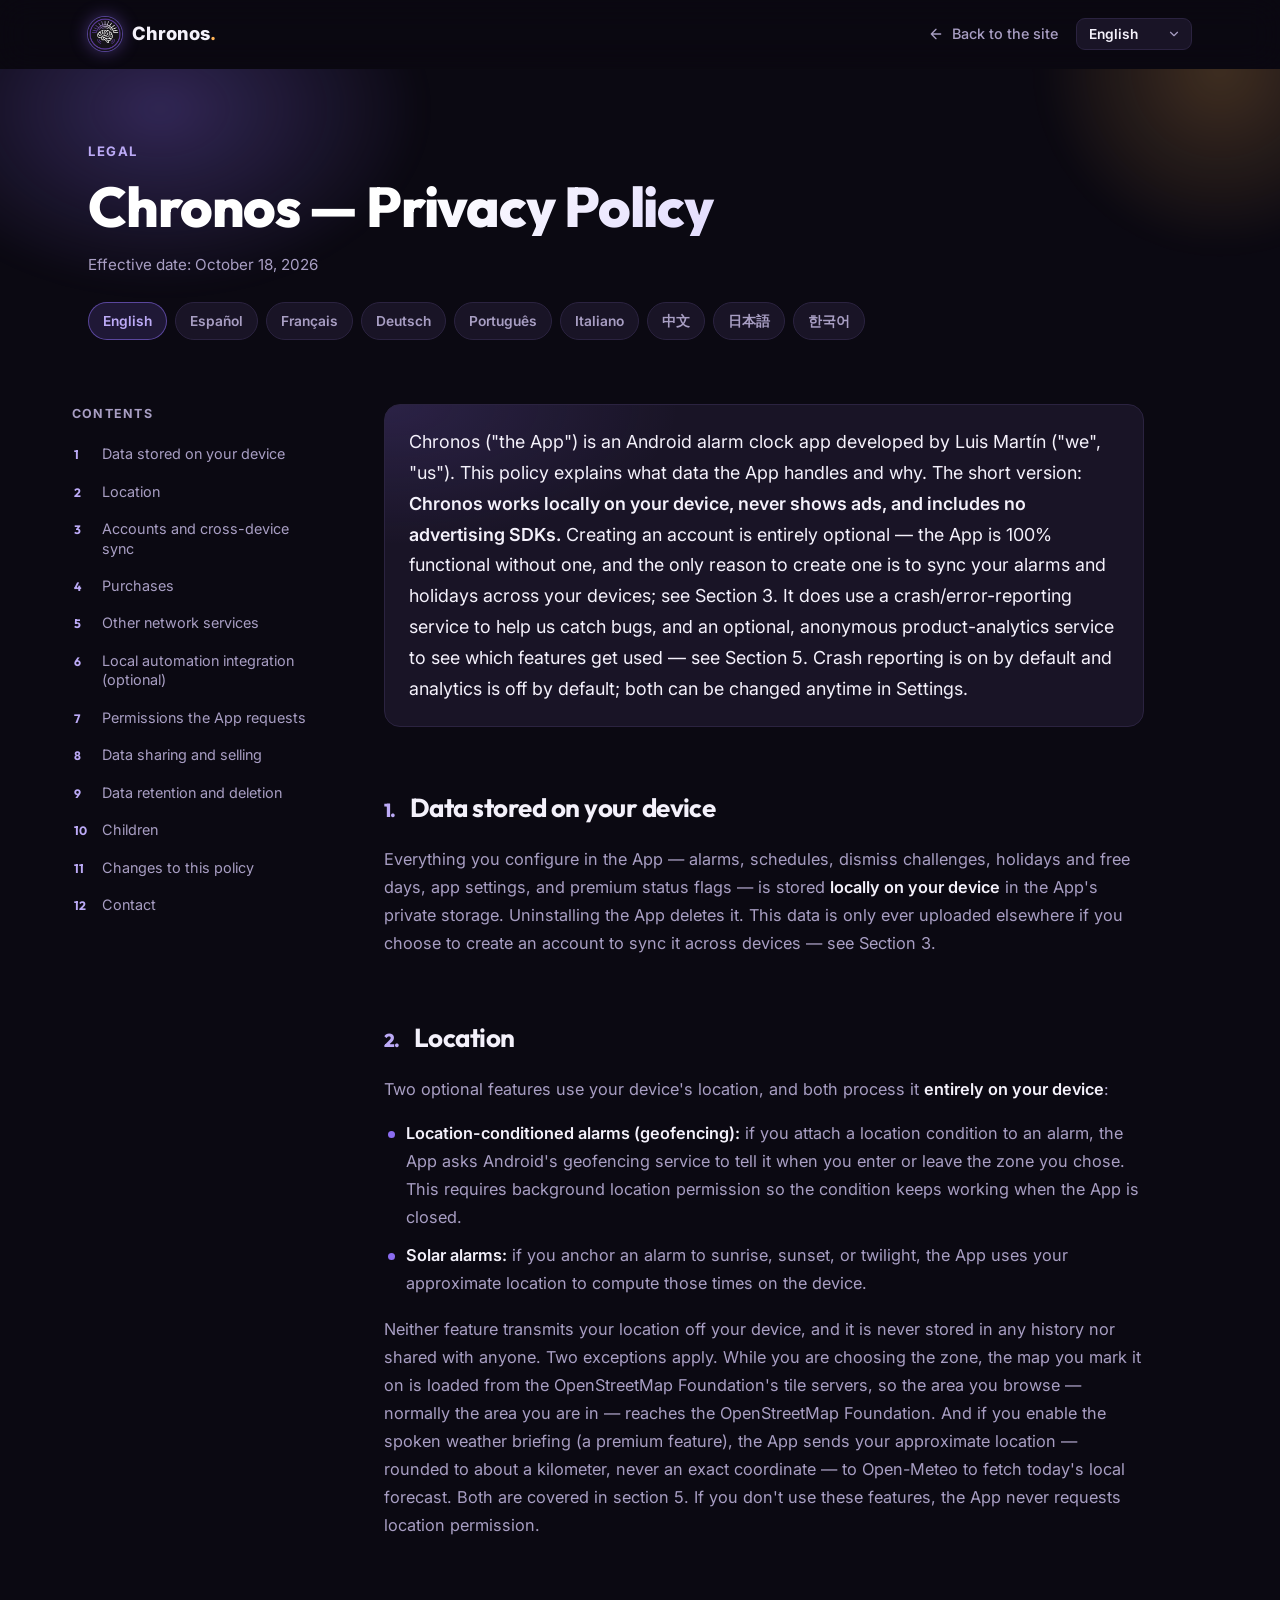
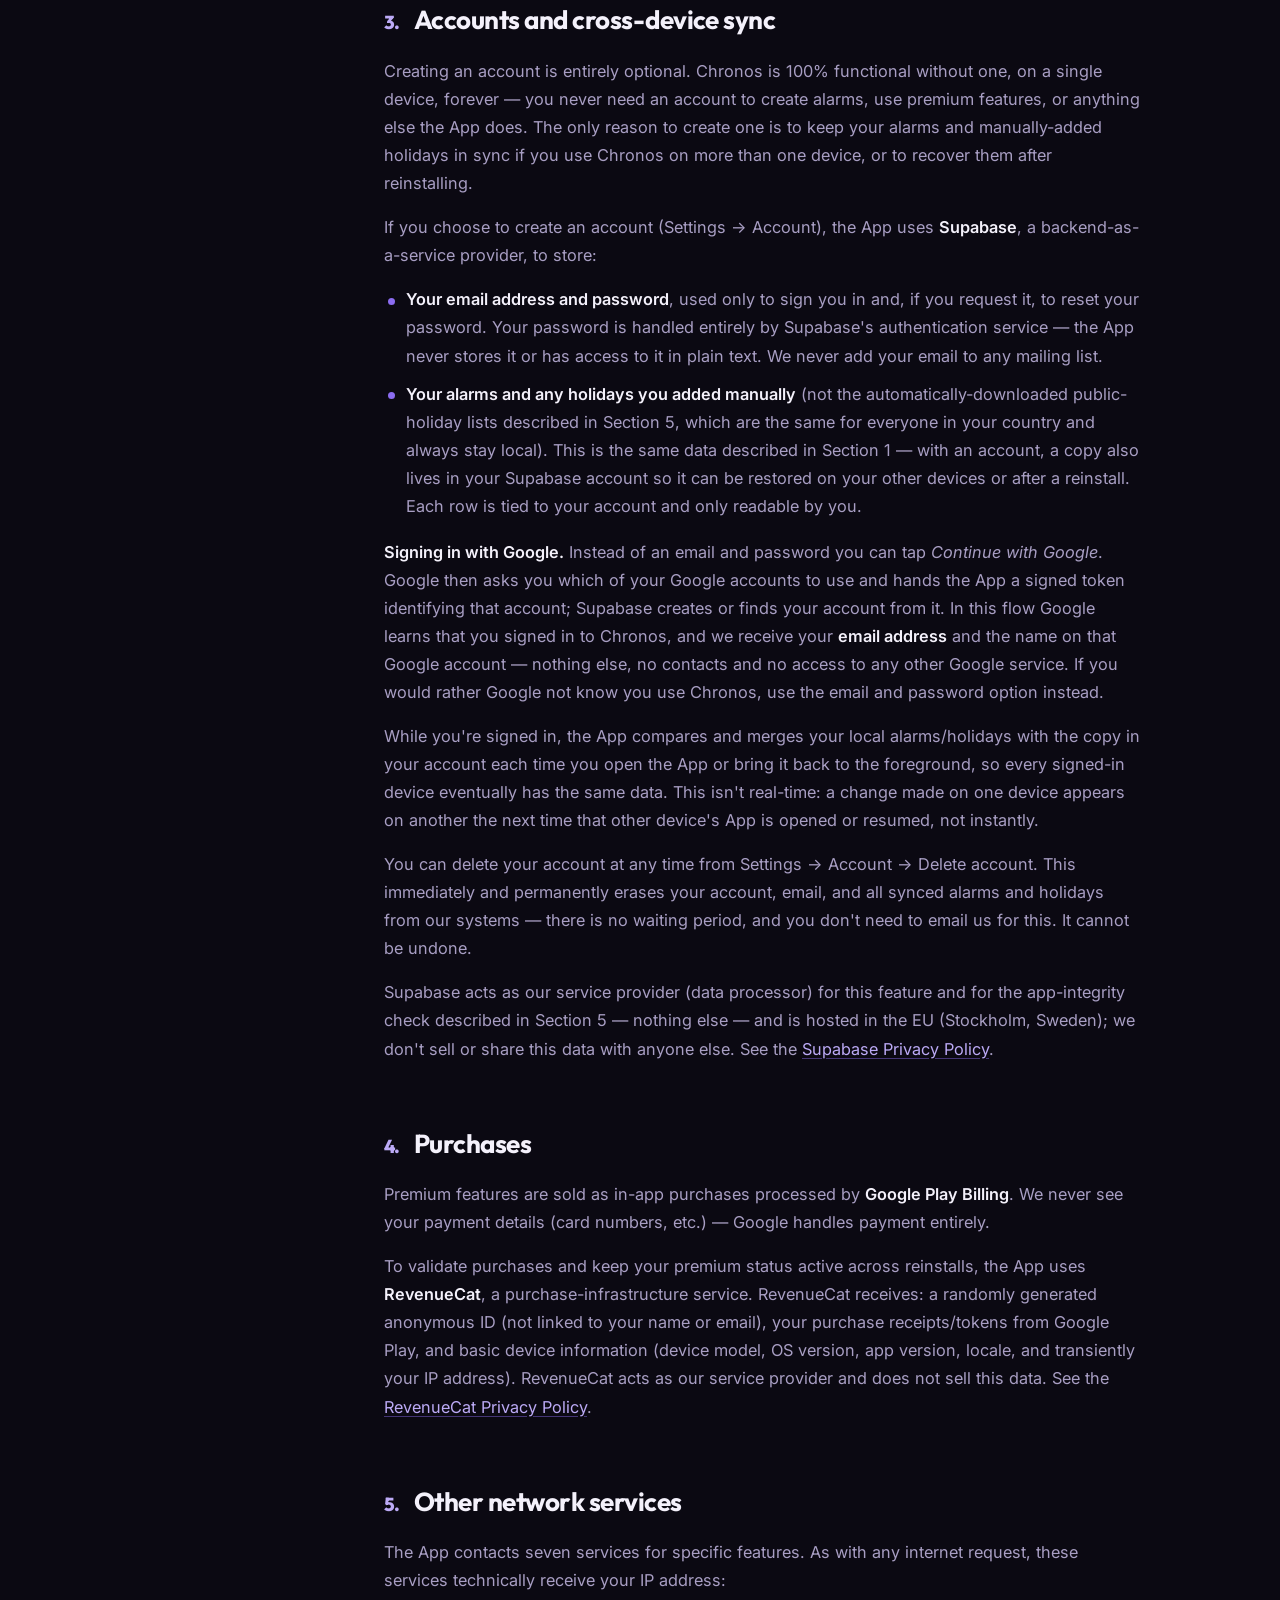
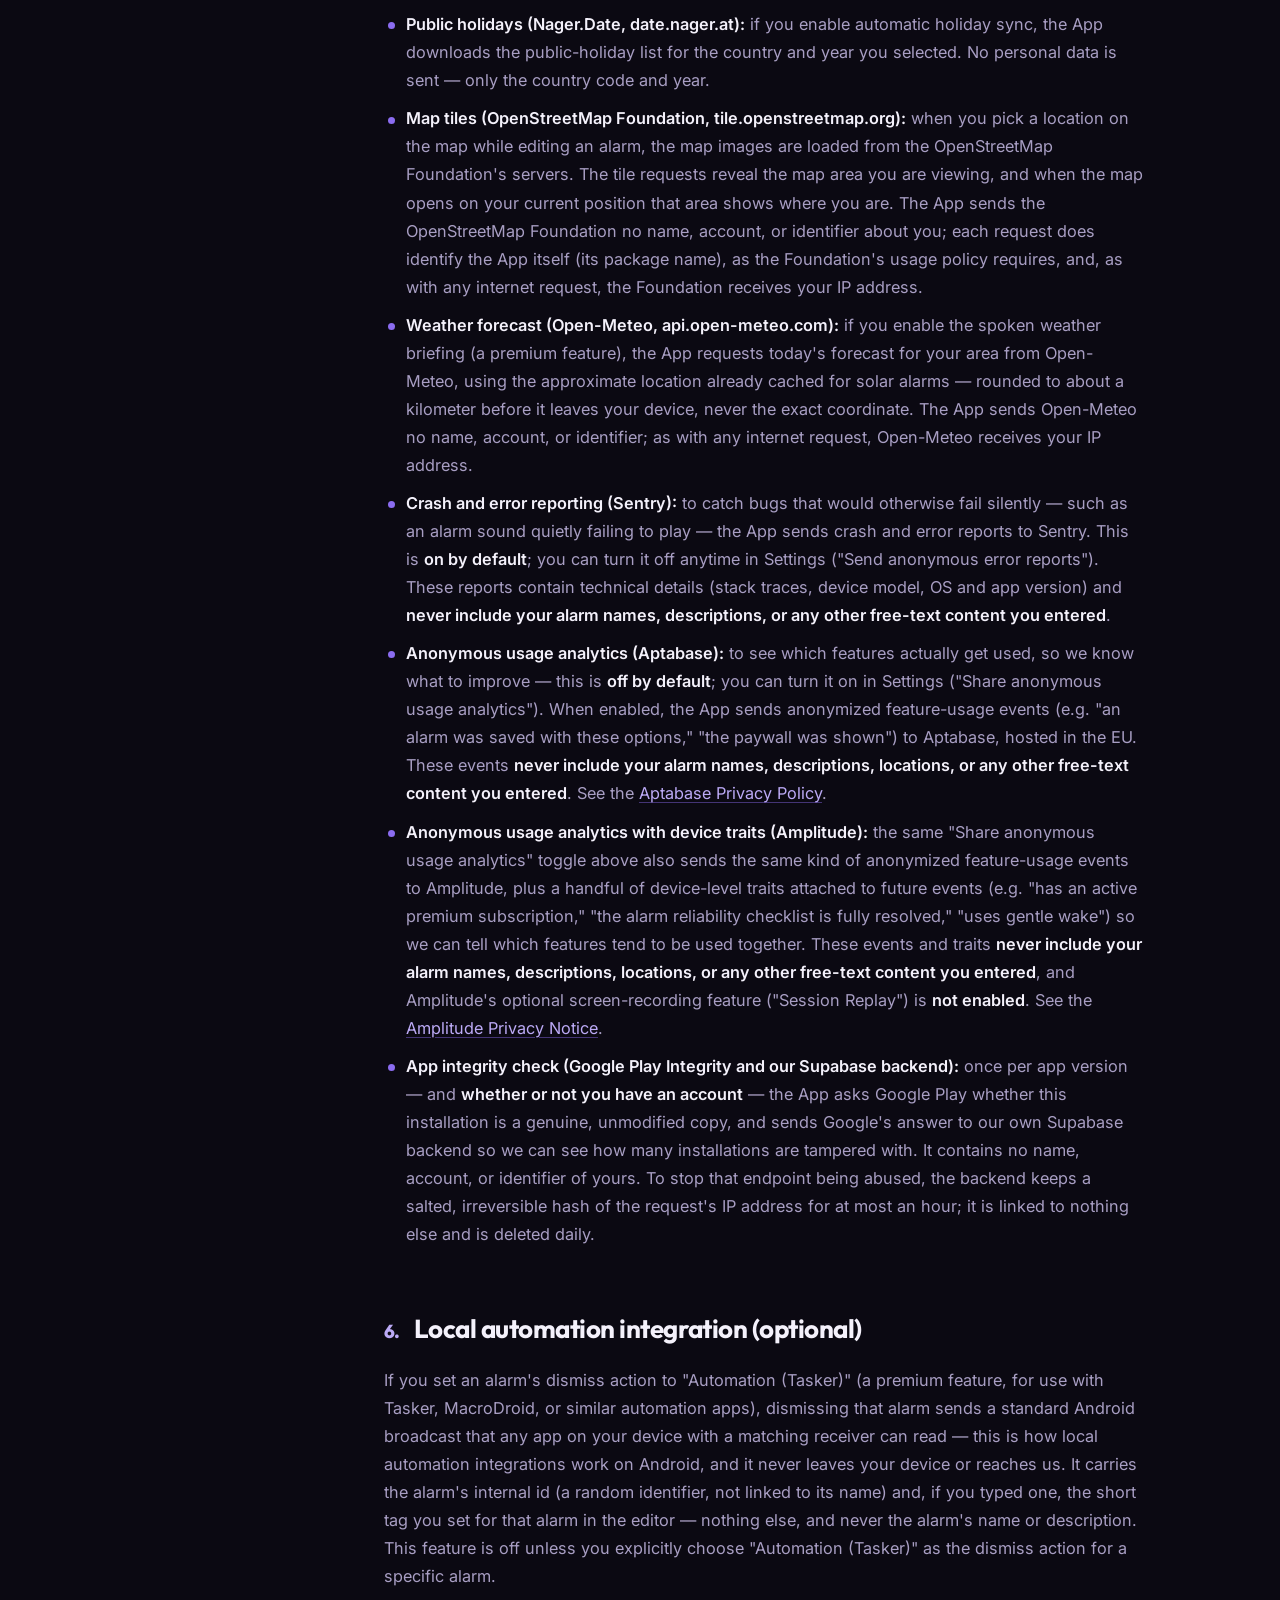
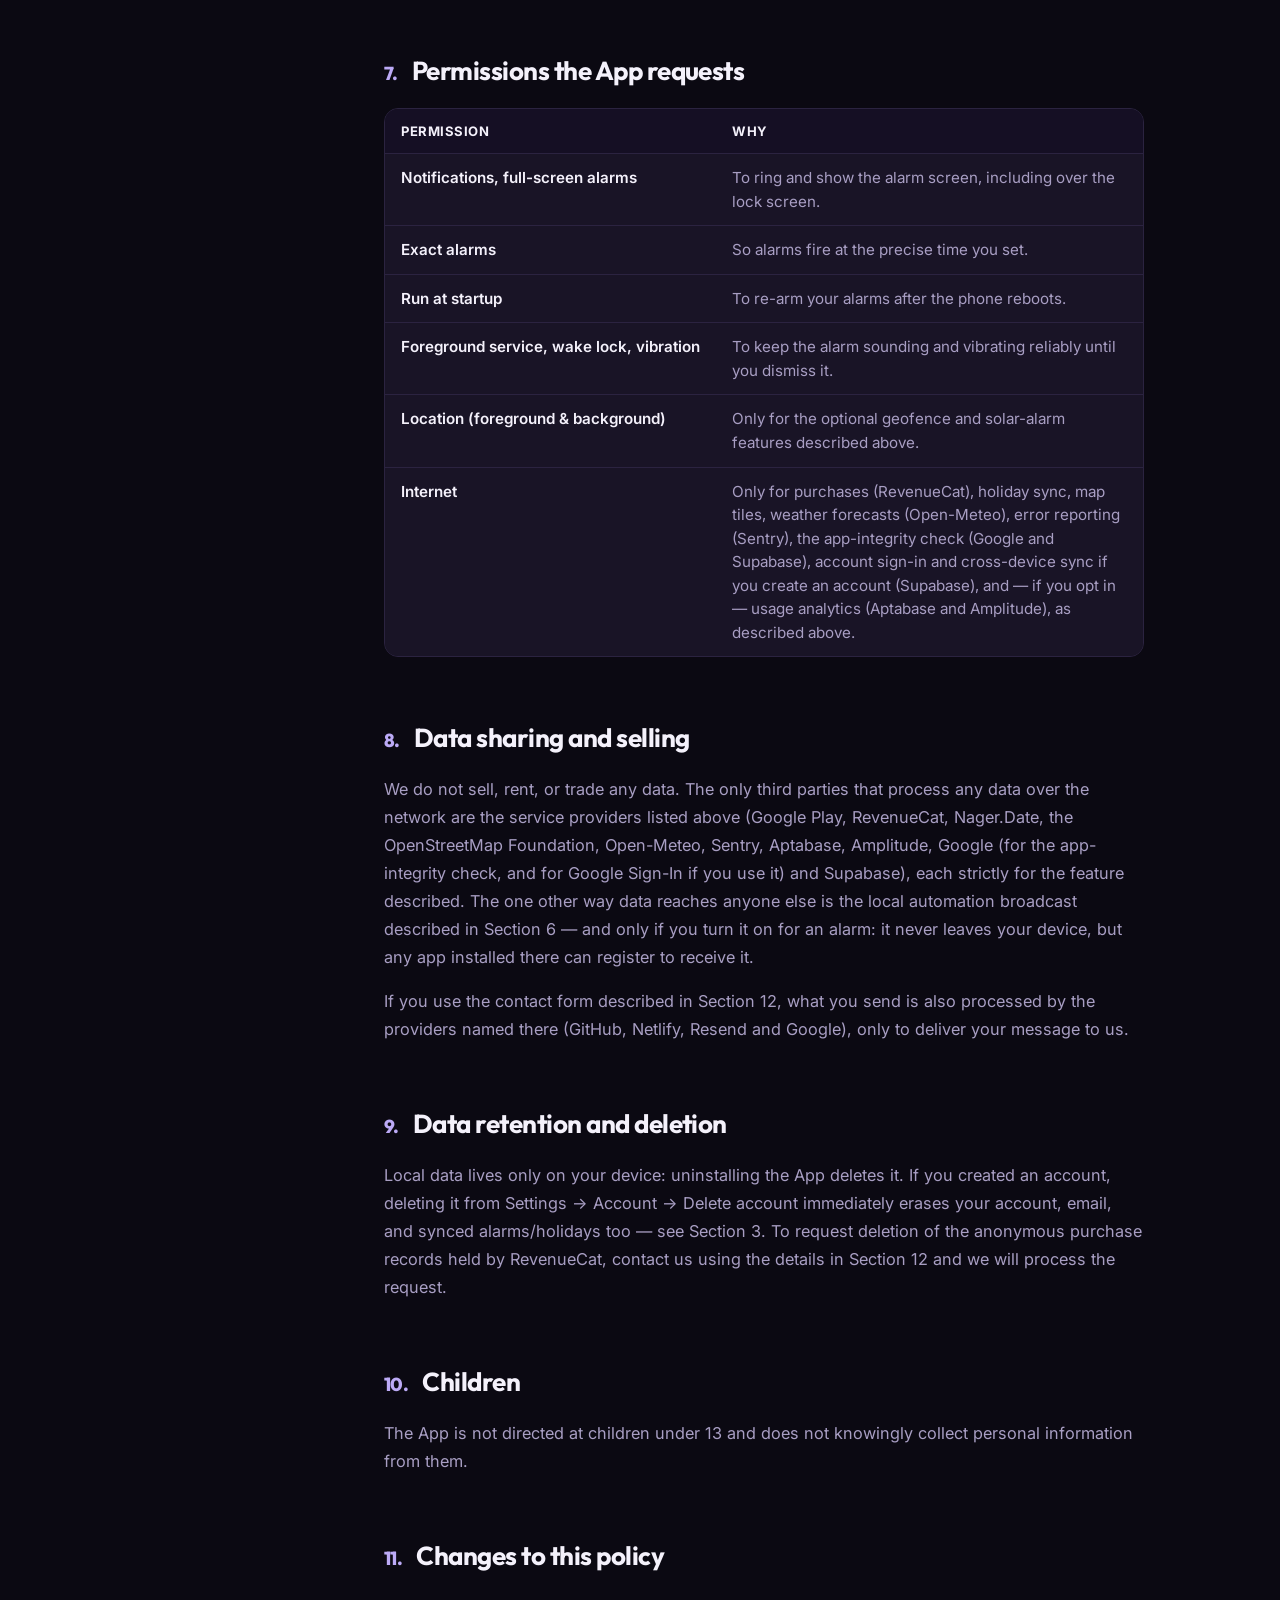
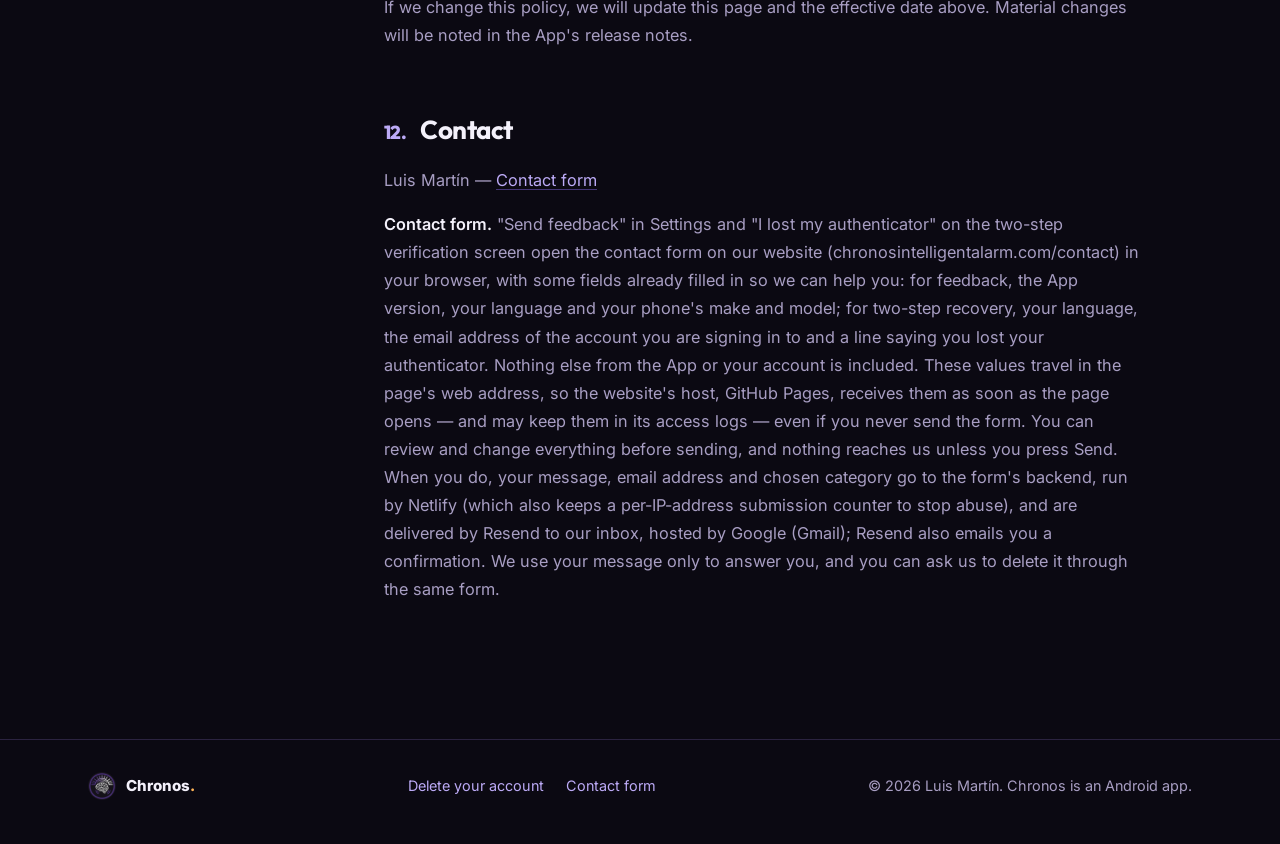
<file: index.html>
<!DOCTYPE html>
<html lang="en">
<head>
<meta charset="utf-8">
<meta name="viewport" content="width=device-width, initial-scale=1">
<title>Chronos — Privacy Policy</title>
<meta name="description" content="Privacy policy of Chronos, the smart alarm clock for Android, in nine languages.">
<meta name="theme-color" content="#0b0912">
<link rel="icon" type="image/png" href="assets/favicon.png">
<link rel="stylesheet" href="legal.css">
<script src="legal.js"></script>
<link rel="preconnect" href="https://fonts.googleapis.com">
<link rel="preconnect" href="https://fonts.gstatic.com" crossorigin>
<link href="https://fonts.googleapis.com/css2?family=Inter:wght@400;500;600;700;800&family=Outfit:wght@600;700;800&display=swap" rel="stylesheet">
</head>
<body>

<header id="top" class="top">
  <div class="wrap top-row">
    <a class="brand" href="https://chronosintelligentalarm.com/">
      <img src="assets/logo.png" alt="" width="34" height="34">
      <span>Chronos<span class="dot">.</span></span>
    </a>
    <div class="top-right">
      <a class="back" href="https://chronosintelligentalarm.com/">
        <svg viewBox="0 0 24 24" width="24" height="24" fill="none" stroke="currentColor" stroke-width="2" stroke-linecap="round" stroke-linejoin="round" aria-hidden="true"><path d="M19 12H5M12 19l-7-7 7-7"></path></svg>
        <span class="back-text"><span data-l="en">Back to the site</span><span data-l="es">Volver a la web</span><span data-l="fr">Retour au site</span><span data-l="de">Zurück zur Website</span><span data-l="pt">Voltar ao site</span><span data-l="it">Torna al sito</span><span data-l="zh">返回网站</span><span data-l="ja">サイトに戻る</span><span data-l="ko">사이트로 돌아가기</span></span>
      </a>
      <label class="lang-select">
        <span class="sr-only">Language</span>
        <select id="lang-select"><option value="en" lang="en">English</option><option value="es" lang="es">Español</option><option value="fr" lang="fr">Français</option><option value="de" lang="de">Deutsch</option><option value="pt" lang="pt">Português</option><option value="it" lang="it">Italiano</option><option value="zh" lang="zh">中文</option><option value="ja" lang="ja">日本語</option><option value="ko" lang="ko">한국어</option></select>
        <svg viewBox="0 0 24 24" width="24" height="24" fill="none" stroke="currentColor" stroke-width="2" stroke-linecap="round" stroke-linejoin="round" aria-hidden="true"><path d="M6 9l6 6 6-6"></path></svg>
      </label>
    </div>
  </div>
</header>

<main>
  <section class="hero">
    <div class="glow" aria-hidden="true"></div>
    <div class="glow-b" aria-hidden="true"></div>
    <div class="wrap hero-inner">
      <div class="kicker">Legal</div>
      <div class="hero-slot" id="hero-slot"></div>
      <nav class="langs" aria-label="Language"><a href="#en" hreflang="en" lang="en">English</a><a href="#es" hreflang="es" lang="es">Español</a><a href="#fr" hreflang="fr" lang="fr">Français</a><a href="#de" hreflang="de" lang="de">Deutsch</a><a href="#pt" hreflang="pt" lang="pt">Português</a><a href="#it" hreflang="it" lang="it">Italiano</a><a href="#zh" hreflang="zh" lang="zh">中文</a><a href="#ja" hreflang="ja" lang="ja">日本語</a><a href="#ko" hreflang="ko" lang="ko">한국어</a></nav>
    </div>
  </section>

  <div class="wrap layout">
    <aside class="side">
      <nav class="toc" aria-label="Contents">
        <div class="toc-label"><span data-l="en">Contents</span><span data-l="es">Contenido</span><span data-l="fr">Sommaire</span><span data-l="de">Inhalt</span><span data-l="pt">Conteúdo</span><span data-l="it">Indice</span><span data-l="zh">目录</span><span data-l="ja">目次</span><span data-l="ko">목차</span></div>
        <div class="toc-links" id="toc-links"></div>
      </nav>
    </aside>
    <article class="doc" id="doc">
<!-- LEGAL:BEGIN — Legal text, copied verbatim from the Chronos repo (docs/legal/). To republish,
     replace everything between LEGAL:BEGIN and LEGAL:END with the updated language blocks
     (<h1 id="en"> … <h1 id="ko"> …). The design is applied by legal.css / legal.js at runtime;
     do not edit the text here. -->
<!-- ============================== EN ============================== -->
<h1 id="en">Chronos — Privacy Policy</h1>
<p class="muted">Effective date: October 18, 2026</p>

<p>Chronos ("the App") is an Android alarm clock app developed by Luis Martín
("we", "us"). This policy explains what data the App handles and why. The short
version: <strong>Chronos works locally on your device, never shows ads, and
includes no advertising SDKs.</strong> Creating an account is entirely
optional — the App is 100% functional without one, and the only reason to
create one is to sync your alarms and holidays across your devices; see
Section 3. It does use a crash/error-reporting service to help us catch bugs,
and an optional, anonymous product-analytics service to see which features get
used — see Section 5. Crash reporting is on by default and analytics is off by
default; both can be changed anytime in Settings.</p>

<h2>1. Data stored on your device</h2>
<p>Everything you configure in the App — alarms, schedules, dismiss challenges,
holidays and free days, app settings, and premium status flags — is stored
<strong>locally on your device</strong> in the App's private storage.
Uninstalling the App deletes it. This data is only ever uploaded elsewhere if
you choose to create an account to sync it across devices — see Section 3.</p>

<h2>2. Location</h2>
<p>Two optional features use your device's location, and both process it
<strong>entirely on your device</strong>:</p>
<ul>
  <li><strong>Location-conditioned alarms (geofencing):</strong> if you attach a
  location condition to an alarm, the App asks Android's geofencing service to
  tell it when you enter or leave the zone you chose. This requires background
  location permission so the condition keeps working when the App is closed.</li>
  <li><strong>Solar alarms:</strong> if you anchor an alarm to sunrise, sunset,
  or twilight, the App uses your approximate location to compute those times on
  the device.</li>
</ul>
<p>Neither feature transmits your location off your device, and it is never
stored in any history nor shared with anyone. Two exceptions apply. While you
are choosing the zone, the map you mark it on is loaded from the OpenStreetMap
Foundation's tile servers, so the area you browse — normally the area you are
in — reaches the OpenStreetMap Foundation. And if you enable
the spoken weather briefing (a premium feature), the App sends your approximate
location — rounded to about a kilometer, never an exact coordinate — to
Open-Meteo to fetch today's local forecast. Both are covered in section 5. If
you don't use these features, the App never requests location permission.</p>

<h2>3. Accounts and cross-device sync</h2>
<p>Creating an account is entirely optional. Chronos is 100% functional without
one, on a single device, forever — you never need an account to create alarms,
use premium features, or anything else the App does. The only reason to create
one is to keep your alarms and manually-added holidays in sync if you use
Chronos on more than one device, or to recover them after reinstalling.</p>
<p>If you choose to create an account (Settings → Account), the App uses
<strong>Supabase</strong>, a backend-as-a-service provider, to store:</p>
<ul>
  <li><strong>Your email address and password</strong>, used only to sign you
  in and, if you request it, to reset your password. Your password is handled
  entirely by Supabase's authentication service — the App never stores it or
  has access to it in plain text. We never add your email to any mailing
  list.</li>
  <li><strong>Your alarms and any holidays you added manually</strong> (not the
  automatically-downloaded public-holiday lists described in Section 5, which
  are the same for everyone in your country and always stay local). This is the
  same data described in Section 1 — with an account, a copy also lives in your
  Supabase account so it can be restored on your other devices or after a
  reinstall. Each row is tied to your account and only readable by you.</li>
</ul>
<p><strong>Signing in with Google.</strong> Instead of an email and password
you can tap <em>Continue with Google</em>. Google then asks you which of your
Google accounts to use and hands the App a signed token identifying that
account; Supabase creates or finds your account from it. In this flow Google
learns that you signed in to Chronos, and we receive your <strong>email
address</strong> and the name on that Google account — nothing else, no contacts
and no access to any other Google service. If you would rather Google not know
you use Chronos, use the email and password option instead.</p>
<p>While you're signed in, the App compares and merges your local alarms/holidays
with the copy in your account each time you open the App or bring it back to the
foreground, so every signed-in device eventually has the same data. This isn't
real-time: a change made on one device appears on another the next time that
other device's App is opened or resumed, not instantly.</p>
<p>You can delete your account at any time from Settings → Account → Delete
account. This immediately and permanently erases your account, email, and all
synced alarms and holidays from our systems — there is no waiting period, and
you don't need to email us for this. It cannot be undone.</p>
<p>Supabase acts as our service provider (data processor) for this feature and
for the app-integrity check described in Section 5 — nothing else — and is
hosted in the EU (Stockholm, Sweden); we don't sell or share this data with
anyone else. See the
<a href="https://supabase.com/privacy">Supabase Privacy Policy</a>.</p>

<h2>4. Purchases</h2>
<p>Premium features are sold as in-app purchases processed by
<strong>Google Play Billing</strong>. We never see your payment details (card
numbers, etc.) — Google handles payment entirely.</p>
<p>To validate purchases and keep your premium status active across reinstalls,
the App uses <strong>RevenueCat</strong>, a purchase-infrastructure service.
RevenueCat receives: a randomly generated anonymous ID (not linked to your name
or email), your purchase receipts/tokens from Google Play, and basic device
information (device model, OS version, app version, locale, and transiently your
IP address). RevenueCat acts as our service provider and does not sell this
data. See the
<a href="https://www.revenuecat.com/privacy/">RevenueCat Privacy Policy</a>.</p>

<h2>5. Other network services</h2>
<p>The App contacts seven services for specific features. As with any internet
request, these services technically receive your IP address:</p>
<ul>
  <li><strong>Public holidays (Nager.Date, date.nager.at):</strong> if you enable
  automatic holiday sync, the App downloads the public-holiday list for the
  country and year you selected. No personal data is sent — only the country
  code and year.</li>
  <li><strong>Map tiles (OpenStreetMap Foundation, tile.openstreetmap.org):</strong>
  when you pick a location on the map while editing an alarm, the map images are
  loaded from the OpenStreetMap Foundation's servers. The tile requests reveal the
  map area you are viewing, and when the map opens on your current position that
  area shows where you are. The App sends the OpenStreetMap Foundation no name,
  account, or identifier about you; each request does identify the App itself
  (its package name), as the Foundation's usage policy requires, and, as with any
  internet request, the Foundation receives your IP address.</li>
  <li><strong>Weather forecast (Open-Meteo, api.open-meteo.com):</strong> if you
  enable the spoken weather briefing (a premium feature), the App requests
  today's forecast for your area from Open-Meteo, using the approximate location
  already cached for solar alarms — rounded to about a kilometer before it
  leaves your device, never the exact coordinate. The App sends Open-Meteo no
  name, account, or identifier; as with any internet request, Open-Meteo
  receives your IP address.</li>
  <li><strong>Crash and error reporting (Sentry):</strong> to catch bugs that
  would otherwise fail silently — such as an alarm sound quietly failing to
  play — the App sends crash and error reports to Sentry. This is <strong>on by
  default</strong>; you can turn it off anytime in Settings ("Send anonymous
  error reports"). These reports contain technical details (stack traces,
  device model, OS and app version) and <strong>never include your alarm
  names, descriptions, or any other free-text content you entered</strong>.</li>
  <li><strong>Anonymous usage analytics (Aptabase):</strong> to see which features
  actually get used, so we know what to improve — this is <strong>off by
  default</strong>; you can turn it on in Settings ("Share anonymous usage
  analytics"). When enabled, the App sends anonymized feature-usage events (e.g.
  "an alarm was saved with these options," "the paywall was shown") to Aptabase,
  hosted in the EU. These events <strong>never include your alarm names,
  descriptions, locations, or any other free-text content you entered</strong>.
  See the <a href="https://aptabase.com/legal/privacy">Aptabase Privacy Policy</a>.</li>
  <li><strong>Anonymous usage analytics with device traits (Amplitude):</strong>
  the same "Share anonymous usage analytics" toggle above also sends the same
  kind of anonymized feature-usage events to Amplitude, plus a handful of
  device-level traits attached to future events (e.g. "has an active premium
  subscription," "the alarm reliability checklist is fully resolved," "uses
  gentle wake") so we can tell which features tend to be used together. These
  events and traits <strong>never include your alarm names, descriptions,
  locations, or any other free-text content you entered</strong>, and
  Amplitude's optional screen-recording feature ("Session Replay") is
  <strong>not enabled</strong>. See the
  <a href="https://amplitude.com/privacy">Amplitude Privacy Notice</a>.</li>
  <li><strong>App integrity check (Google Play Integrity and our Supabase
  backend):</strong> once per app version — and <strong>whether or not you have
  an account</strong> — the App asks Google Play whether this installation is a
  genuine, unmodified copy, and sends Google's answer to our own Supabase
  backend so we can see how many installations are tampered with. It contains no
  name, account, or identifier of yours. To stop that endpoint being abused, the
  backend keeps a salted, irreversible hash of the request's IP address for at
  most an hour; it is linked to nothing else and is deleted daily.</li>
</ul>

<h2>6. Local automation integration (optional)</h2>
<p>If you set an alarm's dismiss action to "Automation (Tasker)" (a premium
feature, for use with Tasker, MacroDroid, or similar automation apps),
dismissing that alarm sends a standard Android broadcast that any app on your
device with a matching receiver can read — this is how local automation
integrations work on Android, and it never leaves your device or reaches us. It
carries the alarm's internal id (a random identifier, not linked to its name)
and, if you typed one, the short tag you set for that alarm in the editor —
nothing else, and never the alarm's name or description. This feature is off
unless you explicitly choose "Automation (Tasker)" as the dismiss action for a
specific alarm.</p>

<h2>7. Permissions the App requests</h2>
<table>
  <tr><th>Permission</th><th>Why</th></tr>
  <tr><td>Notifications, full-screen alarms</td><td>To ring and show the alarm screen, including over the lock screen.</td></tr>
  <tr><td>Exact alarms</td><td>So alarms fire at the precise time you set.</td></tr>
  <tr><td>Run at startup</td><td>To re-arm your alarms after the phone reboots.</td></tr>
  <tr><td>Foreground service, wake lock, vibration</td><td>To keep the alarm sounding and vibrating reliably until you dismiss it.</td></tr>
  <tr><td>Location (foreground &amp; background)</td><td>Only for the optional geofence and solar-alarm features described above.</td></tr>
  <tr><td>Internet</td><td>Only for purchases (RevenueCat), holiday sync, map tiles, weather forecasts (Open-Meteo), error reporting (Sentry), the app-integrity check (Google and Supabase), account sign-in and cross-device sync if you create an account (Supabase), and — if you opt in — usage analytics (Aptabase and Amplitude), as described above.</td></tr>
</table>

<h2>8. Data sharing and selling</h2>
<p>We do not sell, rent, or trade any data. The only third parties that process
any data over the network are the service providers listed above (Google Play,
RevenueCat, Nager.Date, the OpenStreetMap Foundation, Open-Meteo, Sentry,
Aptabase, Amplitude, Google (for the app-integrity check, and for Google Sign-In
if you use it) and Supabase), each strictly for the feature described. The one
other way data reaches anyone else is the local automation broadcast described
in Section 6 — and only if you turn it on for an alarm: it never leaves your
device, but any app installed there can register to receive it.</p>

<p>If you use the contact form described in Section 12, what you send is also processed by the providers named there (GitHub, Netlify, Resend and Google), only to deliver your message to us.</p>

<h2>9. Data retention and deletion</h2>
<p>Local data lives only on your device: uninstalling the App deletes it. If you
created an account, deleting it from Settings → Account → Delete account
immediately erases your account, email, and synced alarms/holidays too — see
Section 3. To request deletion of the anonymous purchase records held by
RevenueCat, contact us using the details in Section 12 and we will process the
request.</p>

<h2>10. Children</h2>
<p>The App is not directed at children under 13 and does not knowingly collect
personal information from them.</p>

<h2>11. Changes to this policy</h2>
<p>If we change this policy, we will update this page and the effective date
above. Material changes will be noted in the App's release notes.</p>

<h2>12. Contact</h2>
<p>Luis Martín — <a href="https://chronosintelligentalarm.com/contact/">Contact form</a></p>
<p><strong>Contact form.</strong> "Send feedback" in Settings and "I lost my authenticator" on the two-step verification screen open the contact form on our website (chronosintelligentalarm.com/contact) in your browser, with some fields already filled in so we can help you: for feedback, the App version, your language and your phone's make and model; for two-step recovery, your language, the email address of the account you are signing in to and a line saying you lost your authenticator. Nothing else from the App or your account is included. These values travel in the page's web address, so the website's host, GitHub Pages, receives them as soon as the page opens — and may keep them in its access logs — even if you never send the form. You can review and change everything before sending, and nothing reaches us unless you press Send. When you do, your message, email address and chosen category go to the form's backend, run by Netlify (which also keeps a per-IP-address submission counter to stop abuse), and are delivered by Resend to our inbox, hosted by Google (Gmail); Resend also emails you a confirmation. We use your message only to answer you, and you can ask us to delete it through the same form.</p>

<hr class="divider">

<!-- ============================== ES ============================== -->
<h1 id="es">Chronos — Política de Privacidad</h1>
<p class="muted">Fecha de entrada en vigor: 18 de octubre de 2026</p>

<p>Chronos («la App») es una aplicación de alarmas para Android desarrollada por
Luis Martín («nosotros»). Esta política explica qué datos maneja la App y por
qué. La versión corta: <strong>Chronos funciona localmente en tu dispositivo,
nunca muestra anuncios y no incluye SDKs de publicidad.</strong> Crear una
cuenta es totalmente opcional — la App es 100 % funcional sin ella, y la única
razón para crear una es sincronizar tus alarmas y festivos entre tus
dispositivos; ver la sección 3. Sí usa un servicio de informes de errores para
ayudarnos a detectar fallos, y un servicio opcional y anónimo de analítica de
producto para saber qué funciones se usan — ver la sección 5. Los informes de
errores están activados por defecto y la analítica está desactivada por
defecto; ambos se pueden cambiar en cualquier momento en Ajustes.</p>

<h2>1. Datos almacenados en tu dispositivo</h2>
<p>Todo lo que configuras en la App — alarmas, horarios, desafíos para apagarlas,
festivos y días libres, ajustes y el estado premium — se guarda
<strong>localmente en tu dispositivo</strong>, en el almacenamiento privado de la
App. Al desinstalar la App se eliminan. Estos datos solo se suben a algún otro
sitio si decides crear una cuenta para sincronizarlos entre dispositivos — ver
la sección 3.</p>

<h2>2. Ubicación</h2>
<p>Dos funciones opcionales usan la ubicación del dispositivo, y ambas la
procesan <strong>íntegramente en tu dispositivo</strong>:</p>
<ul>
  <li><strong>Alarmas condicionadas por ubicación (geovallas):</strong> si añades
  una condición de ubicación a una alarma, la App pide al servicio de geovallas
  de Android que le avise cuando entras o sales de la zona elegida. Esto requiere
  el permiso de ubicación en segundo plano para que la condición siga funcionando
  con la App cerrada.</li>
  <li><strong>Alarmas solares:</strong> si anclas una alarma al amanecer, al
  atardecer o al crepúsculo, la App usa tu ubicación aproximada para calcular
  esas horas en el propio dispositivo.</li>
</ul>
<p>Ninguna de las dos funciones envía tu ubicación fuera del dispositivo, que
tampoco se guarda en ningún historial ni se comparte con nadie. Hay dos
excepciones. Mientras eliges la zona, el mapa en el que la marcas se carga desde
los servidores de teselas de la OpenStreetMap Foundation, así que la zona que
consultas — normalmente aquella en la que estás — llega a la OpenStreetMap
Foundation. Y si activas el briefing hablado del tiempo (función premium),
la App envía tu ubicación aproximada — redondeada a un kilómetro
aproximadamente, nunca una coordenada exacta — a Open-Meteo para consultar la
previsión local del día. Ambas se explican en la sección 5. Si no usas estas
funciones, la App nunca solicita el permiso de ubicación.</p>

<h2>3. Cuentas y sincronización entre dispositivos</h2>
<p>Crear una cuenta es totalmente opcional. Chronos es 100 % funcional sin
ella, en un solo dispositivo, para siempre — nunca necesitas una cuenta para
crear alarmas, usar las funciones premium ni nada más de lo que hace la App.
La única razón para crear una es mantener sincronizados tus alarmas y los
festivos que añades manualmente si usas Chronos en más de un dispositivo, o
para recuperarlos tras reinstalar la App.</p>
<p>Si decides crear una cuenta (Ajustes → Cuenta), la App usa
<strong>Supabase</strong>, un proveedor de infraestructura backend, para
guardar:</p>
<ul>
  <li><strong>Tu correo electrónico y contraseña</strong>, usados solo para
  iniciar sesión y, si lo solicitas, restablecer tu contraseña. Tu contraseña la
  gestiona por completo el servicio de autenticación de Supabase — la App nunca
  la guarda ni tiene acceso a ella en texto plano. Nunca añadimos tu correo a
  ninguna lista de distribución.</li>
  <li><strong>Tus alarmas y los festivos que añadas manualmente</strong> (no las
  listas de festivos descargadas automáticamente descritas en la sección 5, que
  son las mismas para todos en tu país y siempre se quedan en el dispositivo).
  Son los mismos datos descritos en la sección 1 — con una cuenta, una copia
  también vive en tu cuenta de Supabase, para poder restaurarla en tus otros
  dispositivos o tras una reinstalación. Cada fila está vinculada a tu cuenta y
  solo tú puedes leerla.</li>
</ul>
<p><strong>Iniciar sesión con Google.</strong> En lugar de correo y contraseña
puedes pulsar <em>Continuar con Google</em>. Google te pregunta entonces cuál de
tus cuentas de Google quieres usar y entrega a la App un token firmado que
identifica esa cuenta; Supabase crea o localiza tu cuenta a partir de él. En ese
flujo Google se entera de que has iniciado sesión en Chronos, y nosotros
recibimos tu <strong>dirección de correo</strong> y el nombre de esa cuenta de
Google — nada más: ni contactos, ni acceso a ningún otro servicio de Google. Si
prefieres que Google no sepa que usas Chronos, usa la opción de correo y
contraseña.</p>
<p>Mientras tienes la sesión iniciada, la App compara y fusiona tus alarmas y
festivos locales con la copia de tu cuenta cada vez que abres la App o la
vuelves a poner en primer plano, para que todos tus dispositivos con sesión
iniciada acaben con los mismos datos. No es en tiempo real: un cambio hecho en
un dispositivo aparece en otro la próxima vez que ese otro dispositivo abra la
App o la reanude, no al instante.</p>
<p>Puedes eliminar tu cuenta en cualquier momento desde Ajustes → Cuenta →
Eliminar cuenta. Esto borra de inmediato y de forma permanente tu cuenta, tu
correo y todas las alarmas y festivos sincronizados de nuestros sistemas — no
hay ningún periodo de espera y no necesitas escribirnos para esto. No se puede
deshacer.</p>
<p>Supabase actúa como nuestro encargado de tratamiento para esta función y para
la comprobación de integridad descrita en la Sección 5 —para nada más—, y está
alojado en la UE (Estocolmo, Suecia); no vendemos ni compartimos estos datos
con nadie más. Consulta la
<a href="https://supabase.com/privacy">Política de Privacidad de Supabase</a>.</p>

<h2>4. Compras</h2>
<p>Las funciones premium se venden como compras dentro de la aplicación
procesadas por <strong>Google Play Billing</strong>. Nunca vemos tus datos de
pago (números de tarjeta, etc.): Google gestiona el pago por completo.</p>
<p>Para validar las compras y mantener tu estado premium activo entre
reinstalaciones, la App usa <strong>RevenueCat</strong>, un servicio de
infraestructura de compras. RevenueCat recibe: un identificador anónimo generado
aleatoriamente (no vinculado a tu nombre ni a tu correo), los recibos/tokens de
compra de Google Play y datos básicos del dispositivo (modelo, versión del
sistema, versión de la app, idioma y, de forma transitoria, tu dirección IP).
RevenueCat actúa como nuestro encargado de tratamiento y no vende estos datos.
Consulta la <a href="https://www.revenuecat.com/privacy/">Política de
Privacidad de RevenueCat</a>.</p>

<h2>5. Otros servicios de red</h2>
<p>La App se conecta a siete servicios para funciones concretas. Como en
cualquier petición por internet, estos servicios reciben técnicamente tu
dirección IP:</p>
<ul>
  <li><strong>Festivos públicos (Nager.Date, date.nager.at):</strong> si activas
  la sincronización automática de festivos, la App descarga la lista de festivos
  del país y año que seleccionaste. No se envía ningún dato personal — solo el
  código de país y el año.</li>
  <li><strong>Teselas de mapa (OpenStreetMap Foundation, tile.openstreetmap.org):</strong>
  al elegir una ubicación en el mapa mientras editas una alarma, las imágenes del
  mapa se cargan desde los servidores de la OpenStreetMap Foundation. Las
  peticiones revelan la zona del mapa que estás viendo y, cuando el mapa se abre
  en tu posición actual, esa zona muestra dónde estás. La App no envía a la
  OpenStreetMap Foundation tu nombre, tu cuenta ni ningún identificador tuyo;
  cada petición sí identifica a la propia App (su nombre de paquete), como exige
  la política de uso de la Fundación, y, como en cualquier petición por internet,
  la Fundación recibe tu dirección IP.</li>
  <li><strong>Previsión meteorológica (Open-Meteo, api.open-meteo.com):</strong>
  si activas el briefing hablado del tiempo (función premium), la App pide a
  Open-Meteo la previsión del día para tu zona, usando la ubicación aproximada
  ya guardada en caché para las alarmas solares — redondeada a un kilómetro
  aproximadamente antes de salir del dispositivo, nunca la coordenada exacta.
  La App no envía a Open-Meteo tu nombre, tu cuenta ni ningún identificador;
  como en cualquier petición por internet, Open-Meteo recibe tu dirección
  IP.</li>
  <li><strong>Informes de errores (Sentry):</strong> para detectar fallos que de
  otro modo pasarían inadvertidos — como un sonido de alarma que deja de
  funcionar sin ningún aviso — la App envía informes de errores y cierres
  inesperados a Sentry. Está <strong>activado por defecto</strong>; puedes
  desactivarlo cuando quieras en Ajustes ("Enviar informes de errores
  anónimos"). Estos informes contienen detalles técnicos (trazas de pila,
  modelo de dispositivo, versión del sistema y de la app) y
  <strong>nunca incluyen el nombre, la descripción ni ningún otro texto libre
  que hayas introducido en tus alarmas</strong>.</li>
  <li><strong>Analítica de uso anónima (Aptabase):</strong> para saber qué
  funciones se usan realmente y así saber qué mejorar — está
  <strong>desactivada por defecto</strong>; puedes activarla en Ajustes
  ("Compartir análisis de uso anónimos"). Si la activas, la App envía a Aptabase
  eventos anonimizados de uso de funciones (por ejemplo, «se guardó una alarma
  con estas opciones», «se mostró el muro de pago»), alojado en la UE. Estos
  eventos <strong>nunca incluyen los nombres, descripciones o ubicaciones de tus
  alarmas, ni ningún otro contenido de texto libre que hayas introducido</strong>.
  Consulta la <a href="https://aptabase.com/legal/privacy">Política de Privacidad de
  Aptabase</a>.</li>
  <li><strong>Analítica de uso anónima con rasgos de dispositivo (Amplitude):</strong>
  el mismo interruptor "Compartir análisis de uso anónimos" de arriba también
  envía el mismo tipo de eventos anonimizados de uso de funciones a Amplitude,
  además de un puñado de rasgos a nivel de dispositivo que se adjuntan a los
  eventos futuros (p. ej. «tiene una suscripción premium activa», «la
  checklist de fiabilidad de alarmas está completa», «usa el despertar
  suave») para poder ver qué funciones tienden a usarse juntas. Estos eventos
  y rasgos <strong>nunca incluyen los nombres, descripciones o ubicaciones de
  tus alarmas, ni ningún otro contenido de texto libre que hayas
  introducido</strong>, y la función opcional de grabación de pantalla de
  Amplitude ("Session Replay") <strong>no está activada</strong>. Consulta el
  <a href="https://amplitude.com/privacy">Aviso de Privacidad de
  Amplitude</a>.</li>
  <li><strong>Comprobación de integridad de la app (Google Play Integrity y
  nuestro backend de Supabase):</strong> una vez por versión de la app —y
  <strong>tengas cuenta o no</strong>— la App pregunta a Google Play si esta
  instalación es una copia genuina y sin modificar, y envía la respuesta de
  Google a nuestro propio backend de Supabase para que podamos saber cuántas
  instalaciones están manipuladas. No incluye tu nombre, tu cuenta ni ningún
  identificador tuyo. Para evitar el abuso de ese punto de acceso, el backend
  guarda un hash irreversible y salado de la dirección IP de la petición durante
  como mucho una hora; no se vincula a nada más y se borra a diario.</li>
</ul>

<h2>6. Integración con la automatización local (opcional)</h2>
<p>Si configuras la acción al apagar de una alarma como "Automatización (Tasker)"
(función premium, para usarla con Tasker, MacroDroid o apps de automatización
similares), al apagar esa alarma la App envía una difusión estándar de Android
que puede leer cualquier app de tu dispositivo que tenga registrado un receptor
para ella — así es como funcionan en Android las integraciones de automatización
locales, y esa difusión nunca sale de tu dispositivo ni llega hasta nosotros.
Lleva el identificador interno de la alarma (un identificador aleatorio, no
vinculado a su nombre) y, si la escribiste, la etiqueta corta que le pusiste a
esa alarma en el editor — nada más, y nunca el nombre ni la descripción de la
alarma. Esta función está desactivada salvo que elijas expresamente
"Automatización (Tasker)" como acción al apagar de una alarma concreta.</p>

<h2>7. Permisos que solicita la App</h2>
<table>
  <tr><th>Permiso</th><th>Para qué</th></tr>
  <tr><td>Notificaciones, alarmas a pantalla completa</td><td>Para sonar y mostrar la pantalla de alarma, incluso sobre la pantalla de bloqueo.</td></tr>
  <tr><td>Alarmas exactas</td><td>Para que las alarmas suenen a la hora exacta que configuraste.</td></tr>
  <tr><td>Ejecutarse al inicio</td><td>Para reprogramar tus alarmas tras reiniciar el teléfono.</td></tr>
  <tr><td>Servicio en primer plano, wake lock, vibración</td><td>Para que la alarma siga sonando y vibrando de forma fiable hasta que la apagues.</td></tr>
  <tr><td>Ubicación (en uso y en segundo plano)</td><td>Solo para las funciones opcionales de geovallas y alarmas solares descritas arriba.</td></tr>
  <tr><td>Internet</td><td>Solo para compras (RevenueCat), sincronización de festivos, teselas de mapa, previsión meteorológica (Open-Meteo), informes de errores (Sentry), la comprobación de integridad (Google y Supabase), inicio de sesión y sincronización entre dispositivos si creas una cuenta (Supabase) y — si la activas — analítica de uso (Aptabase y Amplitude), según lo descrito arriba.</td></tr>
</table>

<h2>8. Compartición y venta de datos</h2>
<p>No vendemos, alquilamos ni intercambiamos ningún dato. Los únicos terceros
que procesan algún dato a través de la red son los proveedores de servicio
listados arriba (Google Play, RevenueCat, Nager.Date, la OpenStreetMap
Foundation, Open-Meteo, Sentry, Aptabase, Amplitude, Google (para la
comprobación de integridad, y para el inicio de sesión con Google si lo usas) y
Supabase), cada uno estrictamente para la función descrita. La única otra vía
por la que algún dato llega a otros es la difusión de automatización local
descrita en la sección 6 — y solo si la activas en alguna alarma: nunca sale de
tu dispositivo, pero cualquier app instalada en él puede registrarse para
recibirla.</p>

<p>Si usas el formulario de contacto descrito en la Sección 12, lo que envíes lo tratan además los proveedores que allí se nombran (GitHub, Netlify, Resend y Google), solo para hacernos llegar tu mensaje.</p>

<h2>9. Conservación y eliminación de datos</h2>
<p>Los datos locales viven solo en tu dispositivo: al desinstalar la App se
eliminan. Si creaste una cuenta, eliminarla desde Ajustes → Cuenta → Eliminar
cuenta borra de inmediato tu cuenta, tu correo y las alarmas/festivos
sincronizados también — ver la sección 3. Para solicitar la eliminación de los
registros anónimos de compra que conserva RevenueCat, escríbenos usando
los datos de la sección 12 y tramitaremos la solicitud.</p>

<h2>10. Menores</h2>
<p>La App no está dirigida a menores de 13 años y no recoge conscientemente
información personal de menores.</p>

<h2>11. Cambios en esta política</h2>
<p>Si cambiamos esta política, actualizaremos esta página y la fecha de entrada
en vigor. Los cambios relevantes se indicarán en las notas de versión de la
App.</p>

<h2>12. Contacto</h2>
<p>Luis Martín — <a href="https://chronosintelligentalarm.com/contact/">Formulario de contacto</a></p>
<p><strong>Formulario de contacto.</strong> «Enviar comentarios», en Ajustes, y «He perdido mi autenticador», en la pantalla de verificación en dos pasos, abren en tu navegador el formulario de contacto de nuestra web (chronosintelligentalarm.com/contact) con algunos campos ya rellenos para poder ayudarte: en los comentarios, la versión de la App, tu idioma y la marca y el modelo de tu teléfono; en la recuperación de la verificación en dos pasos, tu idioma, el correo de la cuenta con la que estás iniciando sesión y una línea que dice que has perdido tu autenticador. No se incluye nada más de la App ni de tu cuenta. Estos datos viajan en la dirección web de la página, así que el alojamiento de la web, GitHub Pages, los recibe en cuanto se abre la página —y puede conservarlos en sus registros de acceso—, aunque no llegues a enviar el formulario. Puedes revisarlo y cambiarlo todo antes de enviar, y nada nos llega si no pulsas Enviar. Cuando lo haces, tu mensaje, tu correo y la categoría elegida van al servidor del formulario, que gestiona Netlify (que además lleva un contador de envíos por dirección IP para evitar abusos), y Resend los entrega en nuestro buzón, alojado por Google (Gmail); Resend también te envía un correo de confirmación. Usamos tu mensaje solo para responderte, y puedes pedirnos que lo borremos desde ese mismo formulario.</p>

<hr class="divider">

<!-- ============================== FR ============================== -->
<h1 id="fr">Chronos — Politique de Confidentialité</h1>
<p class="muted">Date d'entrée en vigueur : 18 octobre 2026</p>

<p>Chronos (« l'App ») est une application de réveil pour Android développée par
Luis Martín (« nous »). Cette politique explique quelles données l'App traite et
pourquoi. En résumé : <strong>Chronos fonctionne localement sur votre appareil,
n'affiche jamais de publicité et n'intègre aucun SDK publicitaire.</strong>
Créer un compte est entièrement optionnel — l'App est fonctionnelle à 100 %
sans compte, et la seule raison d'en créer un est de synchroniser vos alarmes
et jours fériés entre vos appareils ; voir la section 3. Elle utilise un
service de rapports d'erreurs pour nous aider à détecter des bugs, ainsi qu'un
service optionnel et anonyme d'analyse produit pour savoir quelles
fonctionnalités sont utilisées — voir la section 5. Les rapports d'erreurs sont
activés par défaut et l'analyse est désactivée par défaut ; les deux peuvent
être modifiés à tout moment dans les Paramètres.</p>

<h2>1. Données stockées sur votre appareil</h2>
<p>Tout ce que vous configurez dans l'App — alarmes, horaires, défis d'arrêt,
jours fériés et jours de repos, réglages et statut premium — est stocké
<strong>localement sur votre appareil</strong>, dans l'espace privé de l'App.
Désinstaller l'App les supprime. Ces données ne sont envoyées ailleurs que si
vous choisissez de créer un compte pour les synchroniser entre appareils — voir
la section 3.</p>

<h2>2. Localisation</h2>
<p>Deux fonctions optionnelles utilisent la localisation de l'appareil, et
toutes deux la traitent <strong>entièrement sur votre appareil</strong> :</p>
<ul>
  <li><strong>Alarmes conditionnées par la position (géorepérage) :</strong> si
  vous associez une condition de localisation à une alarme, l'App demande au
  service de géorepérage d'Android de la prévenir lorsque vous entrez dans la
  zone choisie ou en sortez. Cela nécessite l'autorisation de localisation en
  arrière-plan pour que la condition continue de fonctionner quand l'App est
  fermée.</li>
  <li><strong>Alarmes solaires :</strong> si vous ancrez une alarme au lever du
  soleil, au coucher du soleil ou au crépuscule, l'App utilise votre position
  approximative pour calculer ces horaires sur l'appareil.</li>
</ul>
<p>Aucune de ces deux fonctions ne transmet votre position hors de votre
appareil ; elle n'est jamais conservée dans un historique ni partagée. Deux
exceptions s'appliquent. Pendant que vous choisissez la zone, la carte sur
laquelle vous la placez est chargée depuis les serveurs de tuiles de
l'OpenStreetMap Foundation, de sorte que la zone que vous consultez —
normalement celle où vous vous trouvez — parvient à l'OpenStreetMap Foundation.
Et si
vous activez le briefing vocal météo (fonction premium), l'App envoie votre
position approximative — arrondie à environ un kilomètre, jamais une coordonnée
exacte — à Open-Meteo pour récupérer les prévisions locales du jour. Les deux
sont détaillées à la section 5. Si vous n'utilisez pas ces fonctions, l'App ne
demande jamais l'autorisation de localisation.</p>

<h2>3. Comptes et synchronisation entre appareils</h2>
<p>Créer un compte est entièrement optionnel. Chronos est fonctionnelle à 100 %
sans compte, sur un seul appareil, pour toujours — vous n'avez jamais besoin
d'un compte pour créer des alarmes, utiliser les fonctions premium, ou quoi que
ce soit d'autre que fait l'App. La seule raison d'en créer un est de garder vos
alarmes et les jours fériés ajoutés manuellement synchronisés si vous utilisez
Chronos sur plusieurs appareils, ou de les récupérer après une réinstallation.</p>
<p>Si vous choisissez de créer un compte (Paramètres → Compte), l'App utilise
<strong>Supabase</strong>, un fournisseur d'infrastructure backend, pour
stocker :</p>
<ul>
  <li><strong>Votre adresse e-mail et votre mot de passe</strong>, utilisés
  uniquement pour vous connecter et, si vous le demandez, réinitialiser votre
  mot de passe. Votre mot de passe est géré entièrement par le service
  d'authentification de Supabase — l'App ne le stocke jamais et n'y a jamais
  accès en clair. Nous n'ajoutons jamais votre e-mail à aucune liste de
  diffusion.</li>
  <li><strong>Vos alarmes et les jours fériés que vous ajoutez manuellement</strong>
  (pas les listes de jours fériés téléchargées automatiquement décrites à la
  section 5, qui sont les mêmes pour tout le monde dans votre pays et restent
  toujours locales). Ce sont les mêmes données décrites à la section 1 — avec
  un compte, une copie vit aussi dans votre compte Supabase afin de pouvoir
  être restaurée sur vos autres appareils ou après une réinstallation. Chaque
  ligne est liée à votre compte et n'est lisible que par vous.</li>
</ul>
<p><strong>Se connecter avec Google.</strong> Au lieu d'un e-mail et d'un mot de
passe, vous pouvez appuyer sur <em>Continuer avec Google</em>. Google vous
demande alors lequel de vos comptes Google utiliser et remet à l'App un jeton
signé identifiant ce compte ; Supabase crée ou retrouve votre compte à partir de
celui-ci. Dans ce parcours, Google apprend que vous vous êtes connecté à
Chronos, et nous recevons votre <strong>adresse e-mail</strong> et le nom de ce
compte Google — rien d'autre : ni contacts, ni accès à un quelconque autre
service Google. Si vous préférez que Google ignore que vous utilisez Chronos,
utilisez plutôt l'option e-mail et mot de passe.</p>
<p>Tant que vous êtes connecté, l'App compare et fusionne vos alarmes/jours
fériés locaux avec la copie de votre compte à chaque fois que vous ouvrez l'App
ou la ramenez au premier plan, afin que chaque appareil connecté finisse par
avoir les mêmes données. Ce n'est pas en temps réel : un changement effectué sur
un appareil apparaît sur un autre la prochaine fois que l'App de cet autre
appareil est ouverte ou reprise, pas instantanément.</p>
<p>Vous pouvez supprimer votre compte à tout moment depuis Paramètres → Compte
→ Supprimer le compte. Cela efface immédiatement et définitivement votre
compte, votre e-mail et toutes les alarmes/jours fériés synchronisés de nos
systèmes — il n'y a aucun délai d'attente et vous n'avez pas besoin de nous
écrire pour cela. C'est irréversible.</p>
<p>Supabase agit comme notre sous-traitant pour cette fonction et pour la
vérification d'intégrité décrite dans la section 5 — rien d'autre — et est
hébergé dans l'UE (Stockholm, Suède) ; nous ne vendons ni ne partageons ces
données avec personne d'autre. Voir la
<a href="https://supabase.com/privacy">politique de confidentialité de
Supabase</a>.</p>

<h2>4. Achats</h2>
<p>Les fonctions premium sont vendues sous forme d'achats intégrés traités par
<strong>Google Play Billing</strong>. Nous ne voyons jamais vos informations de
paiement (numéros de carte, etc.) — Google gère intégralement le paiement.</p>
<p>Pour valider les achats et maintenir votre statut premium après une
réinstallation, l'App utilise <strong>RevenueCat</strong>, un service
d'infrastructure d'achats. RevenueCat reçoit : un identifiant anonyme généré
aléatoirement (non lié à votre nom ni à votre e-mail), vos reçus/jetons d'achat
Google Play et des informations basiques sur l'appareil (modèle, version du
système, version de l'app, langue et, de façon transitoire, votre adresse IP).
RevenueCat agit comme notre sous-traitant et ne vend pas ces données. Voir la
<a href="https://www.revenuecat.com/privacy/">politique de confidentialité de
RevenueCat</a>.</p>

<h2>5. Autres services réseau</h2>
<p>L'App contacte sept services pour des fonctions précises. Comme pour toute
requête internet, ces services reçoivent techniquement votre adresse IP :</p>
<ul>
  <li><strong>Jours fériés (Nager.Date, date.nager.at) :</strong> si vous activez
  la synchronisation automatique des jours fériés, l'App télécharge la liste des
  jours fériés du pays et de l'année sélectionnés. Aucune donnée personnelle
  n'est envoyée — uniquement le code pays et l'année.</li>
  <li><strong>Tuiles de carte (OpenStreetMap Foundation, tile.openstreetmap.org) :</strong>
  lorsque vous choisissez un lieu sur la carte en modifiant une alarme, les
  images de la carte sont chargées depuis les serveurs de l'OpenStreetMap
  Foundation. Ces requêtes révèlent la zone de carte consultée et, quand la carte
  s'ouvre sur votre position actuelle, cette zone indique où vous êtes. L'App
  n'envoie à l'OpenStreetMap Foundation ni votre nom, ni votre compte, ni aucun
  identifiant vous concernant ; chaque requête identifie en revanche l'App
  elle-même (son nom de paquet), comme l'exige la politique d'utilisation de la
  Fondation, et, comme pour toute requête internet, la Fondation reçoit votre
  adresse IP.</li>
  <li><strong>Prévisions météo (Open-Meteo, api.open-meteo.com) :</strong> si
  vous activez le briefing vocal météo (fonction premium), l'App demande à
  Open-Meteo les prévisions du jour pour votre zone, en utilisant la position
  approximative déjà mise en cache pour les alarmes solaires — arrondie à
  environ un kilomètre avant de quitter votre appareil, jamais la coordonnée
  exacte. L'App n'envoie à Open-Meteo ni votre nom, ni votre compte, ni aucun
  identifiant ; comme pour toute requête internet, Open-Meteo reçoit votre
  adresse IP.</li>
  <li><strong>Rapports d'erreurs (Sentry) :</strong> pour détecter les bugs qui
  passeraient autrement inaperçus — comme un son d'alarme qui cesse
  silencieusement de fonctionner — l'App envoie des rapports de plantage et
  d'erreurs à Sentry. C'est <strong>activé par défaut</strong> ; vous pouvez le
  désactiver à tout moment dans les Paramètres (« Envoyer des rapports d'erreurs
  anonymes »). Ces rapports contiennent des détails techniques (traces de pile,
  modèle de l'appareil, version du système et de l'app) et
  <strong>n'incluent jamais le nom, la description ni aucun autre texte libre
  que vous avez saisi dans vos alarmes</strong>.</li>
  <li><strong>Statistiques d'utilisation anonymes (Aptabase) :</strong> pour
  savoir quelles fonctionnalités sont réellement utilisées, afin de savoir quoi
  améliorer — c'est <strong>désactivé par défaut</strong> ; vous pouvez
  l'activer dans les Paramètres (« Partager des données d'utilisation
  anonymes »). Une fois activé, l'App envoie à Aptabase des événements
  anonymisés d'utilisation des fonctionnalités (par exemple « une alarme a été
  enregistrée avec ces options », « le mur de paiement a été affiché »),
  hébergé dans l'UE. Ces événements <strong>n'incluent jamais le nom, la
  description, la localisation ni aucun autre texte libre de vos
  alarmes</strong>. Voir la <a href="https://aptabase.com/legal/privacy">politique de
  confidentialité d'Aptabase</a>.</li>
  <li><strong>Statistiques d'utilisation anonymes avec traits d'appareil
  (Amplitude) :</strong> le même interrupteur « Partager des données
  d'utilisation anonymes » ci-dessus envoie aussi le même type d'événements
  anonymisés d'utilisation des fonctionnalités à Amplitude, ainsi qu'une
  poignée de traits au niveau de l'appareil rattachés aux événements futurs
  (par ex. « dispose d'un abonnement premium actif », « la checklist de
  fiabilité des alarmes est entièrement validée », « utilise le réveil en
  douceur ») afin de savoir quelles fonctionnalités sont utilisées ensemble.
  Ces événements et traits <strong>n'incluent jamais le nom, la description,
  la localisation ni aucun autre texte libre de vos alarmes</strong>, et la
  fonction optionnelle d'enregistrement d'écran d'Amplitude (« Session
  Replay ») n'est <strong>pas activée</strong>. Voir l'
  <a href="https://amplitude.com/privacy">avis de confidentialité
  d'Amplitude</a>.</li>
  <li><strong>Vérification d'intégrité de l'application (Google Play Integrity
  et notre backend Supabase) :</strong> une fois par version de l'application —
  et <strong>que vous ayez un compte ou non</strong> — l'App demande à Google
  Play si cette installation est une copie authentique et non modifiée, et
  envoie la réponse de Google à notre propre backend Supabase afin que nous
  puissions savoir combien d'installations sont altérées. Elle ne contient ni
  votre nom, ni votre compte, ni aucun identifiant vous concernant. Pour éviter
  les abus de ce point d'accès, le backend conserve une empreinte irréversible
  et salée de l'adresse IP de la requête pendant une heure au maximum ; elle
  n'est reliée à rien d'autre et est supprimée quotidiennement.</li>
</ul>

<h2>6. Intégration avec l'automatisation locale (optionnelle)</h2>
<p>Si vous réglez l'action à l'arrêt d'une alarme sur « Automatisation
(Tasker) » (fonction premium, pour l'utiliser avec Tasker, MacroDroid ou des
applications d'automatisation similaires), arrêter cette alarme envoie une
diffusion Android standard que toute application de votre appareil ayant
enregistré un récepteur correspondant peut lire — c'est ainsi que fonctionnent
les intégrations d'automatisation locales sur Android, et cette diffusion ne
quitte jamais votre appareil et ne nous parvient jamais. Elle contient
l'identifiant interne de l'alarme (un identifiant aléatoire, sans lien avec son
nom) et, si vous l'avez saisie, la courte étiquette que vous avez définie pour
cette alarme dans l'éditeur — rien d'autre, et jamais le nom ni la description
de l'alarme. Cette fonction est désactivée tant que vous ne choisissez pas
explicitement « Automatisation (Tasker) » comme action à l'arrêt d'une alarme
précise.</p>

<h2>7. Autorisations demandées par l'App</h2>
<table>
  <tr><th>Autorisation</th><th>Pourquoi</th></tr>
  <tr><td>Notifications, alarmes plein écran</td><td>Pour sonner et afficher l'écran d'alarme, y compris sur l'écran de verrouillage.</td></tr>
  <tr><td>Alarmes exactes</td><td>Pour que les alarmes se déclenchent à l'heure précise que vous avez définie.</td></tr>
  <tr><td>Exécution au démarrage</td><td>Pour réarmer vos alarmes après un redémarrage du téléphone.</td></tr>
  <tr><td>Service au premier plan, wake lock, vibration</td><td>Pour que l'alarme continue de sonner et de vibrer de manière fiable jusqu'à ce que vous l'arrêtiez.</td></tr>
  <tr><td>Localisation (active et en arrière-plan)</td><td>Uniquement pour les fonctions optionnelles de géorepérage et d'alarmes solaires décrites ci-dessus.</td></tr>
  <tr><td>Internet</td><td>Uniquement pour les achats (RevenueCat), la synchronisation des jours fériés, les tuiles de carte, les prévisions météo (Open-Meteo), les rapports d'erreurs (Sentry), la vérification d'intégrité (Google et Supabase), la connexion et la synchronisation entre appareils si vous créez un compte (Supabase) et — si vous l'activez — les statistiques d'utilisation (Aptabase et Amplitude), comme décrit ci-dessus.</td></tr>
</table>

<h2>8. Partage et vente de données</h2>
<p>Nous ne vendons, ne louons ni n'échangeons aucune donnée. Les seuls tiers qui
traitent des données via le réseau sont les prestataires listés ci-dessus
(Google Play, RevenueCat, Nager.Date, l'OpenStreetMap Foundation, Open-Meteo,
Sentry, Aptabase, Amplitude, Google (pour la vérification d'intégrité, et pour
la connexion Google si vous l'utilisez) et Supabase), chacun strictement pour la
fonction décrite. La seule autre façon dont des données parviennent à quelqu'un
d'autre est la diffusion d'automatisation locale décrite à la section 6 — et
uniquement si vous l'activez pour une alarme : elle ne quitte jamais votre
appareil, mais toute application qui y est installée peut s'enregistrer pour la
recevoir.</p>

<p>Si vous utilisez le formulaire de contact décrit à la section 12, ce que vous envoyez est aussi traité par les prestataires qui y sont nommés (GitHub, Netlify, Resend et Google), uniquement pour nous transmettre votre message.</p>

<h2>9. Conservation et suppression des données</h2>
<p>Les données locales ne résident que sur votre appareil : désinstaller l'App
les supprime. Si vous avez créé un compte, le supprimer depuis Paramètres →
Compte → Supprimer le compte efface immédiatement votre compte, votre e-mail
et les alarmes/jours fériés synchronisés aussi — voir la section 3. Pour
demander la suppression des enregistrements d'achat anonymes conservés par
RevenueCat, contactez-nous en utilisant les coordonnées de la section 12 et
nous traiterons la demande.</p>

<h2>10. Enfants</h2>
<p>L'App ne s'adresse pas aux enfants de moins de 13 ans et ne collecte pas
sciemment d'informations personnelles les concernant.</p>

<h2>11. Modifications de cette politique</h2>
<p>Si nous modifions cette politique, nous mettrons à jour cette page et la date
d'entrée en vigueur ci-dessus. Les changements importants seront signalés dans
les notes de version de l'App.</p>

<h2>12. Contact</h2>
<p>Luis Martín — <a href="https://chronosintelligentalarm.com/contact/">Formulaire de contact</a></p>
<p><strong>Formulaire de contact.</strong> « Envoyer un avis », dans les Réglages, et « J'ai perdu mon authentificateur », sur l'écran de validation en deux étapes, ouvrent dans votre navigateur le formulaire de contact de notre site (chronosintelligentalarm.com/contact) avec certains champs déjà remplis pour pouvoir vous aider : pour un avis, la version de l'App, votre langue ainsi que la marque et le modèle de votre téléphone ; pour la récupération de la validation en deux étapes, votre langue, l'adresse e-mail du compte auquel vous vous connectez et une ligne indiquant que vous avez perdu votre authentificateur. Rien d'autre de l'App ou de votre compte n'est inclus. Ces valeurs passent dans l'adresse web de la page : l'hébergeur du site, GitHub Pages, les reçoit dès l'ouverture de la page — et peut les conserver dans ses journaux d'accès — même si vous n'envoyez jamais le formulaire. Vous pouvez tout relire et modifier avant l'envoi, et rien ne nous parvient tant que vous n'appuyez pas sur Envoyer. Lorsque vous le faites, votre message, votre adresse e-mail et la catégorie choisie sont transmis au serveur du formulaire, exploité par Netlify (qui tient aussi un compteur d'envois par adresse IP pour empêcher les abus), puis remis par Resend à notre boîte de réception, hébergée par Google (Gmail) ; Resend vous envoie aussi un e-mail de confirmation. Nous utilisons votre message uniquement pour vous répondre, et vous pouvez nous demander de le supprimer via ce même formulaire.</p>

<hr class="divider">

<!-- ============================== DE ============================== -->
<h1 id="de">Chronos — Datenschutzerklärung</h1>
<p class="muted">Gültig ab: 18. Oktober 2026</p>

<p>Chronos („die App") ist eine Wecker-App für Android, entwickelt von Luis
Martín („wir"). Diese Erklärung beschreibt, welche Daten die App verarbeitet und
warum. Kurz gesagt: <strong>Chronos arbeitet lokal auf Ihrem Gerät, zeigt
niemals Werbung und enthält keine Werbe-SDKs.</strong> Ein Konto anzulegen ist
vollkommen optional — die App ist auch ohne Konto zu 100 % funktionsfähig, und
der einzige Grund, eines anzulegen, ist die Synchronisierung Ihrer Wecker und
Feiertage zwischen Ihren Geräten; siehe Abschnitt 3. Sie nutzt einen
Fehlerberichtsdienst, der uns hilft, Bugs zu finden, sowie einen optionalen,
anonymen Produktanalysedienst, um zu sehen, welche Funktionen genutzt werden —
siehe Abschnitt 5. Die Fehlerberichte sind standardmäßig aktiviert, die Analyse
standardmäßig deaktiviert; beides lässt sich jederzeit in den Einstellungen
ändern.</p>

<h2>1. Auf Ihrem Gerät gespeicherte Daten</h2>
<p>Alles, was Sie in der App konfigurieren — Wecker, Zeitpläne,
Ausschalt-Aufgaben, Feiertage und freie Tage, Einstellungen und der
Premium-Status — wird <strong>lokal auf Ihrem Gerät</strong> im privaten
Speicher der App abgelegt. Beim Deinstallieren der App werden sie gelöscht.
Diese Daten werden nur dann anderswohin übertragen, wenn Sie sich entscheiden,
ein Konto anzulegen, um sie zwischen Geräten zu synchronisieren — siehe
Abschnitt 3.</p>

<h2>2. Standort</h2>
<p>Zwei optionale Funktionen nutzen den Gerätestandort, und beide verarbeiten
ihn <strong>vollständig auf Ihrem Gerät</strong>:</p>
<ul>
  <li><strong>Standortabhängige Wecker (Geofencing):</strong> Wenn Sie einem
  Wecker eine Standortbedingung zuweisen, bittet die App den Geofencing-Dienst
  von Android, sie zu benachrichtigen, wenn Sie die gewählte Zone betreten oder
  verlassen. Dafür ist die Hintergrund-Standortberechtigung nötig, damit die
  Bedingung auch bei geschlossener App funktioniert.</li>
  <li><strong>Solar-Wecker:</strong> Wenn Sie einen Wecker an Sonnenaufgang,
  Sonnenuntergang oder Dämmerung koppeln, verwendet die App Ihren ungefähren
  Standort, um diese Zeiten auf dem Gerät zu berechnen.</li>
</ul>
<p>Keine der beiden Funktionen überträgt Ihren Standort von Ihrem Gerät; er wird
auch nie in einem Verlauf gespeichert oder mit Dritten geteilt. Es gelten zwei
Ausnahmen. Während Sie die Zone festlegen, wird die Karte, auf der Sie sie
markieren, von den Kachelservern der OpenStreetMap Foundation geladen, sodass
der betrachtete Ausschnitt — normalerweise der, in dem Sie sich befinden — bei
der OpenStreetMap Foundation ankommt. Und wenn Sie das gesprochene
Wetterbriefing (eine Premium-Funktion) aktivieren, sendet die App Ihren
ungefähren Standort — auf etwa einen Kilometer gerundet, nie eine exakte
Koordinate — an Open-Meteo, um die lokale Vorhersage abzurufen. Beides ist in
Abschnitt 5 beschrieben. Wenn Sie diese Funktionen nicht nutzen, fordert die App
die Standortberechtigung gar nicht erst an.</p>

<h2>3. Konten und geräteübergreifende Synchronisierung</h2>
<p>Ein Konto anzulegen ist vollkommen optional. Chronos ist auf einem einzigen
Gerät dauerhaft zu 100 % funktionsfähig, auch ohne Konto — Sie brauchen nie ein
Konto, um Wecker anzulegen, Premium-Funktionen zu nutzen, oder irgendetwas
anderes, was die App tut. Der einzige Grund, eines anzulegen, ist, Ihre Wecker
und manuell hinzugefügten Feiertage zu synchronisieren, wenn Sie Chronos auf
mehr als einem Gerät verwenden, oder sie nach einer Neuinstallation
wiederherzustellen.</p>
<p>Wenn Sie sich entscheiden, ein Konto anzulegen (Einstellungen → Konto),
nutzt die App <strong>Supabase</strong>, einen
Backend-as-a-Service-Anbieter, um Folgendes zu speichern:</p>
<ul>
  <li><strong>Ihre E-Mail-Adresse und Ihr Passwort</strong>, verwendet nur, um
  Sie anzumelden und, falls angefordert, Ihr Passwort zurückzusetzen. Ihr
  Passwort wird vollständig vom Authentifizierungsdienst von Supabase
  verwaltet — die App speichert es niemals und hat niemals Zugriff darauf im
  Klartext. Wir fügen Ihre E-Mail-Adresse niemals einer Mailingliste hinzu.</li>
  <li><strong>Ihre Wecker und alle manuell hinzugefügten Feiertage</strong>
  (nicht die automatisch heruntergeladenen Feiertagslisten aus Abschnitt 5, die
  für alle in Ihrem Land gleich sind und immer lokal bleiben). Das sind
  dieselben in Abschnitt 1 beschriebenen Daten — mit einem Konto lebt eine
  Kopie zusätzlich in Ihrem Supabase-Konto, damit sie auf Ihren anderen
  Geräten oder nach einer Neuinstallation wiederhergestellt werden kann. Jede
  Zeile ist an Ihr Konto gebunden und nur von Ihnen lesbar.</li>
</ul>
<p><strong>Anmeldung mit Google.</strong> Statt E-Mail und Passwort können Sie
auf <em>Mit Google fortfahren</em> tippen. Google fragt Sie dann, welches Ihrer
Google-Konten verwendet werden soll, und übergibt der App ein signiertes Token,
das dieses Konto identifiziert; Supabase erstellt oder findet damit Ihr Konto.
In diesem Ablauf erfährt Google, dass Sie sich bei Chronos angemeldet haben, und
wir erhalten Ihre <strong>E-Mail-Adresse</strong> und den Namen dieses
Google-Kontos — sonst nichts: keine Kontakte und keinen Zugriff auf irgendeinen
anderen Google-Dienst. Wenn Google nicht erfahren soll, dass Sie Chronos nutzen,
verwenden Sie stattdessen E-Mail und Passwort.</p>
<p>Solange Sie angemeldet sind, gleicht die App Ihre lokalen Wecker/Feiertage
mit der Kopie in Ihrem Konto ab und führt sie zusammen, jedes Mal, wenn Sie die
App öffnen oder in den Vordergrund holen, sodass jedes angemeldete Gerät
irgendwann dieselben Daten hat. Das ist nicht in Echtzeit: Eine auf einem Gerät
vorgenommene Änderung erscheint auf einem anderen erst, wenn die App auf
diesem anderen Gerät das nächste Mal geöffnet oder fortgesetzt wird, nicht
sofort.</p>
<p>Sie können Ihr Konto jederzeit über Einstellungen → Konto → Konto löschen
entfernen. Dadurch werden Ihr Konto, Ihre E-Mail-Adresse und alle
synchronisierten Wecker und Feiertage sofort und dauerhaft aus unseren
Systemen gelöscht — es gibt keine Wartezeit, und Sie müssen uns dafür keine
E-Mail schreiben. Dies kann nicht rückgängig gemacht werden.</p>
<p>Supabase handelt für diese Funktion und für die in Abschnitt 5 beschriebene
Integritätsprüfung als unser Auftragsverarbeiter — für nichts anderes — und wird
gehostet in der EU (Stockholm, Schweden); wir verkaufen oder teilen diese
Daten mit niemandem sonst. Siehe die
<a href="https://supabase.com/privacy">Datenschutzerklärung von Supabase</a>.</p>

<h2>4. Käufe</h2>
<p>Premium-Funktionen werden als In-App-Käufe über <strong>Google Play
Billing</strong> abgewickelt. Wir sehen Ihre Zahlungsdaten (Kartennummern usw.)
niemals — Google wickelt die Zahlung vollständig ab.</p>
<p>Zur Validierung der Käufe und damit Ihr Premium-Status Neuinstallationen
übersteht, nutzt die App <strong>RevenueCat</strong>, einen
Kauf-Infrastrukturdienst. RevenueCat erhält: eine zufällig generierte anonyme ID
(nicht mit Ihrem Namen oder Ihrer E-Mail verknüpft), Ihre Kaufbelege/-tokens von
Google Play sowie grundlegende Geräteinformationen (Gerätemodell,
Betriebssystemversion, App-Version, Sprache und vorübergehend Ihre IP-Adresse).
RevenueCat handelt als unser Auftragsverarbeiter und verkauft diese Daten nicht.
Siehe die <a href="https://www.revenuecat.com/privacy/">Datenschutzerklärung von
RevenueCat</a>.</p>

<h2>5. Weitere Netzwerkdienste</h2>
<p>Die App kontaktiert sieben Dienste für bestimmte Funktionen. Wie bei jeder
Internetanfrage erhalten diese Dienste technisch bedingt Ihre IP-Adresse:</p>
<ul>
  <li><strong>Gesetzliche Feiertage (Nager.Date, date.nager.at):</strong> Wenn
  Sie die automatische Feiertagssynchronisierung aktivieren, lädt die App die
  Feiertagsliste für das gewählte Land und Jahr herunter. Es werden keine
  personenbezogenen Daten gesendet — nur Ländercode und Jahr.</li>
  <li><strong>Kartenkacheln (OpenStreetMap Foundation, tile.openstreetmap.org):</strong>
  Wenn Sie beim Bearbeiten eines Weckers einen Ort auf der Karte auswählen,
  werden die Kartenbilder von den Servern der OpenStreetMap Foundation geladen.
  Die Anfragen verraten den betrachteten Kartenausschnitt, und wenn die Karte auf
  Ihrer aktuellen Position öffnet, zeigt dieser Ausschnitt, wo Sie sind. Die App
  sendet der OpenStreetMap Foundation weder Ihren Namen noch Ihr Konto noch eine
  Kennung zu Ihrer Person; jede Anfrage identifiziert jedoch die App selbst
  (ihren Paketnamen), wie es die Nutzungsrichtlinie der Foundation verlangt, und
  wie bei jeder Internetanfrage erhält die Foundation Ihre IP-Adresse.</li>
  <li><strong>Wettervorhersage (Open-Meteo, api.open-meteo.com):</strong> Wenn
  Sie das gesprochene Wetterbriefing (eine Premium-Funktion) aktivieren, fragt
  die App bei Open-Meteo die heutige Vorhersage für Ihre Gegend ab und verwendet
  dabei den ungefähren Standort, der bereits für Solar-Wecker zwischengespeichert
  ist — auf etwa einen Kilometer gerundet, bevor er Ihr Gerät verlässt, nie die
  exakte Koordinate. Die App sendet Open-Meteo weder Namen noch Konto noch eine
  Kennung; wie bei jeder Internetanfrage erhält Open-Meteo Ihre IP-Adresse.</li>
  <li><strong>Absturz- und Fehlerberichte (Sentry):</strong> um Bugs zu
  erkennen, die sonst unbemerkt blieben — etwa einen Weckton, der lautlos
  aufhört zu funktionieren — sendet die App Absturz- und Fehlerberichte an
  Sentry. Dies ist <strong>standardmäßig aktiviert</strong>; Sie können es
  jederzeit in den Einstellungen abschalten („Anonyme Fehlerberichte senden").
  Diese Berichte enthalten technische Details (Stacktraces, Gerätemodell,
  System- und App-Version) und <strong>enthalten niemals den Namen, die
  Beschreibung oder anderen frei eingegebenen Text Ihrer Wecker</strong>.</li>
  <li><strong>Anonyme Nutzungsanalyse (Aptabase):</strong> um zu sehen, welche
  Funktionen tatsächlich genutzt werden und was wir verbessern sollten — dies
  ist <strong>standardmäßig deaktiviert</strong>; Sie können es in den
  Einstellungen aktivieren („Anonyme Nutzungsanalysen teilen"). Bei Aktivierung
  sendet die App anonymisierte Feature-Nutzungsereignisse (z. B. „ein Wecker
  wurde mit diesen Optionen gespeichert", „die Paywall wurde angezeigt") an
  Aptabase, gehostet in der EU. Diese Ereignisse <strong>enthalten niemals die
  Namen, Beschreibungen oder Standorte Ihrer Wecker oder anderen frei
  eingegebenen Text</strong>. Siehe die
  <a href="https://aptabase.com/legal/privacy">Datenschutzerklärung von
  Aptabase</a>.</li>
  <li><strong>Anonyme Nutzungsanalyse mit Geräte-Merkmalen (Amplitude):</strong>
  derselbe Schalter „Anonyme Nutzungsanalysen teilen" oben sendet dieselbe Art
  anonymisierter Feature-Nutzungsereignisse auch an Amplitude, zusätzlich zu
  einer Handvoll Geräte-Merkmalen, die künftigen Ereignissen angehängt werden
  (z. B. „hat ein aktives Premium-Abo", „die Checklist zur
  Wecker-Zuverlässigkeit ist vollständig erledigt", „nutzt das sanfte
  Aufwachen"), damit wir sehen können, welche Funktionen tendenziell
  zusammen genutzt werden. Diese Ereignisse und Merkmale <strong>enthalten
  niemals die Namen, Beschreibungen oder Standorte Ihrer Wecker oder anderen
  frei eingegebenen Text</strong>, und Amplitudes optionale
  Bildschirmaufzeichnungsfunktion („Session Replay") ist <strong>nicht
  aktiviert</strong>. Siehe den
  <a href="https://amplitude.com/privacy">Amplitude-Datenschutzhinweis</a>.</li>
  <li><strong>Integritätsprüfung der App (Google Play Integrity und unser
  Supabase-Backend):</strong> einmal pro App-Version — und <strong>unabhängig
  davon, ob Sie ein Konto haben</strong> — fragt die App bei Google Play nach, ob
  diese Installation eine echte, unveränderte Kopie ist, und sendet Googles
  Antwort an unser eigenes Supabase-Backend, damit wir sehen können, wie viele
  Installationen manipuliert sind. Sie enthält weder Ihren Namen noch Ihr Konto
  noch eine Kennung von Ihnen. Um Missbrauch dieses Endpunkts zu verhindern,
  speichert das Backend höchstens eine Stunde lang einen gesalzenen, nicht
  umkehrbaren Hash der IP-Adresse der Anfrage; er wird mit nichts anderem
  verknüpft und täglich gelöscht.</li>
</ul>

<h2>6. Integration mit lokaler Automatisierung (optional)</h2>
<p>Wenn Sie die Aktion beim Ausschalten eines Weckers auf „Automatisierung
(Tasker)" stellen (eine Premium-Funktion, zur Nutzung mit Tasker, MacroDroid
oder ähnlichen Automatisierungs-Apps), sendet das Ausschalten dieses Weckers
einen gewöhnlichen Android-Broadcast, den jede App auf Ihrem Gerät mit einem
passenden registrierten Receiver lesen kann — so funktionieren lokale
Automatisierungs-Integrationen unter Android; der Broadcast verlässt Ihr Gerät
nie und erreicht auch uns nicht. Er enthält die interne ID des Weckers (eine
zufällige Kennung, die nicht mit seinem Namen verknüpft ist) und, falls Sie eine
eingegeben haben, die kurze Bezeichnung, die Sie für diesen Wecker im Editor
gesetzt haben — sonst nichts, und niemals den Namen oder die Beschreibung des
Weckers. Diese Funktion ist deaktiviert, solange Sie nicht ausdrücklich
„Automatisierung (Tasker)" als Aktion beim Ausschalten eines bestimmten Weckers
auswählen.</p>

<h2>7. Von der App angeforderte Berechtigungen</h2>
<table>
  <tr><th>Berechtigung</th><th>Zweck</th></tr>
  <tr><td>Benachrichtigungen, Vollbild-Wecker</td><td>Um zu klingeln und den Weckbildschirm anzuzeigen, auch über dem Sperrbildschirm.</td></tr>
  <tr><td>Exakte Wecker</td><td>Damit Wecker genau zur eingestellten Zeit auslösen.</td></tr>
  <tr><td>Start beim Hochfahren</td><td>Um Ihre Wecker nach einem Neustart des Telefons neu zu aktivieren.</td></tr>
  <tr><td>Vordergrunddienst, Wake Lock, Vibration</td><td>Damit der Wecker zuverlässig weiterklingelt und vibriert, bis Sie ihn ausschalten.</td></tr>
  <tr><td>Standort (Vordergrund &amp; Hintergrund)</td><td>Nur für die oben beschriebenen optionalen Geofencing- und Solar-Wecker-Funktionen.</td></tr>
  <tr><td>Internet</td><td>Nur für Käufe (RevenueCat), Feiertagssynchronisierung, Kartenkacheln, Wettervorhersagen (Open-Meteo), Fehlerberichte (Sentry), die Integritätsprüfung (Google und Supabase), Anmeldung und geräteübergreifende Synchronisierung bei Kontoerstellung (Supabase) und — falls aktiviert — Nutzungsanalyse (Aptabase und Amplitude), wie oben beschrieben.</td></tr>
</table>

<h2>8. Weitergabe und Verkauf von Daten</h2>
<p>Wir verkaufen, vermieten oder tauschen keinerlei Daten. Die einzigen Dritten,
die Daten über das Netz verarbeiten, sind die oben genannten Dienstleister
(Google Play, RevenueCat, Nager.Date, die OpenStreetMap Foundation, Open-Meteo,
Sentry, Aptabase, Amplitude, Google (für die Integritätsprüfung und, falls Sie
sie nutzen, für die Google-Anmeldung) und Supabase), jeweils ausschließlich für
die beschriebene Funktion. Der einzige weitere Weg, auf dem Daten an jemand
anderen gelangen, ist der in Abschnitt 6 beschriebene lokale
Automatisierungs-Broadcast — und nur, wenn Sie ihn für einen Wecker aktivieren:
Er verlässt Ihr Gerät nie, aber jede dort installierte App kann sich für seinen
Empfang registrieren.</p>

<p>Wenn Sie das in Abschnitt 12 beschriebene Kontaktformular nutzen, wird das, was Sie senden, zusätzlich von den dort genannten Anbietern (GitHub, Netlify, Resend und Google) verarbeitet – ausschließlich, um uns Ihre Nachricht zuzustellen.</p>

<h2>9. Aufbewahrung und Löschung von Daten</h2>
<p>Lokale Daten existieren nur auf Ihrem Gerät: Beim Deinstallieren der App
werden sie gelöscht. Falls Sie ein Konto angelegt haben, löscht das Entfernen
über Einstellungen → Konto → Konto löschen sofort auch Ihr Konto, Ihre
E-Mail-Adresse und die synchronisierten Wecker/Feiertage — siehe Abschnitt 3.
Um die Löschung der von RevenueCat gespeicherten anonymen Kaufdaten zu
beantragen, kontaktieren Sie uns über die in Abschnitt 12 angegebenen
Kontaktdaten — wir bearbeiten die Anfrage.</p>

<h2>10. Kinder</h2>
<p>Die App richtet sich nicht an Kinder unter 13 Jahren und erhebt wissentlich
keine personenbezogenen Daten von ihnen.</p>

<h2>11. Änderungen dieser Erklärung</h2>
<p>Wenn wir diese Erklärung ändern, aktualisieren wir diese Seite und das oben
genannte Gültigkeitsdatum. Wesentliche Änderungen werden in den
Versionshinweisen der App vermerkt.</p>

<h2>12. Kontakt</h2>
<p>Luis Martín — <a href="https://chronosintelligentalarm.com/contact/">Kontaktformular</a></p>
<p><strong>Kontaktformular.</strong> „Feedback senden“ in den Einstellungen und „Ich habe meinen Authenticator verloren“ auf dem Bildschirm der Zwei-Schritt-Verifizierung öffnen in Ihrem Browser das Kontaktformular unserer Website (chronosintelligentalarm.com/contact), bei dem einige Felder bereits ausgefüllt sind, damit wir Ihnen helfen können: beim Feedback die App-Version, Ihre Sprache sowie Hersteller und Modell Ihres Telefons; bei der Wiederherstellung der Zwei-Schritt-Verifizierung Ihre Sprache, die E-Mail-Adresse des Kontos, bei dem Sie sich anmelden, und eine Zeile, dass Sie Ihren Authenticator verloren haben. Sonst wird nichts aus der App oder Ihrem Konto übernommen. Diese Werte stehen in der Webadresse der Seite, daher erhält sie der Hoster der Website, GitHub Pages, sobald die Seite geöffnet wird – und kann sie in seinen Zugriffsprotokollen speichern –, auch wenn Sie das Formular nie absenden. Sie können vor dem Absenden alles prüfen und ändern, und nichts erreicht uns, solange Sie nicht auf Senden tippen. Wenn Sie es tun, gehen Ihre Nachricht, Ihre E-Mail-Adresse und die gewählte Kategorie an das Backend des Formulars, das Netlify betreibt (das außerdem einen Zähler der Sendungen pro IP-Adresse führt, um Missbrauch zu verhindern), und Resend stellt sie in unserem Postfach zu, das Google (Gmail) hostet; Resend schickt Ihnen außerdem eine Bestätigung per E-Mail. Wir nutzen Ihre Nachricht nur, um Ihnen zu antworten, und Sie können uns über dasselbe Formular bitten, sie zu löschen.</p>

<hr class="divider">

<!-- ============================== PT ============================== -->
<h1 id="pt">Chronos — Política de Privacidade</h1>
<p class="muted">Data de entrada em vigor: 18 de outubro de 2026</p>

<p>O Chronos («a App») é uma aplicação de despertador para Android desenvolvida
por Luis Martín («nós»). Esta política explica que dados a App trata e porquê.
Em resumo: <strong>o Chronos funciona localmente no seu dispositivo, nunca
mostra anúncios e não inclui SDKs de publicidade.</strong> Criar uma conta é
totalmente opcional — a App é 100% funcional sem ela, e a única razão para
criar uma é sincronizar os seus alarmes e feriados entre os seus dispositivos;
ver a secção 3. Usa sim um serviço de relatórios de erro para nos ajudar a
detetar falhas, e um serviço opcional e anónimo de análise de produto para ver
que funcionalidades são usadas — ver a secção 5. Os relatórios de erro estão
ativados por predefinição e a análise está desativada por predefinição; ambos
podem ser alterados a qualquer momento em Configurações.</p>

<h2>1. Dados armazenados no seu dispositivo</h2>
<p>Tudo o que configura na App — alarmes, horários, desafios para desligar,
feriados e dias livres, definições e o estado premium — é guardado
<strong>localmente no seu dispositivo</strong>, no armazenamento privado da App.
Ao desinstalar a App, são eliminados. Estes dados só são enviados para outro
lado se decidir criar uma conta para os sincronizar entre dispositivos — ver a
secção 3.</p>

<h2>2. Localização</h2>
<p>Duas funções opcionais usam a localização do dispositivo, e ambas a processam
<strong>inteiramente no seu dispositivo</strong>:</p>
<ul>
  <li><strong>Alarmes condicionados por localização (geovedação):</strong> se
  associar uma condição de localização a um alarme, a App pede ao serviço de
  geovedação do Android que a avise quando entra ou sai da zona escolhida. Isto
  requer a permissão de localização em segundo plano para que a condição
  continue a funcionar com a App fechada.</li>
  <li><strong>Alarmes solares:</strong> se ancorar um alarme ao nascer do sol,
  ao pôr do sol ou ao crepúsculo, a App usa a sua localização aproximada para
  calcular essas horas no próprio dispositivo.</li>
</ul>
<p>Nenhuma das duas funções envia a sua localização para fora do dispositivo, que
também nunca é guardada em nenhum histórico nem partilhada com ninguém. Há duas
exceções. Enquanto escolhe a zona, o mapa onde a marca é carregado dos
servidores de mosaicos da OpenStreetMap Foundation, por isso a área que
consulta — normalmente aquela em que está — chega à OpenStreetMap Foundation.
E se ativar o briefing falado do tempo (função premium), a App envia a sua
localização aproximada — arredondada a cerca de um quilómetro, nunca uma
coordenada exata — para a Open-Meteo, para obter a previsão local do dia.
Ambas são explicadas na secção 5. Se não usar estas funções, a App nunca pede a
permissão de localização.</p>

<h2>3. Contas e sincronização entre dispositivos</h2>
<p>Criar uma conta é totalmente opcional. O Chronos é 100% funcional sem ela,
num único dispositivo, para sempre — nunca precisa de uma conta para criar
alarmes, usar as funções premium, ou qualquer outra coisa que a App faça. A
única razão para criar uma é manter os seus alarmes e os feriados que adiciona
manualmente sincronizados se usar o Chronos em mais do que um dispositivo, ou
para os recuperar depois de reinstalar a App.</p>
<p>Se decidir criar uma conta (Configurações → Conta), a App usa o
<strong>Supabase</strong>, um fornecedor de infraestrutura backend, para
guardar:</p>
<ul>
  <li><strong>O seu e-mail e a sua palavra-passe</strong>, usados apenas para
  iniciar sessão e, se o solicitar, para redefinir a palavra-passe. A sua
  palavra-passe é gerida inteiramente pelo serviço de autenticação do
  Supabase — a App nunca a guarda nem tem acesso a ela em texto simples.
  Nunca adicionamos o seu e-mail a nenhuma lista de distribuição.</li>
  <li><strong>Os seus alarmes e os feriados que adiciona manualmente</strong>
  (não as listas de feriados descarregadas automaticamente descritas na
  secção 5, que são as mesmas para todos no seu país e ficam sempre no
  dispositivo). São os mesmos dados descritos na secção 1 — com uma conta,
  uma cópia também vive na sua conta Supabase, para poder ser restaurada nos
  seus outros dispositivos ou depois de reinstalar. Cada linha está associada
  à sua conta e só é legível por si.</li>
</ul>
<p><strong>Iniciar sessão com a Google.</strong> Em vez de e-mail e palavra-passe
pode tocar em <em>Continuar com a Google</em>. A Google pergunta-lhe então qual
das suas contas Google quer usar e entrega à App um token assinado que
identifica essa conta; o Supabase cria ou encontra a sua conta a partir dele.
Nesse fluxo a Google fica a saber que iniciou sessão no Chronos, e nós recebemos
o seu <strong>endereço de e-mail</strong> e o nome dessa conta Google — nada
mais: nem contactos, nem acesso a qualquer outro serviço da Google. Se preferir
que a Google não saiba que usa o Chronos, use a opção de e-mail e
palavra-passe.</p>
<p>Enquanto tem a sessão iniciada, a App compara e funde os seus alarmes/
feriados locais com a cópia da sua conta cada vez que abre a App ou a traz de
volta para primeiro plano, para que todos os dispositivos com sessão iniciada
acabem com os mesmos dados. Não é em tempo real: uma alteração feita num
dispositivo aparece noutro na próxima vez que esse outro dispositivo abrir a
App ou a retomar, não instantaneamente.</p>
<p>Pode eliminar a sua conta a qualquer momento em Configurações → Conta →
Eliminar conta. Isto apaga imediata e permanentemente a sua conta, o seu
e-mail e todos os alarmes/feriados sincronizados dos nossos sistemas — não há
qualquer período de espera e não precisa de nos escrever para isso. Não pode
ser desfeito.</p>
<p>O Supabase atua como o nosso subcontratante para esta função e para a
verificação de integridade descrita na Secção 5 — nada mais — e está
alojado na UE (Estocolmo, Suécia); não vendemos nem partilhamos estes dados
com mais ninguém. Consulte a
<a href="https://supabase.com/privacy">Política de Privacidade do Supabase</a>.</p>

<h2>4. Compras</h2>
<p>As funções premium são vendidas como compras na aplicação processadas pelo
<strong>Google Play Billing</strong>. Nunca vemos os seus dados de pagamento
(números de cartão, etc.) — a Google trata do pagamento por completo.</p>
<p>Para validar as compras e manter o seu estado premium ativo entre
reinstalações, a App usa o <strong>RevenueCat</strong>, um serviço de
infraestrutura de compras. O RevenueCat recebe: um identificador anónimo gerado
aleatoriamente (não associado ao seu nome nem ao seu e-mail), os recibos/tokens
de compra do Google Play e dados básicos do dispositivo (modelo, versão do
sistema, versão da app, idioma e, de forma transitória, o seu endereço IP). O
RevenueCat atua como nosso subcontratante e não vende estes dados. Consulte a
<a href="https://www.revenuecat.com/privacy/">Política de Privacidade do
RevenueCat</a>.</p>

<h2>5. Outros serviços de rede</h2>
<p>A App liga-se a sete serviços para funções concretas. Como em qualquer
pedido pela internet, estes serviços recebem tecnicamente o seu endereço IP:</p>
<ul>
  <li><strong>Feriados públicos (Nager.Date, date.nager.at):</strong> se ativar
  a sincronização automática de feriados, a App descarrega a lista de feriados
  do país e do ano que selecionou. Não é enviado nenhum dado pessoal — apenas o
  código do país e o ano.</li>
  <li><strong>Mosaicos de mapa (OpenStreetMap Foundation, tile.openstreetmap.org):</strong>
  ao escolher uma localização no mapa enquanto edita um alarme, as imagens do
  mapa são carregadas dos servidores da OpenStreetMap Foundation. Os pedidos
  revelam a área do mapa que está a ver e, quando o mapa abre na sua posição
  atual, essa área mostra onde está. A App não envia à OpenStreetMap Foundation
  o seu nome, a sua conta nem qualquer identificador seu; cada pedido
  identifica, isso sim, a própria App (o seu nome de pacote), como exige a
  política de utilização da Fundação, e, como em qualquer pedido pela internet,
  a Fundação recebe o seu endereço IP.</li>
  <li><strong>Previsão meteorológica (Open-Meteo, api.open-meteo.com):</strong>
  se ativar o briefing falado do tempo (função premium), a App pede à
  Open-Meteo a previsão do dia para a sua zona, usando a localização
  aproximada já guardada em cache para os alarmes solares — arredondada a
  cerca de um quilómetro antes de sair do dispositivo, nunca a coordenada
  exata. A App não envia à Open-Meteo o seu nome, a sua conta nem qualquer
  identificador; como em qualquer pedido pela internet, a Open-Meteo recebe o
  seu endereço IP.</li>
  <li><strong>Relatórios de erro (Sentry):</strong> para detetar falhas que de
  outra forma passariam despercebidas — como um som de alarme que deixa de
  funcionar silenciosamente — a App envia relatórios de erro e de falhas ao
  Sentry. Isto está <strong>ativado por predefinição</strong>; pode desativá-lo
  quando quiser em Configurações ("Enviar relatórios de erro anónimos"). Estes
  relatórios contêm detalhes técnicos (stack traces, modelo do dispositivo,
  versão do sistema e da app) e <strong>nunca incluem o nome, a descrição nem
  qualquer outro texto livre introduzido nos seus alarmes</strong>.</li>
  <li><strong>Análise de utilização anónima (Aptabase):</strong> para ver que
  funcionalidades são realmente usadas, para sabermos o que melhorar — está
  <strong>desativada por predefinição</strong>; pode ativá-la em Configurações
  ("Partilhar dados de utilização anónimos"). Quando ativada, a App envia à
  Aptabase eventos anonimizados de utilização de funcionalidades (por exemplo,
  «um alarme foi guardado com estas opções», «o ecrã de subscrição foi
  mostrado»), alojada na UE. Estes eventos <strong>nunca incluem os nomes,
  descrições ou localizações dos seus alarmes, nem qualquer outro texto livre
  que tenha introduzido</strong>. Consulte a
  <a href="https://aptabase.com/legal/privacy">Política de Privacidade da
  Aptabase</a>.</li>
  <li><strong>Análise de utilização anónima com características do
  dispositivo (Amplitude):</strong> o mesmo interruptor "Partilhar dados de
  utilização anónimos" acima também envia o mesmo tipo de eventos
  anonimizados de utilização de funcionalidades para a Amplitude, além de
  algumas características ao nível do dispositivo associadas a eventos
  futuros (por exemplo, «tem uma subscrição premium ativa», «a checklist de
  fiabilidade de alarmes está totalmente concluída», «usa o despertar
  suave»), para percebermos que funcionalidades costumam ser usadas em
  conjunto. Estes eventos e características <strong>nunca incluem os nomes,
  descrições ou localizações dos seus alarmes, nem qualquer outro texto
  livre que tenha introduzido</strong>, e a funcionalidade opcional de
  gravação de ecrã da Amplitude ("Session Replay") <strong>não está
  ativada</strong>. Consulte o
  <a href="https://amplitude.com/privacy">Aviso de Privacidade da
  Amplitude</a>.</li>
  <li><strong>Verificação de integridade da app (Google Play Integrity e o nosso
  backend Supabase):</strong> uma vez por versão da app — e <strong>tenha ou não
  uma conta</strong> — a App pergunta ao Google Play se esta instalação é uma
  cópia genuína e não modificada, e envia a resposta da Google para o nosso
  próprio backend Supabase para podermos saber quantas instalações estão
  adulteradas. Não inclui o seu nome, a sua conta nem qualquer identificador
  seu. Para evitar o abuso desse ponto de acesso, o backend guarda um hash
  irreversível e com sal do endereço IP do pedido durante no máximo uma hora;
  não é associado a mais nada e é eliminado diariamente.</li>
</ul>

<h2>6. Integração com automação local (opcional)</h2>
<p>Se definir a ação ao desligar de um alarme como "Automação (Tasker)" (função
premium, para usar com o Tasker, o MacroDroid ou apps de automação semelhantes),
desligar esse alarme envia uma transmissão padrão do Android que qualquer app
do seu dispositivo com um recetor registado para ela consegue ler — é assim que
funcionam no Android as integrações de automação locais, e essa transmissão
nunca sai do seu dispositivo nem chega até nós. Leva o identificador interno do
alarme (um identificador aleatório, não associado ao seu nome) e, se a tiver
escrito, a tag curta que definiu para esse alarme no editor — nada mais, e nunca
o nome nem a descrição do alarme. Esta funcionalidade está desativada a menos
que escolha expressamente "Automação (Tasker)" como ação ao desligar de um
alarme concreto.</p>

<h2>7. Permissões que a App solicita</h2>
<table>
  <tr><th>Permissão</th><th>Para quê</th></tr>
  <tr><td>Notificações, alarmes em ecrã inteiro</td><td>Para tocar e mostrar o ecrã de alarme, mesmo sobre o ecrã de bloqueio.</td></tr>
  <tr><td>Alarmes exatos</td><td>Para que os alarmes toquem à hora exata que definiu.</td></tr>
  <tr><td>Executar no arranque</td><td>Para reprogramar os seus alarmes depois de o telemóvel reiniciar.</td></tr>
  <tr><td>Serviço em primeiro plano, wake lock, vibração</td><td>Para que o alarme continue a tocar e a vibrar de forma fiável até o desligar.</td></tr>
  <tr><td>Localização (em uso e em segundo plano)</td><td>Apenas para as funções opcionais de geovedação e alarmes solares descritas acima.</td></tr>
  <tr><td>Internet</td><td>Apenas para compras (RevenueCat), sincronização de feriados, mosaicos de mapa, previsões meteorológicas (Open-Meteo), relatórios de erro (Sentry), a verificação de integridade (Google e Supabase), início de sessão e sincronização entre dispositivos se criar uma conta (Supabase) e — se ativar — análise de utilização (Aptabase e Amplitude), conforme descrito acima.</td></tr>
</table>

<h2>8. Partilha e venda de dados</h2>
<p>Não vendemos, alugamos nem trocamos nenhum dado. Os únicos terceiros que
processam dados através da rede são os fornecedores de serviços listados acima
(Google Play, RevenueCat, Nager.Date, a OpenStreetMap Foundation, Open-Meteo,
Sentry, Aptabase, Amplitude, Google (para a verificação de integridade e, se a
usar, para o início de sessão com a Google) e Supabase), cada um estritamente
para a função descrita. A única outra via pela qual algum dado chega a outrem é
a transmissão de automação local descrita na secção 6 — e apenas se a ativar
num alarme: nunca sai do seu dispositivo, mas qualquer app aí instalada pode
registar-se para a receber.</p>

<p>Se utilizar o formulário de contacto descrito na Secção 12, o que enviar é também tratado pelos prestadores aí indicados (GitHub, Netlify, Resend e Google), apenas para nos fazer chegar a sua mensagem.</p>

<h2>9. Conservação e eliminação de dados</h2>
<p>Os dados locais vivem apenas no seu dispositivo: ao desinstalar a App, são
eliminados. Se criou uma conta, eliminá-la em Configurações → Conta →
Eliminar conta apaga imediatamente a sua conta, o seu e-mail e os alarmes/
feriados sincronizados também — ver a secção 3. Para pedir a eliminação dos
registos anónimos de compra guardados pelo RevenueCat, contacte-nos através
dos contactos da secção 12 e trataremos do pedido.</p>

<h2>10. Menores</h2>
<p>A App não se destina a menores de 13 anos e não recolhe conscientemente
informações pessoais de menores.</p>

<h2>11. Alterações a esta política</h2>
<p>Se alterarmos esta política, atualizaremos esta página e a data de entrada em
vigor acima. As alterações relevantes serão indicadas nas notas de versão da
App.</p>

<h2>12. Contacto</h2>
<p>Luis Martín — <a href="https://chronosintelligentalarm.com/contact/">Formulário de contacto</a></p>
<p><strong>Formulário de contacto.</strong> «Enviar comentários», nas Definições, e «Perdi o meu autenticador», no ecrã da verificação em dois passos, abrem no seu navegador o formulário de contacto do nosso site (chronosintelligentalarm.com/contact) com alguns campos já preenchidos para o podermos ajudar: nos comentários, a versão da App, o seu idioma e a marca e o modelo do seu telemóvel; na recuperação da verificação em dois passos, o seu idioma, o endereço de email da conta com que está a iniciar sessão e uma linha a dizer que perdeu o seu autenticador. Nada mais da App ou da sua conta é incluído. Estes valores seguem no endereço web da página, pelo que o alojamento do site, o GitHub Pages, os recebe assim que a página abre — e pode guardá-los nos seus registos de acesso —, mesmo que nunca envie o formulário. Pode rever e alterar tudo antes de enviar, e nada nos chega se não carregar em Enviar. Quando o faz, a sua mensagem, o seu email e a categoria escolhida vão para o servidor do formulário, gerido pela Netlify (que também mantém um contador de envios por endereço IP para evitar abusos), e a Resend entrega-os na nossa caixa de correio, alojada pela Google (Gmail); a Resend envia-lhe também um email de confirmação. Usamos a sua mensagem apenas para lhe responder, e pode pedir-nos que a apaguemos através do mesmo formulário.</p>

<hr class="divider">

<!-- ============================== IT ============================== -->
<h1 id="it">Chronos — Informativa sulla Privacy</h1>
<p class="muted">Data di entrata in vigore: 18 ottobre 2026</p>

<p>Chronos («l'App») è un'app sveglia per Android sviluppata da Luis Martín
(«noi»). Questa informativa spiega quali dati tratta l'App e perché. In breve:
<strong>Chronos funziona localmente sul tuo dispositivo, non mostra mai
pubblicità e non include SDK pubblicitari.</strong> Creare un account è
completamente facoltativo — l'App è funzionale al 100% senza, e l'unico
motivo per crearne uno è sincronizzare le tue sveglie e festività tra i tuoi
dispositivi; vedi la sezione 3. Utilizza invece un servizio di segnalazione
errori che ci aiuta a individuare i bug, e un servizio facoltativo e anonimo di
analisi del prodotto per capire quali funzioni vengono usate — vedi la sezione
5. La segnalazione errori è attiva di default, l'analisi è disattivata di
default; entrambe possono essere modificate in qualsiasi momento nelle
Impostazioni.</p>

<h2>1. Dati memorizzati sul tuo dispositivo</h2>
<p>Tutto ciò che configuri nell'App — sveglie, orari, sfide di spegnimento,
festività e giorni liberi, impostazioni e stato premium — viene salvato
<strong>localmente sul tuo dispositivo</strong>, nello spazio privato dell'App.
Disinstallando l'App vengono eliminati. Questi dati vengono inviati altrove
solo se scegli di creare un account per sincronizzarli tra dispositivi — vedi
la sezione 3.</p>

<h2>2. Posizione</h2>
<p>Due funzioni opzionali usano la posizione del dispositivo, ed entrambe la
elaborano <strong>interamente sul tuo dispositivo</strong>:</p>
<ul>
  <li><strong>Sveglie condizionate dalla posizione (geofencing):</strong> se
  associ una condizione di posizione a una sveglia, l'App chiede al servizio di
  geofencing di Android di avvisarla quando entri o esci dalla zona scelta.
  Questo richiede l'autorizzazione alla posizione in background affinché la
  condizione continui a funzionare con l'App chiusa.</li>
  <li><strong>Sveglie solari:</strong> se ancori una sveglia all'alba, al
  tramonto o al crepuscolo, l'App usa la tua posizione approssimativa per
  calcolare quegli orari sul dispositivo.</li>
</ul>
<p>Nessuna delle due funzioni trasmette la tua posizione fuori dal dispositivo,
che non viene mai salvata in alcuna cronologia né condivisa con nessuno. Ci
sono due eccezioni. Mentre scegli la zona, la mappa su cui la indichi viene
caricata dai server di riquadri della OpenStreetMap Foundation, quindi l'area
che consulti — di norma quella in cui ti trovi — arriva alla OpenStreetMap
Foundation. E se attivi il briefing vocale meteo (funzione
premium), l'App invia la tua posizione approssimativa — arrotondata a circa un
chilometro, mai una coordinata esatta — a Open-Meteo per ottenere le
previsioni locali del giorno. Entrambe sono descritte nella sezione 5. Se non
usi queste funzioni, l'App non richiede mai l'autorizzazione alla
posizione.</p>

<h2>3. Account e sincronizzazione tra dispositivi</h2>
<p>Creare un account è completamente facoltativo. Chronos è funzionale al 100%
senza, su un solo dispositivo, per sempre — non hai mai bisogno di un account
per creare sveglie, usare le funzioni premium, o qualsiasi altra cosa faccia
l'App. L'unico motivo per crearne uno è tenere sincronizzate le tue sveglie e
le festività che aggiungi manualmente se usi Chronos su più di un dispositivo,
o per recuperarle dopo aver reinstallato l'App.</p>
<p>Se scegli di creare un account (Impostazioni → Account), l'App usa
<strong>Supabase</strong>, un fornitore di infrastruttura backend, per
memorizzare:</p>
<ul>
  <li><strong>La tua e-mail e la tua password</strong>, usate solo per
  accedere e, se lo richiedi, per reimpostare la password. La tua password è
  gestita interamente dal servizio di autenticazione di Supabase — l'App non
  la memorizza mai né vi ha accesso in chiaro. Non aggiungiamo mai la tua
  e-mail a nessuna lista di distribuzione.</li>
  <li><strong>Le tue sveglie e le festività che aggiungi manualmente</strong>
  (non gli elenchi di festività scaricati automaticamente descritti nella
  sezione 5, che sono uguali per tutti nel tuo paese e restano sempre
  locali). Sono gli stessi dati descritti nella sezione 1 — con un account,
  una copia vive anche nel tuo account Supabase, così da poter essere
  ripristinata sui tuoi altri dispositivi o dopo una reinstallazione. Ogni
  riga è collegata al tuo account e leggibile solo da te.</li>
</ul>
<p><strong>Accedere con Google.</strong> Al posto di e-mail e password puoi
toccare <em>Continua con Google</em>. Google ti chiede quindi quale dei tuoi
account Google usare e consegna all'App un token firmato che identifica quell'account;
Supabase crea o ritrova il tuo account a partire da esso. In questo flusso Google
viene a sapere che hai effettuato l'accesso a Chronos, e noi riceviamo il tuo
<strong>indirizzo e-mail</strong> e il nome di quell'account Google — nient'altro:
nessun contatto e nessun accesso ad altri servizi Google. Se preferisci che
Google non sappia che usi Chronos, usa invece l'opzione e-mail e password.</p>
<p>Mentre hai effettuato l'accesso, l'App confronta e unisce le tue sveglie/
festività locali con la copia del tuo account ogni volta che apri l'App o la
riporti in primo piano, così che ogni dispositivo con accesso effettuato finisca
per avere gli stessi dati. Non è in tempo reale: una modifica fatta su un
dispositivo appare su un altro la prossima volta che l'App di quell'altro
dispositivo viene aperta o ripresa, non istantaneamente.</p>
<p>Puoi eliminare il tuo account in qualsiasi momento da Impostazioni →
Account → Elimina account. Questo cancella immediatamente e permanentemente
il tuo account, la tua e-mail e tutte le sveglie/festività sincronizzate dai
nostri sistemi — non c'è alcun periodo di attesa e non devi scriverci per
questo. Non può essere annullato.</p>
<p>Supabase agisce come nostro responsabile del trattamento per questa funzione e
per la verifica di integrità descritta nella Sezione 5 — nient'altro — ed è
ospitato nell'UE (Stoccolma, Svezia); non vendiamo né condividiamo
questi dati con nessun altro. Consulta l'<a
href="https://supabase.com/privacy">informativa sulla privacy di Supabase</a>.</p>

<h2>4. Acquisti</h2>
<p>Le funzioni premium sono vendute come acquisti in-app elaborati da
<strong>Google Play Billing</strong>. Non vediamo mai i tuoi dati di pagamento
(numeri di carta, ecc.) — Google gestisce interamente il pagamento.</p>
<p>Per convalidare gli acquisti e mantenere attivo il tuo stato premium tra le
reinstallazioni, l'App usa <strong>RevenueCat</strong>, un servizio di
infrastruttura per gli acquisti. RevenueCat riceve: un identificativo anonimo
generato casualmente (non collegato al tuo nome né alla tua e-mail), le
ricevute/i token di acquisto di Google Play e informazioni di base sul
dispositivo (modello, versione del sistema, versione dell'app, lingua e, in modo
transitorio, il tuo indirizzo IP). RevenueCat agisce come nostro responsabile
del trattamento e non vende questi dati. Consulta l'<a
href="https://www.revenuecat.com/privacy/">informativa sulla privacy di
RevenueCat</a>.</p>

<h2>5. Altri servizi di rete</h2>
<p>L'App contatta sette servizi per funzioni specifiche. Come per qualsiasi
richiesta internet, questi servizi ricevono tecnicamente il tuo indirizzo IP:</p>
<ul>
  <li><strong>Festività pubbliche (Nager.Date, date.nager.at):</strong> se
  attivi la sincronizzazione automatica delle festività, l'App scarica l'elenco
  delle festività del paese e dell'anno selezionati. Non viene inviato alcun
  dato personale — solo il codice del paese e l'anno.</li>
  <li><strong>Riquadri della mappa (OpenStreetMap Foundation, tile.openstreetmap.org):</strong>
  quando scegli una posizione sulla mappa mentre modifichi una sveglia, le
  immagini della mappa vengono caricate dai server della OpenStreetMap
  Foundation. Le richieste rivelano l'area della mappa che stai guardando e,
  quando la mappa si apre sulla tua posizione attuale, quell'area mostra dove ti
  trovi. L'App non invia alla OpenStreetMap Foundation il tuo nome, il tuo
  account né alcun identificatore che ti riguardi; ogni richiesta identifica
  invece l'App stessa (il suo nome di pacchetto), come richiede la politica d'uso
  della Foundation, e, come per qualsiasi richiesta internet, la Foundation
  riceve il tuo indirizzo IP.</li>
  <li><strong>Previsioni meteo (Open-Meteo, api.open-meteo.com):</strong> se
  attivi il briefing vocale meteo (funzione premium), l'App chiede a
  Open-Meteo le previsioni del giorno per la tua zona, usando la posizione
  approssimativa già salvata in cache per le sveglie solari — arrotondata a
  circa un chilometro prima di lasciare il dispositivo, mai la coordinata
  esatta. L'App non invia a Open-Meteo il tuo nome, il tuo account né alcun
  identificatore; come per qualsiasi richiesta internet, Open-Meteo riceve il
  tuo indirizzo IP.</li>
  <li><strong>Segnalazione di errori e crash (Sentry):</strong> per individuare
  bug che altrimenti passerebbero inosservati — come un suono della sveglia che
  smette di funzionare silenziosamente — l'App invia segnalazioni di crash ed
  errori a Sentry. È <strong>attiva di default</strong>; puoi disattivarla
  quando vuoi nelle Impostazioni ("Invia segnalazioni di errore anonime").
  Queste segnalazioni contengono dettagli tecnici (stack trace, modello del
  dispositivo, versione del sistema e dell'app) e <strong>non includono mai il
  nome, la descrizione né altro testo libero inserito nelle tue sveglie</strong>.</li>
  <li><strong>Analisi d'uso anonima (Aptabase):</strong> per capire quali
  funzioni vengono effettivamente usate, così da sapere cosa migliorare — è
  <strong>disattivata di default</strong>; puoi attivarla nelle Impostazioni
  ("Condividi analisi d'uso anonime"). Se attivata, l'App invia a Aptabase
  eventi anonimizzati sull'uso delle funzioni (ad es. "è stata salvata una
  sveglia con queste opzioni", "è stato mostrato il paywall"), ospitato
  nell'UE. Questi eventi <strong>non includono mai i nomi, le descrizioni o le
  posizioni delle tue sveglie, né altro testo libero che hai inserito</strong>.
  Consulta l'<a href="https://aptabase.com/legal/privacy">informativa sulla privacy
  di Aptabase</a>.</li>
  <li><strong>Analisi d'uso anonima con caratteristiche del dispositivo
  (Amplitude):</strong> lo stesso interruttore "Condividi analisi d'uso
  anonime" sopra invia lo stesso tipo di eventi anonimizzati sull'uso delle
  funzioni anche ad Amplitude, oltre a un piccolo numero di caratteristiche a
  livello di dispositivo allegate agli eventi futuri (ad es. "ha un
  abbonamento premium attivo", "la checklist di affidabilità della sveglia è
  completamente risolta", "usa la sveglia graduale"), così da sapere quali
  funzioni tendono a essere usate insieme. Questi eventi e caratteristiche
  <strong>non includono mai i nomi, le descrizioni o le posizioni delle tue
  sveglie, né altro testo libero che hai inserito</strong>, e la funzione
  opzionale di registrazione schermo di Amplitude ("Session Replay")
  <strong>non è attivata</strong>. Consulta
  l'<a href="https://amplitude.com/privacy">informativa sulla privacy di
  Amplitude</a>.</li>
  <li><strong>Verifica di integrità dell'app (Google Play Integrity e il nostro
  backend Supabase):</strong> una volta per versione dell'app — e <strong>che tu
  abbia un account oppure no</strong> — l'App chiede a Google Play se questa
  installazione è una copia autentica e non modificata, e invia la risposta di
  Google al nostro backend Supabase per poter sapere quante installazioni sono
  manomesse. Non contiene il tuo nome, il tuo account né alcun identificatore
  che ti riguardi. Per impedire abusi di quell'endpoint, il backend conserva un
  hash irreversibile e con sale dell'indirizzo IP della richiesta per un'ora al
  massimo; non è collegato a nient'altro e viene eliminato ogni giorno.</li>
</ul>

<h2>6. Integrazione con l'automazione locale (opzionale)</h2>
<p>Se imposti l'azione allo spegnimento di una sveglia su "Automazione
(Tasker)" (funzione premium, per usarla con Tasker, MacroDroid o app di
automazione simili), spegnere quella sveglia invia un normale broadcast Android
che qualsiasi app sul tuo dispositivo con un receiver registrato corrispondente
può leggere — è così che funzionano su Android le integrazioni di automazione
locali, e quel broadcast non lascia mai il tuo dispositivo né arriva a noi.
Contiene l'id interno della sveglia (un identificatore casuale, non collegato
al suo nome) e, se lo hai scritto, il breve tag che hai impostato per quella
sveglia nell'editor — nient'altro, e mai il nome o la descrizione della
sveglia. Questa funzione è disattivata a meno che tu non scelga esplicitamente
"Automazione (Tasker)" come azione allo spegnimento di una sveglia
specifica.</p>

<h2>7. Autorizzazioni richieste dall'App</h2>
<table>
  <tr><th>Autorizzazione</th><th>Perché</th></tr>
  <tr><td>Notifiche, sveglie a schermo intero</td><td>Per suonare e mostrare la schermata della sveglia, anche sopra la schermata di blocco.</td></tr>
  <tr><td>Sveglie esatte</td><td>Perché le sveglie suonino all'ora esatta che hai impostato.</td></tr>
  <tr><td>Esecuzione all'avvio</td><td>Per riattivare le tue sveglie dopo il riavvio del telefono.</td></tr>
  <tr><td>Servizio in primo piano, wake lock, vibrazione</td><td>Perché la sveglia continui a suonare e vibrare in modo affidabile finché non la spegni.</td></tr>
  <tr><td>Posizione (in uso e in background)</td><td>Solo per le funzioni opzionali di geofencing e sveglie solari descritte sopra.</td></tr>
  <tr><td>Internet</td><td>Solo per gli acquisti (RevenueCat), la sincronizzazione delle festività, i riquadri della mappa, le previsioni meteo (Open-Meteo), la segnalazione errori (Sentry), la verifica di integrità (Google e Supabase), l'accesso e la sincronizzazione tra dispositivi se crei un account (Supabase) e — se attivata — l'analisi d'uso (Aptabase e Amplitude), come descritto sopra.</td></tr>
</table>

<h2>8. Condivisione e vendita di dati</h2>
<p>Non vendiamo, affittiamo né scambiamo alcun dato. Gli unici terzi che
trattano dati attraverso la rete sono i fornitori di servizi elencati sopra
(Google Play, RevenueCat, Nager.Date, la OpenStreetMap Foundation, Open-Meteo,
Sentry, Aptabase, Amplitude, Google (per la verifica di integrità e, se lo usi,
per l'accesso con Google) e Supabase), ciascuno strettamente per la funzione
descritta. L'unico altro modo in cui dei dati arrivano a qualcun altro è il
broadcast di automazione locale descritto nella sezione 6 — e solo se lo attivi
per una sveglia: non lascia mai il tuo dispositivo, ma qualsiasi app installata
su di esso può registrarsi per riceverlo.</p>

<p>Se utilizzi il modulo di contatto descritto nella Sezione 12, ciò che invii è trattato anche dai fornitori lì indicati (GitHub, Netlify, Resend e Google), solo per recapitarci il tuo messaggio.</p>

<h2>9. Conservazione ed eliminazione dei dati</h2>
<p>I dati locali risiedono solo sul tuo dispositivo: disinstallando l'App
vengono eliminati. Se hai creato un account, eliminarlo da Impostazioni →
Account → Elimina account cancella subito anche il tuo account, la tua
e-mail e le sveglie/festività sincronizzate — vedi la sezione 3. Per
richiedere l'eliminazione dei record anonimi di acquisto conservati da
RevenueCat, scrivici usando i contatti della sezione 12 ed evaderemo la
richiesta.</p>

<h2>10. Minori</h2>
<p>L'App non è rivolta a minori di 13 anni e non raccoglie consapevolmente
informazioni personali da loro.</p>

<h2>11. Modifiche a questa informativa</h2>
<p>Se modifichiamo questa informativa, aggiorneremo questa pagina e la data di
entrata in vigore indicata sopra. Le modifiche rilevanti saranno segnalate nelle
note di rilascio dell'App.</p>

<h2>12. Contatto</h2>
<p>Luis Martín — <a href="https://chronosintelligentalarm.com/contact/">Modulo di contatto</a></p>
<p><strong>Modulo di contatto.</strong> «Invia feedback», nelle Impostazioni, e «Ho perso il mio autenticatore», nella schermata della verifica in due passaggi, aprono nel tuo browser il modulo di contatto del nostro sito (chronosintelligentalarm.com/contact) con alcuni campi già compilati per poterti aiutare: per il feedback, la versione dell'App, la tua lingua e marca e modello del tuo telefono; per il recupero della verifica in due passaggi, la tua lingua, l'indirizzo email dell'account con cui stai accedendo e una riga che dice che hai perso il tuo autenticatore. Non viene incluso nient'altro dell'App o del tuo account. Questi valori viaggiano nell'indirizzo web della pagina, quindi l'hosting del sito, GitHub Pages, li riceve appena la pagina si apre — e può conservarli nei suoi log di accesso — anche se non invii mai il modulo. Puoi rivedere e modificare tutto prima dell'invio, e nulla ci arriva se non premi Invia. Quando lo fai, il tuo messaggio, il tuo indirizzo email e la categoria scelta vanno al server del modulo, gestito da Netlify (che tiene anche un contatore degli invii per indirizzo IP per evitare abusi), e Resend li consegna nella nostra casella di posta, ospitata da Google (Gmail); Resend ti invia anche un'email di conferma. Usiamo il tuo messaggio solo per risponderti, e puoi chiederci di cancellarlo tramite lo stesso modulo.</p>

<hr class="divider">

<!-- ============================== ZH ============================== -->
<h1 id="zh">Chronos — 隐私政策</h1>
<p class="muted">生效日期：2026年10月18日</p>

<p>Chronos（“本应用”）是由 Luis Martín（“我们”）开发的 Android 闹钟应用。
本政策说明本应用处理哪些数据及其原因。简而言之：<strong>Chronos 在您的设备上
本地运行，绝不显示广告，也不包含任何广告 SDK。</strong>创建账号完全是可选的——
本应用无需账号即可 100% 正常使用，创建账号的唯一目的是在您的多台设备之间
同步闹钟和节假日——详见第 3 节。此外，本应用确实使用了一项错误报告服务，
帮助我们发现程序缺陷，以及一项可选的、匿名的产品分析服务，用于了解哪些功能
被使用——详见第 5 节。错误报告默认开启，分析功能默认关闭；您可以随时在设置中
更改这两项。</p>

<h2>1. 存储在您设备上的数据</h2>
<p>您在本应用中配置的所有内容——闹钟、时间表、关闭挑战、节假日和休息日、
应用设置以及高级版状态——均<strong>本地存储在您的设备上</strong>（应用的私有
存储空间中）。卸载本应用即删除这些数据。只有当您选择创建账号以便在设备之间
同步数据时，这些数据才会被上传到其他地方——详见第 3 节。</p>

<h2>2. 位置信息</h2>
<p>有两项可选功能会使用设备的位置信息，且两者均<strong>完全在您的设备上</strong>
处理：</p>
<ul>
  <li><strong>基于位置条件的闹钟（地理围栏）：</strong>如果您为闹钟设置位置条件，
  本应用会请求 Android 的地理围栏服务在您进入或离开所选区域时通知它。这需要
  后台位置权限，以便在应用关闭时该条件仍能生效。</li>
  <li><strong>太阳闹钟：</strong>如果您将闹钟锚定到日出、日落或晨昏时刻，
  本应用会使用您的大致位置在设备上计算这些时间。</li>
</ul>
<p>这两项功能都不会将您的位置信息传出设备，位置信息也不会存储在任何历史记录中
或与任何人共享。这里有两个例外：在您选择区域时，用于标记的地图由 OpenStreetMap
基金会（OpenStreetMap Foundation）的图块服务器加载，因此您查看的区域——通常就是
您所在的区域——会传到 OpenStreetMap 基金会。此外，如果您启用了
语音天气播报（高级版功能），本应用会将您的大致位置——精确到约 1 公里，从不是
精确坐标——发送给 Open-Meteo，以获取当天的本地天气预报。两者均在第 5 节说明。
如果您不使用这些功能，本应用永远不会请求位置权限。</p>

<h2>3. 账号与跨设备同步</h2>
<p>创建账号完全是可选的。Chronos 在单台设备上无需账号即可永久 100% 正常
使用——您创建闹钟、使用高级版功能或本应用的任何其他功能，都不需要账号。创建
账号的唯一目的，是在您使用 Chronos 的多台设备之间保持闹钟和您手动添加的
节假日同步，或在重新安装后恢复它们。</p>
<p>如果您选择创建账号（设置 → 账号），本应用会使用后端即服务提供商
<strong>Supabase</strong> 来存储：</p>
<ul>
  <li><strong>您的电子邮箱和密码</strong>，仅用于登录以及（如您请求）重置密码。
  您的密码完全由 Supabase 的身份验证服务处理——本应用绝不会以明文存储或访问
  它。我们绝不会将您的邮箱添加到任何邮件列表。</li>
  <li><strong>您的闹钟以及您手动添加的节假日</strong>（不包括第 5 节所述的
  自动下载的公共节假日列表，这些列表对您所在国家/地区的所有人都相同，且始终
  保留在本地）。这与第 1 节所述的数据相同——如果您拥有账号，副本还会保存在
  您的 Supabase 账号中，以便在您的其他设备上或重新安装后恢复。每一行数据都
  与您的账号绑定，仅您本人可读取。</li>
</ul>
<p><strong>使用 Google 登录。</strong>除了电子邮件和密码，您也可以点按
<em>使用 Google 继续</em>。届时 Google 会询问您要使用哪个 Google 账户，并向本应用
提供一个标识该账户的签名令牌；Supabase 据此创建或找到您的账户。在此流程中，Google
会得知您登录了 Chronos，而我们会收到您的<strong>电子邮件地址</strong>以及该 Google
账户上的姓名——仅此而已：不包括通讯录，也不包括对任何其他 Google 服务的访问权限。
如果您不希望 Google 知道您在使用 Chronos，请改用电子邮件和密码登录。</p>
<p>在您登录期间，每次打开本应用或将其切换到前台时，本应用都会比对并合并您本地
的闹钟/节假日与您账号中的副本，使每台已登录的设备最终拥有相同的数据。这不是
实时同步：在一台设备上所做的更改，要等到另一台设备下次打开或恢复本应用时才会
出现，而不是立即生效。</p>
<p>您可以随时在设置 → 账号 → 删除账号中删除您的账号。这会立即永久地从我们的
系统中删除您的账号、邮箱以及所有已同步的闹钟和节假日——没有等待期，也无需
给我们发邮件。此操作无法撤销。</p>
<p>Supabase 仅为此功能以及第 5 节所述的完整性检查担任我们的服务提供商（数据处理者），
不用于其他任何用途，托管于欧盟
（瑞典斯德哥尔摩）；我们不会将这些数据出售或与其他任何人共享。请参阅
<a href="https://supabase.com/privacy">Supabase 隐私政策</a>。</p>

<h2>4. 购买</h2>
<p>高级版功能通过 <strong>Google Play 结算系统</strong>以应用内购买的形式出售。
我们永远看不到您的付款信息（银行卡号等）——付款完全由 Google 处理。</p>
<p>为了验证购买并在重新安装后保持您的高级版状态，本应用使用购买基础设施服务
<strong>RevenueCat</strong>。RevenueCat 会收到：一个随机生成的匿名 ID（不与您的
姓名或电子邮箱关联）、您在 Google Play 的购买凭据/令牌，以及基本设备信息
（设备型号、系统版本、应用版本、语言，以及临时性的 IP 地址）。RevenueCat 作为
我们的服务提供商行事，不会出售这些数据。请参阅
<a href="https://www.revenuecat.com/privacy/">RevenueCat 隐私政策</a>。</p>

<h2>5. 其他网络服务</h2>
<p>本应用会为特定功能连接七个服务。与任何互联网请求一样，这些服务在技术上
会收到您的 IP 地址：</p>
<ul>
  <li><strong>公共节假日（Nager.Date，date.nager.at）：</strong>如果您启用节假日
  自动同步，本应用会下载您所选国家/地区和年份的公共节假日列表。不会发送任何
  个人数据——仅发送国家/地区代码和年份。</li>
  <li><strong>地图图块（OpenStreetMap 基金会，tile.openstreetmap.org）：</strong>
  当您在编辑闹钟时在地图上选择位置，地图图像会从 OpenStreetMap 基金会的服务器
  加载。这些请求会显示您正在查看的地图区域；当地图在您的当前位置打开时，该区域
  即表明您身在何处。本应用不会向 OpenStreetMap 基金会发送您的姓名、账号或任何
  关于您的标识符；但每个请求都会按该基金会使用政策的要求标明本应用自身（其包名）。
  与任何互联网请求一样，该基金会会收到您的 IP 地址。</li>
  <li><strong>天气预报（Open-Meteo，api.open-meteo.com）：</strong>如果您启用了
  语音天气播报（高级版功能），本应用会使用已为太阳闹钟缓存的大致位置——在离开
  您的设备前精确到约 1 公里，从不是精确坐标——向 Open-Meteo 请求您所在地区
  当天的天气预报。本应用不会向 Open-Meteo 发送您的姓名、账号或任何标识符；
  与任何互联网请求一样，Open-Meteo 会收到您的 IP 地址。</li>
  <li><strong>崩溃与错误报告（Sentry）：</strong>为了发现那些原本会被悄悄忽略的
  程序缺陷——例如闹钟铃声无声无息地失效——本应用会向 Sentry 发送崩溃与错误报告。
  该功能<strong>默认开启</strong>；您可以随时在设置中关闭（“发送匿名错误报告”）。
  这些报告仅包含技术细节（堆栈跟踪、设备型号、系统与应用版本），
  <strong>绝不会包含您闹钟的名称、描述或您输入的任何其他自由文本内容</strong>。</li>
  <li><strong>匿名使用情况分析（Aptabase）：</strong>用于了解哪些功能被实际使用，
  以便我们知道该改进什么——该功能<strong>默认关闭</strong>；您可以在设置中开启
  （"分享匿名使用分析数据"）。启用后，本应用会向 Aptabase 发送匿名化的功能使用
  事件（例如“使用这些选项保存了一个闹钟”“显示了付费墙”），该服务托管在欧盟。
  这些事件<strong>绝不会包含您闹钟的名称、描述、位置或您输入的任何其他自由文本
  内容</strong>。请参阅
  <a href="https://aptabase.com/legal/privacy">Aptabase 隐私政策</a>。</li>
  <li><strong>带设备特征的匿名使用情况分析（Amplitude）：</strong>上文同一个
  "分享匿名使用分析数据"开关也会向 Amplitude 发送同类型的匿名化功能使用事件，
  并附加少量设备级特征到后续事件上（例如"拥有有效的高级订阅""闹钟可靠性检查
  清单已全部完成""使用了渐醒模式"），以便我们了解哪些功能通常会一起被使用。
  这些事件和特征<strong>绝不会包含您闹钟的名称、描述、位置或您输入的任何其他
  自由文本内容</strong>，且 Amplitude 的可选屏幕录制功能（"Session
  Replay"）<strong>未启用</strong>。请参阅
  <a href="https://amplitude.com/privacy">Amplitude 隐私声明</a>。</li>
  <li><strong>应用完整性检查（Google Play Integrity 与我们的 Supabase 后端）：</strong>
  每个应用版本一次，且<strong>无论您是否拥有账户</strong>，本应用都会询问 Google Play
  此安装是否为未经修改的正版副本，并将 Google 的答复发送至我们自己的 Supabase 后端，
  以便我们了解有多少安装被篡改。其中不包含您的姓名、账户或任何标识符。为防止该端点被
  滥用，后端会将请求 IP 地址的加盐不可逆哈希值最多保留一小时；它不与任何其他信息关联，
  并且每天删除。</li>
</ul>

<h2>6. 本地自动化集成（可选）</h2>
<p>如果您将某个闹钟关闹钟时执行的操作设为“自动化（Tasker）”（高级版功能，以便配合
Tasker、MacroDroid 等自动化应用使用），关掉该闹钟时本应用会发送一条标准的 Android
广播，您设备上任何注册了相应接收器的应用都能读取它——Android 上的本地自动化集成
正是这样工作的；该广播绝不会离开您的设备，也不会传到我们这里。它只携带该闹钟的
内部 id（一个随机标识符，与闹钟名称无关），以及您在编辑界面为该闹钟填写的简短
标签（如果您填写了）——除此之外别无其他，绝不会包含闹钟的名称或描述。除非您
明确为某个具体的闹钟选择“自动化（Tasker）”作为关闹钟时执行的操作，否则此
功能处于关闭状态。</p>

<h2>7. 本应用请求的权限</h2>
<table>
  <tr><th>权限</th><th>用途</th></tr>
  <tr><td>通知、全屏闹钟</td><td>用于响铃并显示闹钟界面，包括在锁屏之上。</td></tr>
  <tr><td>精确闹钟</td><td>确保闹钟在您设定的准确时间响起。</td></tr>
  <tr><td>开机自启动</td><td>在手机重启后重新设置您的闹钟。</td></tr>
  <tr><td>前台服务、唤醒锁、振动</td><td>确保闹钟持续可靠地响铃和振动，直到您将其关闭。</td></tr>
  <tr><td>位置（前台和后台）</td><td>仅用于上文所述的可选地理围栏和太阳闹钟功能。</td></tr>
  <tr><td>互联网</td><td>仅用于上文所述的购买（RevenueCat）、节假日同步、地图图块、天气预报（Open-Meteo）、错误报告（Sentry）、完整性检查（Google 与 Supabase）、创建账号后的登录与跨设备同步（Supabase），以及（如果您选择开启）使用情况分析（Aptabase 和 Amplitude）。</td></tr>
</table>

<h2>8. 数据共享与出售</h2>
<p>我们不出售、出租或交换任何数据。通过网络处理数据的第三方仅限于上文列出的服务
提供商（Google Play、RevenueCat、Nager.Date、OpenStreetMap 基金会、Open-Meteo、Sentry、
Aptabase、Amplitude、Google（用于完整性检查，以及您使用时的 Google 登录）和 Supabase），
且各自严格限于所述功能。数据到达他人手中的唯一另一种途径，是第 6 节所述的本地
自动化广播——而且只有在您为某个闹钟开启它时才会发生：它绝不会离开您的设备，但
设备上安装的任何应用都可以注册接收它。</p>

<p>如果你使用第 12 节所述的联系表单，你发送的内容还会由该节列出的服务商（GitHub、Netlify、Resend 和 Google）处理，仅用于把你的消息送达我们。</p>

<h2>9. 数据保留与删除</h2>
<p>本地数据仅存在于您的设备上：卸载本应用即删除。如果您创建了账号，在设置 →
账号 → 删除账号中删除账号会立即一并删除您的账号、邮箱以及已同步的闹钟/节假日
——详见第 3 节。如需删除 RevenueCat 保存的匿名购买记录，请通过第 12 节中的
联系方式与我们联系，我们会处理您的请求。</p>

<h2>10. 儿童</h2>
<p>本应用不面向 13 岁以下儿童，也不会有意收集他们的个人信息。</p>

<h2>11. 本政策的变更</h2>
<p>如果我们更改本政策，将更新本页面及上方的生效日期。重大变更会在应用的版本
说明中注明。</p>

<h2>12. 联系方式</h2>
<p>Luis Martín — <a href="https://chronosintelligentalarm.com/contact/">联系表单</a></p>
<p><strong>联系表单。</strong>“设置”中的“发送反馈”以及两步验证界面上的“我丢失了验证器”会在你的浏览器中打开我们网站的联系表单（chronosintelligentalarm.com/contact），并预先填好部分字段以便我们帮助你：反馈时为 App 版本、你的语言以及手机的品牌和型号；两步验证找回时为你的语言、你正在登录的账户的电子邮件地址，以及一行说明你丢失了验证器的文字。不会包含 App 或你账户中的任何其他内容。这些值包含在页面的网址中，因此网站托管方 GitHub Pages 会在页面打开时收到它们——并可能保存在其访问日志中——即使你从未提交表单。提交前你可以查看并修改所有内容，只有在你点击“发送”后我们才会收到。提交后，你的消息、电子邮件地址和所选类别会发送到由 Netlify 运行的表单后端（Netlify 还会按 IP 地址记录提交次数以防止滥用），并由 Resend 投递到我们由 Google（Gmail）托管的邮箱；Resend 还会向你发送一封确认邮件。我们仅用你的消息来回复你，你也可以通过同一个表单要求我们删除它。</p>

<hr class="divider">

<!-- ============================== JA ============================== -->
<h1 id="ja">Chronos — プライバシーポリシー</h1>
<p class="muted">発効日：2026年10月18日</p>

<p>Chronos（以下「本アプリ」）は、Luis Martín（以下「当方」）が開発した
Android 向け目覚ましアプリです。本ポリシーでは、本アプリがどのようなデータを
どのような目的で扱うかを説明します。要約すると、<strong>Chronos は端末内で
ローカルに動作し、広告は一切表示せず、広告 SDK も一切含みません。</strong>
アカウントの作成は完全に任意です — 本アプリはアカウントなしでも100%
利用できます。アカウントを作成する唯一の理由は、複数の端末間でアラームと
祝日を同期するためです（第3項参照）。また、不具合の把握に役立てるための
エラーレポートサービスと、どの機能が使われているかを把握するための、任意かつ
匿名の製品分析サービスを利用しています（第5項参照）。エラーレポートはデフォルトで
有効、分析機能はデフォルトで無効になっており、いずれも設定からいつでも変更
できます。</p>

<h2>1. 端末に保存されるデータ</h2>
<p>本アプリで設定するすべての内容 — アラーム、スケジュール、解除チャレンジ、
祝日や休日、アプリ設定、プレミアム状態 — は、本アプリの専用領域に
<strong>端末内にローカル保存</strong>されます。本アプリをアンインストールすると
削除されます。これらのデータは、複数端末間で同期するためにアカウントを
作成した場合にのみ、他の場所に送信されます — 第3項をご覧ください。</p>

<h2>2. 位置情報</h2>
<p>2つのオプション機能が端末の位置情報を使用しますが、いずれも
<strong>すべて端末内で</strong>処理されます。</p>
<ul>
  <li><strong>位置条件付きアラーム（ジオフェンス）：</strong>アラームに位置条件を
  設定すると、本アプリは Android のジオフェンスサービスに、選択したゾーンへの
  出入りを通知するよう依頼します。アプリを閉じていても条件が機能するよう、
  バックグラウンド位置情報の権限が必要です。</li>
  <li><strong>太陽アラーム：</strong>アラームを日の出・日の入り・薄明に
  合わせると、本アプリはおおよその位置情報を使って端末上でその時刻を
  計算します。</li>
</ul>
<p>この2つの機能が位置情報を端末の外に送信することはなく、履歴として保存される
ことも、誰かと共有されることもありません。ただし例外が2点あります。ゾーンを
選ぶ際、場所を指定する地図は OpenStreetMap 財団（OpenStreetMap Foundation）の
タイルサーバーから読み込まれるため、閲覧している範囲——通常はあなたのいる範囲——
が OpenStreetMap 財団に伝わります。また、音声天気ブリーフィング
（プレミアム機能）を有効にした場合、本アプリはおおよその位置情報——約1km単位に
丸めたもので、正確な座標ではありません——を Open-Meteo に送信し、当日の
天気予報を取得します。いずれも第5項で説明しています。これらの機能を使用しない
場合、本アプリが位置情報の権限を求めることはありません。</p>

<h2>3. アカウントと端末間の同期</h2>
<p>アカウントの作成は完全に任意です。Chronos は、単一の端末上であれば
アカウントなしでも永久に100%利用できます — アラームの作成、プレミアム機能の
利用、その他本アプリのあらゆる機能に、アカウントは一切必要ありません。
アカウントを作成する唯一の理由は、Chronos を複数の端末で使用する場合に
アラームと手動で追加した祝日を同期し続けるため、または再インストール後に
それらを復元するためです。</p>
<p>アカウントの作成を選択した場合（設定 → アカウント）、本アプリは
バックエンド・アズ・ア・サービス提供事業者である<strong>Supabase</strong>を
使用して、以下を保存します。</p>
<ul>
  <li><strong>メールアドレスとパスワード</strong> — ログイン、および（ご要望が
  あれば）パスワードのリセットのみに使用されます。パスワードは Supabase の
  認証サービスによって完全に管理され、本アプリがそれを平文で保存したり
  アクセスしたりすることは一切ありません。お客様のメールアドレスを
  メーリングリストに追加することもありません。</li>
  <li><strong>アラームと、手動で追加した祝日</strong>（第5項で説明する
  自動ダウンロードされる公共の祝日リストは含みません。こちらはお住まいの国の
  全ユーザーで共通であり、常に端末内にとどまります）。これは第1項で説明した
  データと同じものです — アカウントをお持ちの場合、他の端末や再インストール後に
  復元できるよう、Supabase アカウント内にもコピーが保存されます。各データ行は
  お客様のアカウントに紐づけられ、ご本人のみが読み取れます。</li>
</ul>
<p><strong>Google でのログイン。</strong>メールアドレスとパスワードの代わりに
<em>Google で続行</em>をタップすることもできます。その場合、Google はどの Google
アカウントを使用するかを尋ね、そのアカウントを識別する署名付きトークンを本アプリに
渡します。Supabase はそれをもとにお客様のアカウントを作成または検索します。この
フローでは、お客様が Chronos にログインしたことを Google が知ることになり、当社は
お客様の<strong>メールアドレス</strong>とその Google アカウントの名前を受け取ります
——それ以外は何も受け取りません。連絡先も、他の Google サービスへのアクセス権も
含まれません。Google に Chronos の利用を知られたくない場合は、メールアドレスと
パスワードでのログインをご利用ください。</p>
<p>サインイン中は、本アプリを開くか前面に戻すたびに、端末内のアラーム・祝日と
アカウント内のコピーが比較・統合され、サインインしているすべての端末が
最終的に同じデータを持つようになります。これはリアルタイムではありません —
ある端末で行った変更は、別の端末の本アプリが次に開かれるか再開されたときに
初めて反映され、即座に反映されるわけではありません。</p>
<p>アカウントは、設定 → アカウント → アカウントを削除からいつでも削除できます。
これにより、お客様のアカウント、メールアドレス、および同期済みのすべての
アラーム・祝日が、当方のシステムから即座かつ完全に消去されます — 待機期間は
なく、そのためにメールを送っていただく必要もありません。この操作は取り消せません。</p>
<p>Supabase は、この機能および第 5 節に記載の整合性チェックに限り当方のサービス
プロバイダー（データ処理者）として
行動し、EU（スウェーデン・ストックホルム）でホストされています。当方はこれらの
データを販売したり、他の誰かと共有したりすることはありません。詳細は
<a href="https://supabase.com/privacy">Supabase のプライバシーポリシー</a>を
ご覧ください。</p>

<h2>4. 購入</h2>
<p>プレミアム機能は、<strong>Google Play 課金システム</strong>で処理される
アプリ内購入として販売されます。お支払い情報（カード番号など)を当方が見る
ことはありません — 決済はすべて Google が処理します。</p>
<p>購入の検証と、再インストール後もプレミアム状態を維持するために、本アプリは
購入インフラサービスの <strong>RevenueCat</strong> を使用しています。RevenueCat
が受け取るのは、ランダムに生成された匿名 ID（氏名やメールアドレスとは
紐付きません）、Google Play の購入レシート／トークン、および基本的な端末情報
（機種、OS バージョン、アプリバージョン、言語、一時的な IP アドレス）です。
RevenueCat は当方のサービスプロバイダーとして行動し、これらのデータを販売する
ことはありません。詳細は
<a href="https://www.revenuecat.com/privacy/">RevenueCat のプライバシー
ポリシー</a>をご覧ください。</p>

<h2>5. その他のネットワークサービス</h2>
<p>本アプリは、特定の機能のために7つのサービスに接続します。あらゆる
インターネット通信と同様、技術上これらのサービスに IP アドレスが送信されます。</p>
<ul>
  <li><strong>祝日（Nager.Date、date.nager.at）：</strong>祝日の自動同期を
  有効にすると、本アプリは選択した国と年の祝日リストをダウンロードします。
  個人データは送信されません — 国コードと年のみです。</li>
  <li><strong>地図タイル（OpenStreetMap 財団、tile.openstreetmap.org）：</strong>
  アラーム編集中に地図上で場所を選ぶと、地図画像が OpenStreetMap 財団のサーバーから
  読み込まれます。このリクエストから閲覧中の地図の範囲が分かり、地図が現在地を
  中心に開いた場合、その範囲はあなたの居場所を示します。本アプリがあなたの氏名・
  アカウント・識別子を OpenStreetMap 財団に送ることはありません。ただし各リクエストは、
  同財団の利用ポリシーの要件に従い、本アプリ自体（パッケージ名）を示します。あらゆる
  インターネット通信と同様、同財団には IP アドレスが送信されます。</li>
  <li><strong>天気予報（Open-Meteo、api.open-meteo.com）：</strong>音声天気
  ブリーフィング（プレミアム機能）を有効にすると、本アプリは太陽アラーム用に
  すでにキャッシュされているおおよその位置情報——端末を出る前に約1km単位に
  丸めたもので、正確な座標ではありません——を使って、Open-Meteo にお住まいの
  地域の当日の天気予報を要求します。本アプリがあなたの氏名・アカウント・識別子を
  Open-Meteo に送ることはありません。あらゆるインターネット通信と同様、
  Open-Meteo には IP アドレスが送信されます。</li>
  <li><strong>クラッシュ・エラーレポート（Sentry）：</strong>アラーム音が
  気づかれないまま鳴らなくなるといった、本来なら気づけない不具合を発見するため、
  本アプリはクラッシュおよびエラーのレポートを Sentry に送信します。これは
  <strong>デフォルトで有効</strong>になっており、設定（「匿名のエラーレポートを
  送信」）からいつでもオフにできます。これらのレポートにはスタックトレース、
  端末機種、OS・アプリのバージョンなどの技術情報のみが含まれ、
  <strong>アラームの名前・説明文など、入力した自由記述の内容が含まれることは
  一切ありません</strong>。</li>
  <li><strong>匿名の利用状況分析（Aptabase）：</strong>実際にどの機能が使われて
  いるかを把握し、改善点を知るためのものです。これは<strong>デフォルトで
  無効</strong>になっており、設定（「匿名の利用分析を共有」）からオンに
  できます。有効にすると、本アプリは匿名化された機能利用イベント（例:「これらの
  オプションでアラームが保存された」「有料版の案内が表示された」）を、EU で
  ホストされている Aptabase に送信します。これらのイベントには
  <strong>アラームの名前・説明・場所や、入力したその他の自由記述の内容が
  含まれることは一切ありません</strong>。詳細は
  <a href="https://aptabase.com/legal/privacy">Aptabase のプライバシーポリシー</a>を
  ご覧ください。</li>
  <li><strong>端末特性を伴う匿名の利用状況分析（Amplitude）：</strong>上記と
  同じ「匿名の利用分析を共有」設定が、同種の匿名化された機能利用イベントを
  Amplitude にも送信するほか、今後のイベントに付随する少数の端末レベルの
  特性（例:「有効なプレミアム契約がある」「アラーム信頼性チェックリストが
  すべて完了している」「ジェントルウェイクを使用している」）も送信し、どの
  機能が一緒に使われる傾向にあるかを把握します。これらのイベントと特性には
  <strong>アラームの名前・説明・場所や、入力したその他の自由記述の内容が
  含まれることは一切ありません</strong>。また Amplitude のオプション機能で
  ある画面録画（「Session Replay」）は<strong>有効にしていません</strong>。
  詳細は<a href="https://amplitude.com/privacy">Amplitude のプライバシー
  通知</a>をご覧ください。</li>
  <li><strong>アプリの整合性チェック（Google Play Integrity と当社の Supabase
  バックエンド）：</strong>アプリのバージョンごとに1回、<strong>アカウントの有無に
  かかわらず</strong>、本アプリは Google Play にこのインストールが改変されていない
  正規のコピーかどうかを問い合わせ、Google の回答を当社の Supabase バックエンドへ
  送信します。これにより、改ざんされたインストールがどれだけあるかを把握します。
  お客様の氏名、アカウント、識別子は一切含まれません。このエンドポイントの悪用を
  防ぐため、バックエンドはリクエストの IP アドレスのソルト付き不可逆ハッシュを最大
  1時間保持します。他の情報とは一切結び付けられず、毎日削除されます。</li>
</ul>

<h2>6. ローカル自動化との連携（任意）</h2>
<p>アラームの停止時のアクションを「自動化（Tasker）」（プレミアム機能）
に設定すると（Tasker や MacroDroid などの自動化アプリと組み合わせて使うための
設定です）、そのアラームを停止したときに本アプリは通常の Android
ブロードキャストを送信します。これは、対応するレシーバーを登録している端末内の
どのアプリでも受け取れるもので——Android のローカル自動化連携はこのような
仕組みで動作します——端末の外に出ることはなく、当方に届くこともありません。
含まれるのは、そのアラームの内部 ID（名前とは結び付いていないランダムな
識別子）と、入力していれば、編集画面でそのアラームに付けた短いタグだけです。
それ以外は何も含まれず、アラームの名前や説明文が含まれることは一切ありません。
この機能は、特定のアラームの停止時のアクションとして「自動化（Tasker）」を
ご自身で明示的に選択しない限り、無効のままです。</p>

<h2>7. 本アプリが要求する権限</h2>
<table>
  <tr><th>権限</th><th>目的</th></tr>
  <tr><td>通知、全画面アラーム</td><td>ロック画面の上でも鳴動し、アラーム画面を表示するため。</td></tr>
  <tr><td>正確なアラーム</td><td>設定したとおりの正確な時刻にアラームを鳴らすため。</td></tr>
  <tr><td>起動時の実行</td><td>端末の再起動後にアラームを再設定するため。</td></tr>
  <tr><td>フォアグラウンドサービス、ウェイクロック、バイブレーション</td><td>アラームを解除するまで確実に鳴動・振動させ続けるため。</td></tr>
  <tr><td>位置情報（フォアグラウンドおよびバックグラウンド）</td><td>上記のオプションのジオフェンス機能と太陽アラーム機能のためだけに使用します。</td></tr>
  <tr><td>インターネット</td><td>上記のとおり、購入（RevenueCat）、祝日の同期、地図タイル、天気予報（Open-Meteo）、エラーレポート（Sentry）、整合性チェック（Google と Supabase）、アカウント作成時のログインおよび端末間同期（Supabase）、そして（オンにした場合のみ）利用状況分析（Aptabase と Amplitude）のためだけに使用します。</td></tr>
</table>

<h2>8. データの共有と販売</h2>
<p>当方はいかなるデータも販売・貸与・交換しません。ネットワークを介してデータを
処理する第三者は上記のサービスプロバイダー（Google Play、RevenueCat、Nager.Date、
OpenStreetMap 財団、Open-Meteo、Sentry、Aptabase、Amplitude、Google（整合性チェック、
およびご利用の場合は Google ログイン）、Supabase）のみで、それぞれ記載された機能に
厳密に限定されます。データが他者に渡る経路はこのほかに一つだけ、第6項で説明した
ローカル自動化のブロードキャストがあります。これはアラームごとに有効にした場合に
限られ、端末の外に出ることはありませんが、端末にインストールされているアプリで
あればどれでも受信登録できます。</p>

<p>第12条に記載のお問い合わせフォームを利用した場合、送信内容はそこに記載の事業者（GitHub、Netlify、Resend、Google）によっても、メッセージを当方に届ける目的に限って処理されます。</p>

<h2>9. データの保持と削除</h2>
<p>ローカルデータは端末内にのみ存在します。本アプリをアンインストールすると
削除されます。アカウントを作成した場合、設定 → アカウント → アカウントを削除
から削除すると、アカウント・メールアドレス・同期済みのアラーム/祝日も
即座に削除されます — 第3項をご覧ください。RevenueCat が保持する匿名の購入記録の
削除をご希望の場合は、第12項に記載の連絡先までご連絡ください。
対応いたします。</p>

<h2>10. お子様について</h2>
<p>本アプリは13歳未満の子供を対象としておらず、故意に子供の個人情報を収集する
ことはありません。</p>

<h2>11. 本ポリシーの変更</h2>
<p>本ポリシーを変更する場合は、本ページと上記の発効日を更新します。重要な
変更は本アプリのリリースノートでお知らせします。</p>

<h2>12. お問い合わせ</h2>
<p>Luis Martín — <a href="https://chronosintelligentalarm.com/contact/">お問い合わせフォーム</a></p>
<p><strong>お問い合わせフォーム。</strong>設定の「フィードバックを送る」と、2段階認証画面の「認証アプリを紛失した」は、ブラウザで当方ウェブサイトのお問い合わせフォーム（chronosintelligentalarm.com/contact）を開き、サポートのために一部の項目をあらかじめ入力します。フィードバックの場合はアプリのバージョン、言語、端末のメーカーと機種、2段階認証の復旧の場合は言語、ログイン中のアカウントのメールアドレスと、認証アプリを紛失した旨の一文です。アプリやアカウントのそれ以外の情報は含まれません。これらの値はページのURLに含まれるため、フォームを送信しなくても、ページを開いた時点でウェブサイトのホスティング事業者である GitHub Pages が受け取り、アクセスログに記録することがあります。送信前にすべて確認・変更でき、「送信」を押さない限り当方には何も届きません。送信すると、メッセージ、メールアドレス、選択したカテゴリは Netlify が運営するフォームのバックエンドに送られ（Netlify は不正利用防止のため IP アドレスごとの送信回数も記録します）、Resend によって Google（Gmail）がホストする当方の受信箱に配信されます。Resend からは確認メールも届きます。メッセージは返信のためだけに使用し、同じフォームから削除を依頼できます。</p>

<hr class="divider">

<!-- ============================== KO ============================== -->
<h1 id="ko">Chronos — 개인정보 처리방침</h1>
<p class="muted">시행일: 2026년 10월 18일</p>

<p>Chronos(이하 "본 앱")는 Luis Martín(이하 "당사")이 개발한 Android 알람
앱입니다. 본 방침은 본 앱이 어떤 데이터를 왜 처리하는지 설명합니다. 요약하면:
<strong>Chronos는 기기에서 로컬로 작동하며, 광고를 절대 표시하지 않고, 광고
SDK를 일절 포함하지 않습니다.</strong> 계정 생성은 전적으로 선택 사항입니다 —
본 앱은 계정 없이도 100% 사용할 수 있으며, 계정을 만드는 유일한 이유는 여러
기기 간에 알람과 공휴일을 동기화하기 위해서입니다(3항 참조). 또한 오류를
파악하는 데 도움이 되는 오류 보고 서비스와, 어떤 기능이 사용되는지 확인하기
위한 선택적이고 익명인 제품 분석 서비스를 사용합니다(5항 참조). 오류 보고는
기본적으로 켜져 있고 분석 기능은 기본적으로 꺼져 있으며, 두 가지 모두 설정에서
언제든지 변경할 수 있습니다.</p>

<h2>1. 기기에 저장되는 데이터</h2>
<p>본 앱에서 설정하는 모든 것 — 알람, 일정, 해제 챌린지, 공휴일과 휴일, 앱
설정, 프리미엄 상태 — 은 본 앱의 전용 저장 공간에 <strong>기기 내 로컬로
저장</strong>됩니다. 본 앱을 삭제하면 함께 삭제됩니다. 이 데이터는 기기 간
동기화를 위해 계정을 생성하기로 선택한 경우에만 다른 곳으로 전송됩니다 —
3항을 참조하세요.</p>

<h2>2. 위치 정보</h2>
<p>두 가지 선택 기능이 기기의 위치 정보를 사용하며, 둘 다 <strong>전적으로 기기
내에서</strong> 처리됩니다.</p>
<ul>
  <li><strong>위치 조건 알람(지오펜싱):</strong> 알람에 위치 조건을 설정하면 본
  앱은 Android의 지오펜싱 서비스에 선택한 구역에 들어가거나 나갈 때 알려 달라고
  요청합니다. 앱이 닫혀 있어도 조건이 작동하도록 백그라운드 위치 권한이
  필요합니다.</li>
  <li><strong>태양 알람:</strong> 알람을 일출·일몰·박명에 맞추면 본 앱은 대략적인
  위치를 사용해 해당 시각을 기기에서 계산합니다.</li>
</ul>
<p>두 기능 모두 위치 정보를 기기 밖으로 전송하지 않으며, 위치 정보는 어떤
기록에도 저장되지 않고 누구와도 공유되지 않습니다. 다만 두 가지 예외가
있습니다. 구역을 선택하는 동안, 위치를 표시하는 지도는 OpenStreetMap 재단
(OpenStreetMap Foundation)의 타일 서버에서 불러오므로, 보고 있는 영역 — 보통은
사용자가 있는 영역 — 이 OpenStreetMap 재단에 전달됩니다. 그리고
음성 날씨 브리핑(프리미엄 기능)을 활성화하면, 본 앱은 대략적인 위치 —
약 1km 단위로 반올림되며 정확한 좌표가 아닙니다 — 를 Open-Meteo로 전송해
당일의 지역 일기예보를 가져옵니다. 두 가지 모두 5항에서 설명합니다. 이
기능들을 사용하지 않으면 본 앱은 위치 권한을 요청하지 않습니다.</p>

<h2>3. 계정 및 기기 간 동기화</h2>
<p>계정 생성은 전적으로 선택 사항입니다. Chronos는 계정 없이도 단일 기기에서
영구적으로 100% 사용할 수 있습니다 — 알람을 만들거나, 프리미엄 기능을
사용하거나, 본 앱의 다른 어떤 기능을 사용하는 데도 계정이 필요하지 않습니다.
계정을 만드는 유일한 이유는 Chronos를 여러 기기에서 사용할 때 알람과 수동으로
추가한 공휴일을 동기화 상태로 유지하거나, 재설치 후 이를 복구하기 위해서입니다.</p>
<p>계정 생성을 선택하면(설정 → 계정), 본 앱은 백엔드 서비스 제공업체인
<strong>Supabase</strong>를 사용하여 다음을 저장합니다.</p>
<ul>
  <li><strong>이메일 주소와 비밀번호</strong> — 로그인 및 (요청 시) 비밀번호
  재설정에만 사용됩니다. 비밀번호는 Supabase의 인증 서비스에서 전적으로
  관리하며, 본 앱은 이를 절대 저장하거나 평문으로 접근하지 않습니다. 당사는
  이메일 주소를 어떤 메일링 리스트에도 추가하지 않습니다.</li>
  <li><strong>알람과 수동으로 추가한 공휴일</strong>(5항에서 설명한 자동
  다운로드되는 공공 공휴일 목록은 제외 — 이 목록은 해당 국가의 모든 사용자에게
  동일하며 항상 기기 내에 남아 있습니다). 이는 1항에서 설명한 것과 동일한
  데이터입니다 — 계정이 있으면 다른 기기나 재설치 후 복구할 수 있도록 사본이
  Supabase 계정에도 저장됩니다. 각 데이터 행은 사용자의 계정에 연결되며 본인만
  읽을 수 있습니다.</li>
</ul>
<p><strong>Google로 로그인.</strong> 이메일과 비밀번호 대신 <em>Google로 계속하기</em>를
누를 수도 있습니다. 그러면 Google이 어떤 Google 계정을 사용할지 묻고, 해당 계정을
식별하는 서명된 토큰을 본 앱에 전달합니다. Supabase는 이를 바탕으로 귀하의 계정을
만들거나 찾습니다. 이 과정에서 Google은 귀하가 Chronos에 로그인했다는 사실을 알게
되며, 당사는 귀하의 <strong>이메일 주소</strong>와 해당 Google 계정의 이름을
받습니다 — 그 외에는 아무것도 받지 않으며, 연락처나 다른 Google 서비스에 대한
접근 권한은 포함되지 않습니다. Google이 Chronos 사용 사실을 알기를 원하지 않으시면
이메일과 비밀번호 방식을 이용하세요.</p>
<p>로그인되어 있는 동안, 본 앱을 열거나 다시 전면으로 가져올 때마다 기기 내
알람/공휴일과 계정의 사본을 비교하고 병합하여, 로그인된 모든 기기가 결국
동일한 데이터를 갖도록 합니다. 이는 실시간이 아닙니다 — 한 기기에서 변경한
내용은 다른 기기의 본 앱이 다음에 열리거나 재개될 때 나타나며, 즉시 반영되지
않습니다.</p>
<p>설정 → 계정 → 계정 삭제에서 언제든지 계정을 삭제할 수 있습니다. 이렇게
하면 계정, 이메일, 동기화된 모든 알람/공휴일이 당사 시스템에서 즉시 영구적으로
삭제됩니다 — 대기 기간이 없으며, 이를 위해 당사에 이메일을 보낼 필요도
없습니다. 이 작업은 되돌릴 수 없습니다.</p>
<p>Supabase는 이 기능과 제5절에 설명된 무결성 확인에 한해 당사의 서비스
제공업체(데이터 처리자)로
활동하며, EU(스웨덴 스톡홀름)에서 호스팅됩니다. 당사는 이 데이터를 판매하거나
다른 누구와도 공유하지 않습니다. 자세한 내용은
<a href="https://supabase.com/privacy">Supabase 개인정보 처리방침</a>을
참조하세요.</p>

<h2>4. 구매</h2>
<p>프리미엄 기능은 <strong>Google Play 결제</strong>로 처리되는 인앱 구매로
판매됩니다. 당사는 결제 정보(카드 번호 등)를 절대 볼 수 없으며, 결제는 전적으로
Google이 처리합니다.</p>
<p>구매를 검증하고 재설치 후에도 프리미엄 상태를 유지하기 위해 본 앱은 구매
인프라 서비스인 <strong>RevenueCat</strong>을 사용합니다. RevenueCat이 받는
정보는 무작위로 생성된 익명 ID(이름이나 이메일과 연결되지 않음), Google Play
구매 영수증/토큰, 기본 기기 정보(기기 모델, OS 버전, 앱 버전, 언어, 일시적인 IP
주소)입니다. RevenueCat은 당사의 서비스 제공업체로서 활동하며 이 데이터를
판매하지 않습니다. 자세한 내용은
<a href="https://www.revenuecat.com/privacy/">RevenueCat 개인정보
처리방침</a>을 참조하세요.</p>

<h2>5. 기타 네트워크 서비스</h2>
<p>본 앱은 특정 기능을 위해 일곱 개의 서비스에 접속합니다. 모든 인터넷
요청과 마찬가지로 이들 서비스는 기술적으로 IP 주소를 수신합니다.</p>
<ul>
  <li><strong>공휴일(Nager.Date, date.nager.at):</strong> 공휴일 자동 동기화를
  활성화하면 본 앱은 선택한 국가와 연도의 공휴일 목록을 다운로드합니다. 개인
  데이터는 전송되지 않으며 국가 코드와 연도만 전송됩니다.</li>
  <li><strong>지도 타일(OpenStreetMap 재단, tile.openstreetmap.org):</strong>
  알람을 편집하며 지도에서 위치를 선택하면 지도 이미지가 OpenStreetMap 재단 서버에서
  로드됩니다. 이 요청으로 보고 있는 지도 영역이 드러나며, 지도가 현재 위치를
  중심으로 열리면 그 영역은 사용자가 어디에 있는지를 나타냅니다. 본 앱은 OpenStreetMap
  재단에 사용자의 이름, 계정, 식별자를 보내지 않습니다. 다만 각 요청은 재단의 이용
  정책이 요구하는 대로 본 앱 자체(패키지 이름)를 식별합니다. 모든 인터넷 요청과
  마찬가지로 재단은 IP 주소를 수신합니다.</li>
  <li><strong>일기예보(Open-Meteo, api.open-meteo.com):</strong> 음성 날씨
  브리핑(프리미엄 기능)을 활성화하면, 본 앱은 태양 알람을 위해 이미 캐시된
  대략적인 위치 — 기기를 떠나기 전에 약 1km 단위로 반올림되며 정확한 좌표가
  아닙니다 — 를 사용해 Open-Meteo에 사용자 지역의 당일 일기예보를 요청합니다.
  본 앱은 Open-Meteo에 이름, 계정, 식별자를 보내지 않습니다. 모든 인터넷 요청과
  마찬가지로 Open-Meteo는 IP 주소를 수신합니다.</li>
  <li><strong>충돌 및 오류 보고(Sentry):</strong> 알람 소리가 아무 알림 없이
  조용히 재생되지 않는 것처럼, 그렇지 않으면 알아채지 못할 문제를 찾아내기
  위해 본 앱은 충돌 및 오류 보고를 Sentry로 전송합니다. 이 기능은
  <strong>기본적으로 켜져 있으며</strong>, 설정("익명 오류 보고 전송")에서
  언제든지 끌 수 있습니다. 이 보고에는 스택 트레이스, 기기 모델, OS 및 앱
  버전과 같은 기술 정보만 포함되며, <strong>알람의 이름, 설명 등 사용자가
  입력한 자유 텍스트 내용은 절대 포함되지 않습니다</strong>.</li>
  <li><strong>익명 사용 분석(Aptabase):</strong> 실제로 어떤 기능이 사용되는지
  파악해 개선할 점을 알기 위한 것으로, <strong>기본적으로 꺼져 있으며</strong>,
  설정("익명 사용 분석 공유")에서 켤 수 있습니다. 활성화하면 본 앱은 익명화된
  기능 사용 이벤트(예: "이러한 옵션으로 알람이 저장됨", "결제 화면이
  표시됨")를 EU에서 호스팅되는 Aptabase로 전송합니다. 이 이벤트에는
  <strong>알람의 이름, 설명, 위치 또는 사용자가 입력한 다른 자유 텍스트
  내용이 절대 포함되지 않습니다</strong>. 자세한 내용은
  <a href="https://aptabase.com/legal/privacy">Aptabase 개인정보 처리방침</a>을
  참조하세요.</li>
  <li><strong>기기 특성을 포함한 익명 사용 분석(Amplitude):</strong> 위와
  동일한 "익명 사용 분석 공유" 설정이 동일한 종류의 익명화된 기능 사용
  이벤트를 Amplitude에도 전송하며, 향후 이벤트에 첨부되는 소수의 기기 수준
  특성(예: "유효한 프리미엄 구독 보유", "알람 신뢰성 체크리스트 완전히
  해결됨", "젠틀 웨이크 사용 중")도 함께 전송하여 어떤 기능이 함께 사용되는
  경향이 있는지 파악합니다. 이 이벤트와 특성에는 <strong>알람의 이름, 설명,
  위치 또는 사용자가 입력한 다른 자유 텍스트 내용이 절대 포함되지
  않으며</strong>, Amplitude의 선택적 화면 녹화 기능("Session Replay")은
  <strong>활성화되어 있지 않습니다</strong>. 자세한 내용은
  <a href="https://amplitude.com/privacy">Amplitude 개인정보 처리방침</a>을
  참조하세요.</li>
  <li><strong>앱 무결성 확인(Google Play Integrity 및 당사 Supabase 백엔드):</strong>
  앱 버전당 한 번, <strong>계정 보유 여부와 관계없이</strong> 본 앱은 이 설치본이
  변조되지 않은 정품 사본인지 Google Play에 문의하고, Google의 답변을 당사 Supabase
  백엔드로 전송하여 변조된 설치가 얼마나 되는지 파악합니다. 여기에는 귀하의 이름,
  계정, 식별자가 전혀 포함되지 않습니다. 해당 엔드포인트의 악용을 막기 위해 백엔드는
  요청 IP 주소의 솔트 적용 비가역 해시를 최대 1시간 동안 보관하며, 다른 어떤 정보와도
  연결되지 않고 매일 삭제됩니다.</li>
</ul>

<h2>6. 로컬 자동화 연동(선택)</h2>
<p>알람의 해제 시 동작을 "자동화(Tasker)"로 설정하면(프리미엄 기능이며,
Tasker, MacroDroid 등 자동화 앱과 함께 쓰기 위한 설정입니다), 그 알람을 해제할
때 본 앱은 표준 Android 브로드캐스트를 전송하며, 이에 맞는 리시버를 등록해 둔
기기 내의 모든 앱이 이를 읽을 수 있습니다 — Android에서 로컬 자동화 연동은
이런 방식으로 동작하며, 이 브로드캐스트는 기기를 벗어나지 않고 당사에도 전달되지
않습니다. 여기에는 해당 알람의 내부 id(이름과 연결되지 않은 무작위 식별자)와,
입력하셨다면 편집 화면에서 그 알람에 지정한 짧은 태그만 담기며 — 그 외에는
아무것도 담기지 않고, 알람의 이름이나 설명은 절대 포함되지 않습니다. 이 기능은
특정 알람의 해제 시 동작으로 "자동화(Tasker)"를 직접 선택하지 않는 한 꺼져
있습니다.</p>

<h2>7. 본 앱이 요청하는 권한</h2>
<table>
  <tr><th>권한</th><th>용도</th></tr>
  <tr><td>알림, 전체 화면 알람</td><td>잠금 화면 위에서도 울리고 알람 화면을 표시하기 위해.</td></tr>
  <tr><td>정확한 알람</td><td>설정한 정확한 시각에 알람이 울리도록 하기 위해.</td></tr>
  <tr><td>부팅 시 실행</td><td>휴대폰 재부팅 후 알람을 다시 설정하기 위해.</td></tr>
  <tr><td>포그라운드 서비스, 웨이크락, 진동</td><td>알람을 끌 때까지 확실하게 계속 울리고 진동하도록 하기 위해.</td></tr>
  <tr><td>위치(포그라운드 및 백그라운드)</td><td>위에서 설명한 선택적 지오펜싱 및 태양 알람 기능에만 사용됩니다.</td></tr>
  <tr><td>인터넷</td><td>위에서 설명한 구매(RevenueCat), 공휴일 동기화, 지도 타일, 일기예보(Open-Meteo), 오류 보고(Sentry), 무결성 확인(Google 및 Supabase), 계정 생성 시 로그인 및 기기 간 동기화(Supabase), 그리고 (동의한 경우) 사용 분석(Aptabase 및 Amplitude)에만 사용됩니다.</td></tr>
</table>

<h2>8. 데이터 공유 및 판매</h2>
<p>당사는 어떤 데이터도 판매·대여·교환하지 않습니다. 네트워크를 통해 데이터를
처리하는 제3자는 위에 나열된 서비스 제공업체(Google Play, RevenueCat, Nager.Date,
OpenStreetMap 재단, Open-Meteo, Sentry, Aptabase, Amplitude, Google(무결성 확인 및
사용하시는 경우 Google 로그인), Supabase)뿐이며, 각각 설명된 기능에 엄격히
한정됩니다. 데이터가 다른 곳에 전달되는 경로는 이 밖에 하나뿐으로, 6항에서 설명한
로컬 자동화 브로드캐스트입니다. 이는 어떤 알람에 대해 직접 켠 경우에만 발생하며,
기기를 벗어나지는 않지만 기기에 설치된 어떤 앱이든 수신하도록 등록할 수
있습니다.</p>

<p>12항에 설명된 문의 양식을 이용하면, 보내는 내용은 그곳에 명시된 업체(GitHub, Netlify, Resend, Google)에서도 메시지를 저희에게 전달하는 목적으로만 처리됩니다.</p>

<h2>9. 데이터 보관 및 삭제</h2>
<p>로컬 데이터는 기기에만 존재합니다. 본 앱을 삭제하면 함께 삭제됩니다.
계정을 생성한 경우, 설정 → 계정 → 계정 삭제에서 삭제하면 계정, 이메일,
동기화된 알람/공휴일도 즉시 함께 삭제됩니다 — 3항을 참조하세요. RevenueCat이
보관하는 익명 구매 기록의 삭제를 원하시면 12항에 안내된 연락처로 연락해
주세요. 요청을 처리해 드리겠습니다.</p>

<h2>10. 아동</h2>
<p>본 앱은 13세 미만 아동을 대상으로 하지 않으며, 고의로 아동의 개인정보를
수집하지 않습니다.</p>

<h2>11. 본 방침의 변경</h2>
<p>본 방침을 변경할 경우 이 페이지와 위의 시행일을 업데이트합니다. 중요한
변경 사항은 본 앱의 릴리스 노트에 안내됩니다.</p>

<h2>12. 문의</h2>
<p>Luis Martín — <a href="https://chronosintelligentalarm.com/contact/">문의 양식</a></p>
<p><strong>문의 양식.</strong> 설정의 "의견 보내기"와 2단계 인증 화면의 "인증 앱을 잃어버렸어요"는 브라우저에서 저희 웹사이트의 문의 양식(chronosintelligentalarm.com/contact)을 열고, 도움을 드리기 위해 일부 항목을 미리 채웁니다. 의견의 경우 앱 버전, 언어, 휴대전화 제조사와 모델이며, 2단계 인증 복구의 경우 언어, 로그인 중인 계정의 이메일 주소와 인증 앱을 잃어버렸다는 한 줄입니다. 앱이나 계정의 그 밖의 정보는 포함되지 않습니다. 이 값들은 페이지의 웹 주소에 담겨 전달되므로, 양식을 보내지 않더라도 페이지가 열리는 즉시 웹사이트 호스팅 업체인 GitHub Pages가 이를 받으며 접속 기록에 보관할 수 있습니다. 보내기 전에 모든 내용을 확인하고 수정할 수 있으며, "보내기"를 누르지 않으면 저희에게 아무것도 전달되지 않습니다. 보내면 메시지, 이메일 주소, 선택한 분류는 Netlify가 운영하는 양식 서버로 전송되고(Netlify는 악용을 막기 위해 IP 주소별 전송 횟수도 기록합니다), Resend가 Google(Gmail)이 호스팅하는 저희 받은편지함으로 전달합니다. Resend는 확인 이메일도 보내 드립니다. 메시지는 답변하는 데에만 사용하며, 같은 양식으로 삭제를 요청할 수 있습니다.</p>
<!-- LEGAL:END -->
    </article>
  </div>
</main>

<footer>
  <div class="wrap foot-row">
    <div class="foot-brand">
      <img src="assets/logo.png" alt="" width="28" height="28">
      <span>Chronos<span class="dot" style="color: #ffb457;">.</span></span>
    </div>
    <div class="foot-links">
      <a href="delete-account.html"><span data-l="en">Delete your account</span><span data-l="es">Eliminar tu cuenta</span><span data-l="fr">Supprimer votre compte</span><span data-l="de">Ihr Konto löschen</span><span data-l="pt">Eliminar a sua conta</span><span data-l="it">Elimina il tuo account</span><span data-l="zh">删除您的账号</span><span data-l="ja">アカウントの削除</span><span data-l="ko">계정 삭제</span></a>
      <a href="https://chronosintelligentalarm.com/contact/"><span data-l="en">Contact form</span><span data-l="es">Formulario de contacto</span><span data-l="fr">Formulaire de contact</span><span data-l="de">Kontaktformular</span><span data-l="pt">Formulário de contacto</span><span data-l="it">Modulo di contatto</span><span data-l="zh">联系表单</span><span data-l="ja">お問い合わせフォーム</span><span data-l="ko">문의 양식</span></a>
    </div>
    <div><span data-l="en">© 2026 Luis Martín. Chronos is an Android app.</span><span data-l="es">© 2026 Luis Martín. Chronos es una app para Android.</span><span data-l="fr">© 2026 Luis Martín. Chronos est une application Android.</span><span data-l="de">© 2026 Luis Martín. Chronos ist eine Android-App.</span><span data-l="pt">© 2026 Luis Martín. Chronos é uma app para Android.</span><span data-l="it">© 2026 Luis Martín. Chronos è un'app per Android.</span><span data-l="zh">© 2026 Luis Martín。Chronos 是一款 Android 应用。</span><span data-l="ja">© 2026 Luis Martín。Chronos は Android アプリです。</span><span data-l="ko">© 2026 Luis Martín. Chronos는 Android 앱입니다.</span></div>
  </div>
</footer>

</body>
</html>
</file>
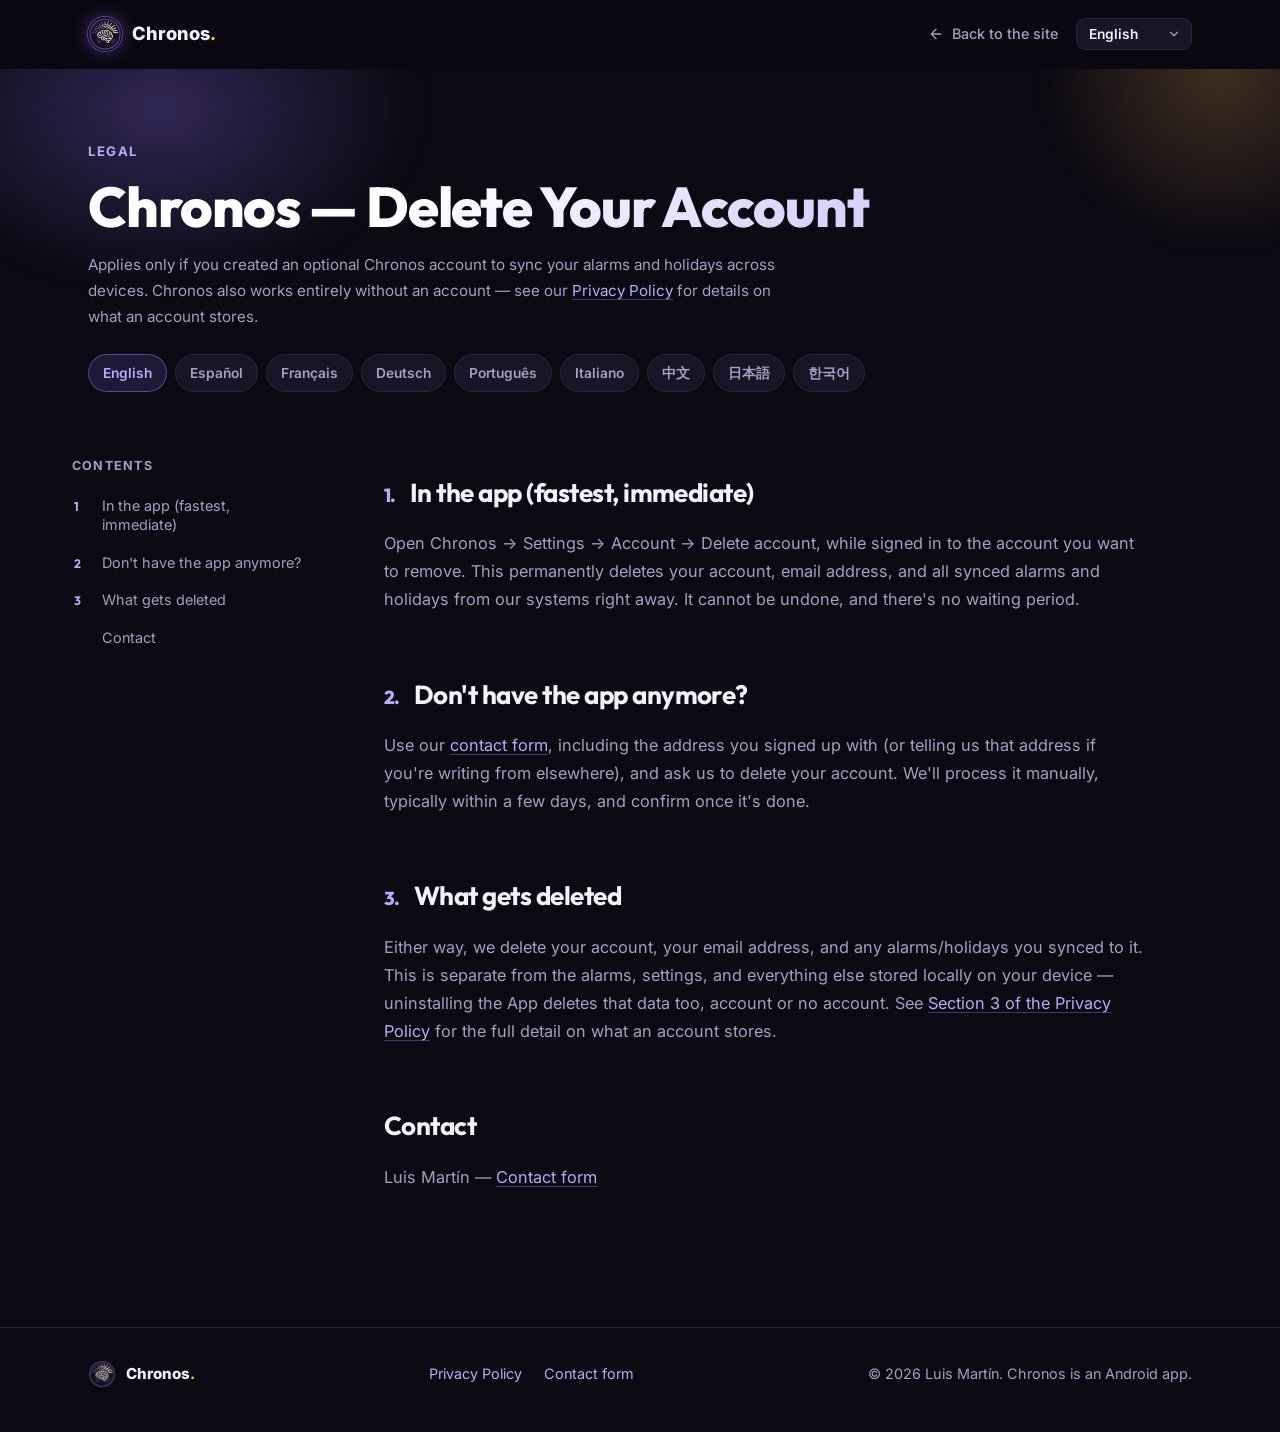
<file: delete-account.html>
<!DOCTYPE html>
<html lang="en">
<head>
<meta charset="utf-8">
<meta name="viewport" content="width=device-width, initial-scale=1">
<title>Chronos — Delete Your Account</title>
<meta name="description" content="How to delete your optional Chronos account and the data synced to it.">
<meta name="theme-color" content="#0b0912">
<link rel="icon" type="image/png" href="assets/favicon.png">
<link rel="stylesheet" href="legal.css">
<script src="legal.js"></script>
<link rel="preconnect" href="https://fonts.googleapis.com">
<link rel="preconnect" href="https://fonts.gstatic.com" crossorigin>
<link href="https://fonts.googleapis.com/css2?family=Inter:wght@400;500;600;700;800&family=Outfit:wght@600;700;800&display=swap" rel="stylesheet">
</head>
<body>

<header id="top" class="top">
  <div class="wrap top-row">
    <a class="brand" href="https://chronosintelligentalarm.com/">
      <img src="assets/logo.png" alt="" width="34" height="34">
      <span>Chronos<span class="dot">.</span></span>
    </a>
    <div class="top-right">
      <a class="back" href="https://chronosintelligentalarm.com/">
        <svg viewBox="0 0 24 24" width="24" height="24" fill="none" stroke="currentColor" stroke-width="2" stroke-linecap="round" stroke-linejoin="round" aria-hidden="true"><path d="M19 12H5M12 19l-7-7 7-7"></path></svg>
        <span class="back-text"><span data-l="en">Back to the site</span><span data-l="es">Volver a la web</span><span data-l="fr">Retour au site</span><span data-l="de">Zurück zur Website</span><span data-l="pt">Voltar ao site</span><span data-l="it">Torna al sito</span><span data-l="zh">返回网站</span><span data-l="ja">サイトに戻る</span><span data-l="ko">사이트로 돌아가기</span></span>
      </a>
      <label class="lang-select">
        <span class="sr-only">Language</span>
        <select id="lang-select"><option value="en" lang="en">English</option><option value="es" lang="es">Español</option><option value="fr" lang="fr">Français</option><option value="de" lang="de">Deutsch</option><option value="pt" lang="pt">Português</option><option value="it" lang="it">Italiano</option><option value="zh" lang="zh">中文</option><option value="ja" lang="ja">日本語</option><option value="ko" lang="ko">한국어</option></select>
        <svg viewBox="0 0 24 24" width="24" height="24" fill="none" stroke="currentColor" stroke-width="2" stroke-linecap="round" stroke-linejoin="round" aria-hidden="true"><path d="M6 9l6 6 6-6"></path></svg>
      </label>
    </div>
  </div>
</header>

<main>
  <section class="hero">
    <div class="glow" aria-hidden="true"></div>
    <div class="glow-b" aria-hidden="true"></div>
    <div class="wrap hero-inner">
      <div class="kicker">Legal</div>
      <div class="hero-slot" id="hero-slot"></div>
      <nav class="langs" aria-label="Language"><a href="#en" hreflang="en" lang="en">English</a><a href="#es" hreflang="es" lang="es">Español</a><a href="#fr" hreflang="fr" lang="fr">Français</a><a href="#de" hreflang="de" lang="de">Deutsch</a><a href="#pt" hreflang="pt" lang="pt">Português</a><a href="#it" hreflang="it" lang="it">Italiano</a><a href="#zh" hreflang="zh" lang="zh">中文</a><a href="#ja" hreflang="ja" lang="ja">日本語</a><a href="#ko" hreflang="ko" lang="ko">한국어</a></nav>
    </div>
  </section>

  <div class="wrap layout">
    <aside class="side">
      <nav class="toc" aria-label="Contents">
        <div class="toc-label"><span data-l="en">Contents</span><span data-l="es">Contenido</span><span data-l="fr">Sommaire</span><span data-l="de">Inhalt</span><span data-l="pt">Conteúdo</span><span data-l="it">Indice</span><span data-l="zh">目录</span><span data-l="ja">目次</span><span data-l="ko">목차</span></div>
        <div class="toc-links" id="toc-links"></div>
      </nav>
    </aside>
    <article class="doc" id="doc">
<!-- LEGAL:BEGIN — Legal text, copied verbatim from the Chronos repo (docs/legal/). To republish,
     replace everything between LEGAL:BEGIN and LEGAL:END with the updated language blocks
     (<h1 id="en"> … <h1 id="ko"> …). The design is applied by legal.css / legal.js at runtime;
     do not edit the text here. -->
<!-- ============================== EN ============================== -->
<h1 id="en">Chronos — Delete Your Account</h1>
<p class="muted">Applies only if you created an optional Chronos account to sync your alarms and
holidays across devices. Chronos also works entirely without an account — see our
<a href="./">Privacy Policy</a> for details on what an account stores.</p>

<h2>1. In the app (fastest, immediate)</h2>
<p>Open Chronos → Settings → Account → Delete account, while signed in to the account you want to
remove. This permanently deletes your account, email address, and all synced alarms and holidays
from our systems right away. It cannot be undone, and there's no waiting period.</p>

<h2>2. Don't have the app anymore?</h2>
<p>Use our <a href="https://chronosintelligentalarm.com/contact/?category=deletion">contact form</a>,
including the address you signed up with (or telling us that address if you're writing from
elsewhere), and ask us to delete your account. We'll process it manually, typically within a few
days, and confirm once it's done.</p>

<h2>3. What gets deleted</h2>
<p>Either way, we delete your account, your email address, and any alarms/holidays you synced to
it. This is separate from the alarms, settings, and everything else stored locally on your
device — uninstalling the App deletes that data too, account or no account. See
<a href="./">Section 3 of the Privacy Policy</a> for the full detail on what an account stores.</p>

<h2>Contact</h2>
<p>Luis Martín — <a href="https://chronosintelligentalarm.com/contact/">Contact form</a></p>

<hr class="divider">

<!-- ============================== ES ============================== -->
<h1 id="es">Chronos — Eliminar tu cuenta</h1>
<p class="muted">Solo aplica si creaste una cuenta opcional de Chronos para sincronizar tus
alarmas y festivos entre dispositivos. Chronos también funciona por completo sin cuenta — consulta
nuestra <a href="./">Política de Privacidad</a> para ver qué guarda una cuenta.</p>

<h2>1. Desde la app (lo más rápido, inmediato)</h2>
<p>Abre Chronos → Ajustes → Cuenta → Eliminar cuenta, con la sesión iniciada en la cuenta que
quieres eliminar. Esto borra de inmediato y de forma permanente tu cuenta, tu correo electrónico y
todas las alarmas y festivos sincronizados de nuestros sistemas. No se puede deshacer, y no hay
ningún periodo de espera.</p>

<h2>2. ¿Ya no tienes la app?</h2>
<p>Usa nuestro <a href="https://chronosintelligentalarm.com/contact/?category=deletion">formulario de
contacto</a>, indicando el correo con el que te registraste (o esa dirección, si escribes desde
otra), y pídenos que eliminemos tu cuenta. Lo tramitaremos manualmente, normalmente en pocos días,
y te confirmaremos cuando esté hecho.</p>

<h2>3. Qué se elimina</h2>
<p>En cualquiera de los dos casos, eliminamos tu cuenta, tu correo electrónico y las alarmas o
festivos que hayas sincronizado con ella. Esto es independiente de las alarmas, ajustes y todo lo
demás que se guarda localmente en tu dispositivo — desinstalar la App también elimina esos datos,
tengas cuenta o no. Consulta la
<a href="./">sección 3 de la Política de Privacidad</a> para el detalle completo de qué guarda una
cuenta.</p>

<h2>Contacto</h2>
<p>Luis Martín — <a href="https://chronosintelligentalarm.com/contact/">Formulario de contacto</a></p>

<hr class="divider">

<!-- ============================== FR ============================== -->
<h1 id="fr">Chronos — Supprimer votre compte</h1>
<p class="muted">S'applique uniquement si vous avez créé un compte Chronos optionnel pour
synchroniser vos alarmes et jours fériés entre appareils. Chronos fonctionne aussi entièrement
sans compte — consultez notre <a href="./">Politique de Confidentialité</a> pour savoir ce qu'un
compte stocke.</p>

<h2>1. Depuis l'App (le plus rapide, immédiat)</h2>
<p>Ouvrez Chronos → Paramètres → Compte → Supprimer le compte, connecté au compte que vous
souhaitez supprimer. Cela supprime immédiatement et définitivement votre compte, votre adresse
e-mail et toutes les alarmes/jours fériés synchronisés de nos systèmes. C'est irréversible, et il
n'y a aucun délai d'attente.</p>

<h2>2. Vous n'avez plus l'App ?</h2>
<p>Utilisez notre <a href="https://chronosintelligentalarm.com/contact/?category=deletion">formulaire de
contact</a>, en indiquant l'adresse avec laquelle vous vous êtes inscrit (ou cette adresse, si vous
écrivez depuis une autre), et demandez-nous de supprimer votre compte. Nous le traiterons
manuellement, généralement sous quelques jours, et vous confirmerons une fois terminé.</p>

<h2>3. Ce qui est supprimé</h2>
<p>Dans les deux cas, nous supprimons votre compte, votre adresse e-mail et les alarmes/jours
fériés que vous y avez synchronisés. Cela est distinct des alarmes, réglages et de tout ce qui est
stocké localement sur votre appareil — désinstaller l'App supprime aussi ces données, avec ou sans
compte. Voir la
<a href="./">section 3 de la Politique de Confidentialité</a> pour le détail complet de ce qu'un
compte stocke.</p>

<h2>Contact</h2>
<p>Luis Martín — <a href="https://chronosintelligentalarm.com/contact/">Formulaire de contact</a></p>

<hr class="divider">

<!-- ============================== DE ============================== -->
<h1 id="de">Chronos — Ihr Konto löschen</h1>
<p class="muted">Gilt nur, wenn Sie ein optionales Chronos-Konto angelegt haben, um Ihre Wecker
und Feiertage zwischen Geräten zu synchronisieren. Chronos funktioniert auch vollständig ohne
Konto — siehe unsere <a href="./">Datenschutzerklärung</a> für Details, was ein Konto speichert.</p>

<h2>1. In der App (am schnellsten, sofort)</h2>
<p>Öffnen Sie Chronos → Einstellungen → Konto → Konto löschen, während Sie mit dem zu löschenden
Konto angemeldet sind. Dadurch werden Ihr Konto, Ihre E-Mail-Adresse und alle synchronisierten
Wecker/Feiertage sofort dauerhaft aus unseren Systemen gelöscht. Dies kann nicht rückgängig gemacht
werden, und es gibt keine Wartezeit.</p>

<h2>2. Haben Sie die App nicht mehr?</h2>
<p>Nutzen Sie unser <a href="https://chronosintelligentalarm.com/contact/?category=deletion">Kontaktformular</a>
und geben Sie die Adresse an, mit der Sie sich registriert haben (oder diese Adresse, falls Sie von
einer anderen schreiben), und bitten Sie uns, Ihr Konto zu löschen. Wir bearbeiten dies manuell, in
der Regel innerhalb weniger Tage, und bestätigen den Abschluss.</p>

<h2>3. Was gelöscht wird</h2>
<p>In beiden Fällen löschen wir Ihr Konto, Ihre E-Mail-Adresse und alle damit synchronisierten
Wecker/Feiertage. Dies ist getrennt von den Weckern, Einstellungen und allem anderen, was lokal
auf Ihrem Gerät gespeichert ist — das Deinstallieren der App löscht auch diese Daten, mit oder ohne
Konto. Siehe
<a href="./">Abschnitt 3 der Datenschutzerklärung</a> für alle Details dazu, was ein Konto
speichert.</p>

<h2>Kontakt</h2>
<p>Luis Martín — <a href="https://chronosintelligentalarm.com/contact/">Kontaktformular</a></p>

<hr class="divider">

<!-- ============================== PT ============================== -->
<h1 id="pt">Chronos — Eliminar a sua conta</h1>
<p class="muted">Aplica-se apenas se criou uma conta Chronos opcional para sincronizar os seus
alarmes e feriados entre dispositivos. O Chronos também funciona por completo sem conta — consulte
a nossa <a href="./">Política de Privacidade</a> para saber o que uma conta guarda.</p>

<h2>1. Na App (mais rápido, imediato)</h2>
<p>Abra o Chronos → Configurações → Conta → Eliminar conta, com a sessão iniciada na conta que
pretende remover. Isto elimina imediata e permanentemente a sua conta, o seu e-mail e todos os
alarmes/feriados sincronizados dos nossos sistemas. Não pode ser desfeito, e não há qualquer
período de espera.</p>

<h2>2. Já não tem a App?</h2>
<p>Utilize o nosso <a href="https://chronosintelligentalarm.com/contact/?category=deletion">formulário de
contacto</a>, indicando o e-mail com que se registou (ou esse e-mail, se estiver a escrever de outro
endereço), e peça-nos para eliminar a sua conta. Trataremos disso manualmente, normalmente em
poucos dias, e confirmaremos quando estiver concluído.</p>

<h2>3. O que é eliminado</h2>
<p>Em qualquer dos casos, eliminamos a sua conta, o seu e-mail e os alarmes/feriados que
sincronizou com ela. Isto é independente dos alarmes, definições e tudo o resto guardado
localmente no seu dispositivo — desinstalar a App também elimina esses dados, com ou sem conta.
Consulte a
<a href="./">secção 3 da Política de Privacidade</a> para o detalhe completo do que uma conta
guarda.</p>

<h2>Contacto</h2>
<p>Luis Martín — <a href="https://chronosintelligentalarm.com/contact/">Formulário de contacto</a></p>

<hr class="divider">

<!-- ============================== IT ============================== -->
<h1 id="it">Chronos — Elimina il tuo account</h1>
<p class="muted">Si applica solo se hai creato un account Chronos facoltativo per sincronizzare le
tue sveglie e festività tra dispositivi. Chronos funziona anche completamente senza account —
consulta la nostra <a href="./">Informativa sulla Privacy</a> per i dettagli su cosa memorizza un
account.</p>

<h2>1. Dall'App (il più veloce, immediato)</h2>
<p>Apri Chronos → Impostazioni → Account → Elimina account, mentre hai effettuato l'accesso
all'account che vuoi rimuovere. Questo elimina immediatamente e permanentemente il tuo account, la
tua e-mail e tutte le sveglie/festività sincronizzate dai nostri sistemi. Non può essere annullato
e non c'è alcun periodo di attesa.</p>

<h2>2. Non hai più l'App?</h2>
<p>Usa il nostro <a href="https://chronosintelligentalarm.com/contact/?category=deletion">modulo di
contatto</a>, indicando l'indirizzo con cui ti sei registrato (o tale indirizzo, se scrivi da un
altro), e chiedici di eliminare il tuo account. Lo elaboreremo manualmente, in genere entro pochi
giorni, e ti confermeremo il completamento.</p>

<h2>3. Cosa viene eliminato</h2>
<p>In entrambi i casi, eliminiamo il tuo account, la tua e-mail e le sveglie/festività che vi hai
sincronizzato. Questo è distinto dalle sveglie, impostazioni e tutto il resto memorizzato
localmente sul tuo dispositivo — disinstallare l'App elimina anche quei dati, con o senza account.
Consulta l'
<a href="./">sezione 3 dell'Informativa sulla Privacy</a> per il dettaglio completo di cosa
memorizza un account.</p>

<h2>Contatto</h2>
<p>Luis Martín — <a href="https://chronosintelligentalarm.com/contact/">Modulo di contatto</a></p>

<hr class="divider">

<!-- ============================== ZH ============================== -->
<h1 id="zh">Chronos — 删除您的账号</h1>
<p class="muted">仅适用于您为了在设备间同步闹钟和节假日而创建了可选的 Chronos
账号的情况。Chronos 在没有账号的情况下也能完全正常使用——请参阅我们的
<a href="./">隐私政策</a>了解账号会存储哪些内容。</p>

<h2>1. 在应用内（最快，立即生效）</h2>
<p>打开 Chronos → 设置 → 账号 → 删除账号，需要先登录您想要删除的账号。这会立即从我们的系统中
永久删除您的账号、电子邮箱以及所有已同步的闹钟/节假日。此操作无法撤销，也没有等待期。</p>

<h2>2. 已经没有这个应用了？</h2>
<p>请使用我们的<a href="https://chronosintelligentalarm.com/contact/?category=deletion">联系表单</a>，
填写您注册时使用的邮箱（如果您从其他邮箱发送，请告知我们该邮箱），并要求我们删除您的账号。我们会
手动处理，通常在几天内完成，并在完成后与您确认。</p>

<h2>3. 会删除哪些内容</h2>
<p>无论采用哪种方式，我们都会删除您的账号、电子邮箱，以及您同步到该账号的闹钟/节假日。这与您设备
本地存储的闹钟、设置及其他所有内容是分开的——卸载本应用同样会删除那些数据，无论是否有账号。关于
账号会存储哪些内容的完整说明，请参阅
<a href="./">隐私政策第 3 节</a>。</p>

<h2>联系方式</h2>
<p>Luis Martín — <a href="https://chronosintelligentalarm.com/contact/">联系表单</a></p>

<hr class="divider">

<!-- ============================== JA ============================== -->
<h1 id="ja">Chronos — アカウントの削除</h1>
<p class="muted">これは、端末間でアラームや祝日を同期するために任意の Chronos
アカウントを作成した場合にのみ適用されます。Chronos はアカウントなしでも完全に利用できます —
アカウントが何を保存するかについては<a href="./">プライバシーポリシー</a>をご覧ください。</p>

<h2>1. アプリ内から（最も早く、即座に反映）</h2>
<p>削除したいアカウントでサインインした状態で、Chronos → 設定 → アカウント →
アカウントを削除を開いてください。これにより、お客様のアカウント、メールアドレス、および同期済み
のすべてのアラーム/祝日が、当方のシステムから即座かつ完全に削除されます。この操作は取り消せず、
待機期間もありません。</p>

<h2>2. すでにアプリをお持ちでない場合</h2>
<p><a href="https://chronosintelligentalarm.com/contact/?category=deletion">お問い合わせフォーム</a>に
ご登録のメールアドレスをご記入のうえ（別のアドレスからご連絡の場合は登録アドレスをお知らせくださ
い）、アカウントの削除をご依頼ください。通常数日以内に手動で対応し、完了後にご連絡いたします。</p>

<h2>3. 削除される内容</h2>
<p>いずれの方法でも、お客様のアカウント、メールアドレス、およびそこに同期されたアラーム/祝日を
削除します。これは端末内にローカル保存されているアラーム、設定、その他すべてのデータとは別のもの
です — 本アプリをアンインストールすると、アカウントの有無にかかわらずそれらのデータも削除されま
す。アカウントが何を保存するかの詳細については、
<a href="./">プライバシーポリシー第3項</a>をご覧ください。</p>

<h2>お問い合わせ</h2>
<p>Luis Martín — <a href="https://chronosintelligentalarm.com/contact/">お問い合わせフォーム</a></p>

<hr class="divider">

<!-- ============================== KO ============================== -->
<h1 id="ko">Chronos — 계정 삭제</h1>
<p class="muted">기기 간에 알람과 공휴일을 동기화하기 위해 선택적으로 Chronos 계정을 만든
경우에만 해당합니다. Chronos는 계정 없이도 완전히 사용할 수 있습니다 — 계정이 무엇을 저장하는지는
<a href="./">개인정보 처리방침</a>을 참조하세요.</p>

<h2>1. 앱에서 (가장 빠르고 즉시 적용)</h2>
<p>삭제하려는 계정으로 로그인한 상태에서 Chronos → 설정 → 계정 → 계정 삭제를 여세요. 이렇게
하면 당사 시스템에서 계정, 이메일 주소, 동기화된 모든 알람/공휴일이 즉시 영구적으로 삭제됩니다.
이 작업은 되돌릴 수 없으며, 대기 기간도 없습니다.</p>

<h2>2. 더 이상 앱이 없으신가요?</h2>
<p>저희 <a href="https://chronosintelligentalarm.com/contact/?category=deletion">문의 양식</a>을 이용해
가입 시 사용한 이메일을 알려주시고(다른 주소에서 연락하시는 경우 가입 이메일을 알려주세요), 계정
삭제를 요청해 주세요. 보통 며칠 이내에 수동으로 처리해 드리며, 완료되면 확인해 드립니다.</p>

<h2>3. 삭제되는 항목</h2>
<p>두 경우 모두 계정, 이메일 주소, 그리고 해당 계정에 동기화한 알람/공휴일을 삭제합니다. 이는
기기에 로컬로 저장된 알람, 설정 및 기타 모든 항목과는 별개입니다 — 앱을 삭제하면 계정 유무와
관계없이 해당 데이터도 함께 삭제됩니다. 계정이 저장하는 내용에 대한 전체 설명은
<a href="./">개인정보 처리방침 3항</a>을 참조하세요.</p>

<h2>문의</h2>
<p>Luis Martín — <a href="https://chronosintelligentalarm.com/contact/">문의 양식</a></p>
<!-- LEGAL:END -->
    </article>
  </div>
</main>

<footer>
  <div class="wrap foot-row">
    <div class="foot-brand">
      <img src="assets/logo.png" alt="" width="28" height="28">
      <span>Chronos<span class="dot" style="color: #ffb457;">.</span></span>
    </div>
    <div class="foot-links">
      <a href="./"><span data-l="en">Privacy Policy</span><span data-l="es">Política de privacidad</span><span data-l="fr">Politique de confidentialité</span><span data-l="de">Datenschutzerklärung</span><span data-l="pt">Política de privacidade</span><span data-l="it">Informativa sulla privacy</span><span data-l="zh">隐私政策</span><span data-l="ja">プライバシーポリシー</span><span data-l="ko">개인정보 처리방침</span></a>
      <a href="https://chronosintelligentalarm.com/contact/"><span data-l="en">Contact form</span><span data-l="es">Formulario de contacto</span><span data-l="fr">Formulaire de contact</span><span data-l="de">Kontaktformular</span><span data-l="pt">Formulário de contacto</span><span data-l="it">Modulo di contatto</span><span data-l="zh">联系表单</span><span data-l="ja">お問い合わせフォーム</span><span data-l="ko">문의 양식</span></a>
    </div>
    <div><span data-l="en">© 2026 Luis Martín. Chronos is an Android app.</span><span data-l="es">© 2026 Luis Martín. Chronos es una app para Android.</span><span data-l="fr">© 2026 Luis Martín. Chronos est une application Android.</span><span data-l="de">© 2026 Luis Martín. Chronos ist eine Android-App.</span><span data-l="pt">© 2026 Luis Martín. Chronos é uma app para Android.</span><span data-l="it">© 2026 Luis Martín. Chronos è un'app per Android.</span><span data-l="zh">© 2026 Luis Martín。Chronos 是一款 Android 应用。</span><span data-l="ja">© 2026 Luis Martín。Chronos は Android アプリです。</span><span data-l="ko">© 2026 Luis Martín. Chronos는 Android 앱입니다.</span></div>
  </div>
</footer>

</body>
</html>
</file>
<file: legal.css>
/* Chronos — Legal pages. Shared by index.html and delete-account.html.
   Visual system mirrors https://chronosintelligentalarm.com/ (chronos-web/docs/index.html)
   and the approved mockup chronos-web/design/Legal.dc.html. */

:root {
  --bg: #0b0912;
  --bg2: #150f24;
  --card: #191426;
  --card-hover: #201933;
  --border: #2b2340;
  --text: #f4f1fb;
  --muted: #a89ec3;
  --accent: #8b6cf0;
  --accent-light: #bcaaf6;           /* fallback for browsers without color-mix() */
  --accent-dim: rgba(139, 108, 240, .16);
  --accent-55: rgba(139, 108, 240, .55);
  --accent-45: rgba(139, 108, 240, .45);
  --warm: #ffb457;
  --cjk: "Hiragino Sans", "Noto Sans CJK SC", "Noto Sans SC", "PingFang SC", "Microsoft YaHei";
  --display: 'Outfit', 'Inter', -apple-system, "Segoe UI", Roboto, "Noto Sans", var(--cjk), sans-serif;
  --body: 'Inter', -apple-system, "Segoe UI", Roboto, "Noto Sans", var(--cjk), sans-serif;
  color-scheme: dark;
}
@supports (color: color-mix(in srgb, red 50%, blue)) {
  :root {
    --accent-light: color-mix(in srgb, var(--accent) 58%, #ffffff);
    --accent-dim: color-mix(in srgb, var(--accent) 16%, transparent);
    --accent-55: color-mix(in srgb, var(--accent) 55%, transparent);
    --accent-45: color-mix(in srgb, var(--accent) 45%, transparent);
  }
}

/* Language-specific font stacks so zh / ja / ko never fall back to a poor face. */
:lang(ja) { --cjk: "Hiragino Sans", "Hiragino Kaku Gothic ProN", "Noto Sans CJK JP", "Noto Sans JP", "Yu Gothic", Meiryo; }
:lang(zh) { --cjk: "PingFang SC", "Hiragino Sans GB", "Noto Sans CJK SC", "Noto Sans SC", "Microsoft YaHei", "Hiragino Sans"; }
:lang(ko) { --cjk: "Apple SD Gothic Neo", "Noto Sans CJK KR", "Noto Sans KR", "Malgun Gothic", "Hiragino Sans"; }

* { box-sizing: border-box; }
html { background: var(--bg); }
@media (prefers-reduced-motion: no-preference) { html { scroll-behavior: smooth; } }
body { margin: 0; background: var(--bg); color: var(--text); font-family: var(--body); line-height: 1.6; -webkit-font-smoothing: antialiased; }
a { color: var(--accent-light); text-decoration: none; }
a:hover { color: #ffffff; }
h1, h2, h3 { font-family: var(--display); letter-spacing: -0.02em; margin: 0; }
:lang(ja) h1, :lang(ja) h2, :lang(zh) h1, :lang(zh) h2, :lang(ko) h1, :lang(ko) h2 { letter-spacing: 0; }
img { max-width: 100%; }
.wrap { max-width: 1160px; margin: 0 auto; padding: 0 28px; position: relative; }
.sr-only { position: absolute; width: 1px; height: 1px; padding: 0; margin: -1px; overflow: hidden; clip: rect(0, 0, 0, 0); white-space: nowrap; border: 0; }
:focus-visible { outline: 2px solid var(--accent-light); outline-offset: 3px; border-radius: 6px; }

/* UI strings: one <span data-l="xx"> per language. JS shows the active one; without JS, English. */
html.js [data-l] { display: none; }
html.js[data-lang="en"] [data-l="en"], html.js[data-lang="es"] [data-l="es"], html.js[data-lang="fr"] [data-l="fr"],
html.js[data-lang="de"] [data-l="de"], html.js[data-lang="pt"] [data-l="pt"], html.js[data-lang="it"] [data-l="it"],
html.js[data-lang="zh"] [data-l="zh"], html.js[data-lang="ja"] [data-l="ja"], html.js[data-lang="ko"] [data-l="ko"] { display: inline; }
html:not(.js) [data-l]:not([data-l="en"]) { display: none; }

/* ===== Header ===== */
.top { position: sticky; top: 0; z-index: 20; backdrop-filter: blur(16px); -webkit-backdrop-filter: blur(16px);
  background: rgba(11, 9, 18, 0.66); border-bottom: 1px solid transparent; transition: border-color .3s ease, background .3s ease; }
.top.scrolled { border-bottom-color: var(--border); background: rgba(11, 9, 18, 0.86); }
.top-row { display: flex; align-items: center; justify-content: space-between; gap: 24px; height: 68px; }
.brand { display: flex; align-items: center; gap: 10px; font-weight: 800; font-size: 1.15em; color: var(--text); }
.brand:hover { color: var(--text); }
.brand img { width: 34px; height: 34px; border-radius: 50%; display: block; box-shadow: 0 0 0 1px rgba(139,108,240,.5), 0 0 18px rgba(139,108,240,.45); }
.brand .dot { color: var(--warm); }
.top-right { display: flex; align-items: center; gap: 18px; }
.back { display: inline-flex; align-items: center; gap: 8px; color: var(--muted); font-size: 0.9em; font-weight: 500; transition: color .15s ease; }
.back:hover { color: var(--text); }
.back svg { width: 16px; height: 16px; flex: none; }
.lang-select { position: relative; display: inline-flex; align-items: center; }
html:not(.js) .lang-select { display: none; }
.lang-select select { appearance: none; -webkit-appearance: none; background: var(--card); border: 1px solid var(--border); color: var(--text);
  border-radius: 9px; padding: 7px 34px 7px 12px; font: 600 0.86em var(--body); cursor: pointer; transition: border-color .15s ease; }
.lang-select select:hover { border-color: var(--accent-55); }
.lang-select svg { position: absolute; right: 11px; width: 14px; height: 14px; color: var(--muted); pointer-events: none; }

/* ===== Hero ===== */
/* overflow: clip (not hidden): a hidden-overflow hero is a scroll container, and navigating to #en … #ko would then
   align the hero itself under the sticky header instead of leaving the page at the top. */
.hero { position: relative; overflow: hidden; overflow: clip; padding: 72px 0 40px; scroll-margin-top: 100vh; }
.glow { position: absolute; width: 760px; height: 520px; left: -220px; top: -220px; border-radius: 50%; pointer-events: none;
  background: radial-gradient(closest-side, rgba(139,108,240,.30), transparent 70%); filter: blur(10px); }
.glow-b { position: absolute; width: 520px; height: 520px; right: -200px; top: -260px; border-radius: 50%; pointer-events: none;
  background: radial-gradient(closest-side, rgba(255,180,87,.22), transparent 70%); filter: blur(10px); }
.hero-inner { display: flex; flex-direction: column; gap: 16px; }
.kicker { color: var(--accent-light); font-weight: 700; font-size: 0.82em; letter-spacing: .12em; text-transform: uppercase; }
.hero-slot { display: flex; flex-direction: column; gap: 16px; }
.hero-slot:empty { display: none; }
/* The <h1> and its <p class="muted"> are the document's own; JS moves them here. Without JS they stay in the article (see below).
   Navigating to #en … #ko lands on the <h1>: a large scroll margin keeps the whole hero in view instead of tucking the title under the sticky header. */
.hero-slot h1 { scroll-margin-top: 100vh; }
.hero-slot h1, html:not(.js) .doc h1 { font-size: 56px; line-height: 1.04; font-weight: 800;
  background: linear-gradient(135deg, #ffffff 30%, var(--accent-light)); -webkit-background-clip: text; background-clip: text; color: transparent; }
.hero-slot p.muted, html:not(.js) .doc > p.muted { color: var(--muted); font-size: 0.95em; line-height: 1.7; margin: 0; max-width: 720px; }
.hero-slot p.muted a, html:not(.js) .doc > p.muted a { text-decoration: underline; text-decoration-color: var(--accent-45); text-underline-offset: 3px; }
.langs { display: flex; flex-wrap: wrap; gap: 8px; margin-top: 8px; }
.langs a { padding: 7px 14px; border-radius: 999px; background: var(--card); border: 1px solid var(--border); color: var(--muted); font-size: 0.86em; font-weight: 600; transition: border-color .15s ease, color .15s ease; }
.langs a:hover { color: var(--text); border-color: var(--accent-55); }
.langs a.on { background: var(--accent-dim); color: var(--accent-light); border-color: var(--accent-55); }

/* ===== Layout: sticky table of contents + article ===== */
.layout { display: grid; grid-template-columns: 260px minmax(0, 1fr); gap: 64px; align-items: start; padding: 24px 0 120px; }
.side { position: sticky; top: 92px; }
.toc { display: flex; flex-direction: column; gap: 2px; }
.toc-label { font-size: 0.78em; font-weight: 700; letter-spacing: .1em; text-transform: uppercase; color: var(--muted); margin-bottom: 10px; padding: 0 12px; }
.toc-links { display: flex; flex-direction: column; gap: 2px; }
.toc a { display: flex; gap: 10px; align-items: baseline; padding: 8px 12px; border-radius: 10px; color: var(--muted); font-size: 0.9em; line-height: 1.35; border-left: 2px solid transparent; transition: color .15s ease, background .15s ease; }
.toc a .num { font-family: var(--display); font-weight: 700; color: var(--accent-light); font-size: 0.85em; min-width: 18px; flex: none; }
.toc a:hover { color: var(--text); background: var(--card); }
.toc a.active { color: var(--text); background: var(--card); border-left-color: var(--accent); }
html:not(.js) .layout { grid-template-columns: minmax(0, 1fr); }
html:not(.js) .side { display: none; }
html:not(.js) .doc { margin: 0 auto; }

/* ===== Article ===== */
.doc { max-width: 760px; }
.doc .lang-nav { display: none; }                     /* legacy in-document language nav, replaced by the hero pills */
html.js .doc > :not(section.lang.active) { display: none; }   /* JS shows one language; before JS wraps, nothing flashes */
.doc p, .doc li { color: var(--muted); font-size: 1.02em; line-height: 1.72; }
:lang(ja) .doc p, :lang(ja) .doc li, :lang(zh) .doc p, :lang(zh) .doc li, :lang(ko) .doc p, :lang(ko) .doc li { line-height: 1.85; }
.doc p { margin: 0 0 16px; }
.doc strong { color: var(--text); font-weight: 600; }
/* Summary: the first paragraph of the policy, as a highlighted card */
.doc .lang > p:first-child:not(.muted), html:not(.js) .doc > p.muted + p { font-size: 1.12em; color: var(--text); background: var(--card); border: 1px solid var(--border); border-radius: 16px; padding: 22px 24px;
  background-image: radial-gradient(420px 200px at 0% 0%, var(--accent-dim), transparent 70%); }
.doc h2 { font-size: 26px; font-weight: 700; margin: 52px 0 16px; padding-top: 8px; display: flex; gap: 14px; align-items: baseline; scroll-margin-top: 90px; }
.doc h2 .num { color: var(--accent-light); font-size: 0.72em; font-weight: 800; flex: none; }
.doc .lang > h2:first-child { margin-top: 8px; }
.doc ul { margin: 0 0 18px; padding-left: 0; list-style: none; display: flex; flex-direction: column; gap: 10px; }
.doc li { padding-left: 22px; position: relative; }
.doc li::before { content: ""; position: absolute; left: 4px; top: 0.75em; width: 7px; height: 7px; border-radius: 50%; background: var(--accent); }
.doc a { color: var(--accent-light); text-decoration: underline; text-decoration-color: var(--accent-45); text-underline-offset: 3px; }
.doc a:hover { color: #ffffff; }
/* Tables as cards. JS wraps each table in .tablewrap (horizontal scroll on narrow screens); the table carries the card look on its own without JS. */
.doc table { border-collapse: separate; border-spacing: 0; width: 100%; font-size: 0.95em; margin: 6px 0 20px; border: 1px solid var(--border); border-radius: 14px; overflow: hidden; background: var(--card); }
.tablewrap { overflow-x: auto; margin: 6px 0 20px; border: 1px solid var(--border); border-radius: 14px; background: var(--card); }
.tablewrap table { margin: 0; border: none; border-radius: 0; }
.doc th, .doc td { padding: 12px 16px; text-align: left; vertical-align: top; border-top: 1px solid var(--border); color: var(--muted); line-height: 1.55; }
.doc tr:first-child th, .doc tr:first-child td { border-top: none; }
.doc th { background: var(--bg2); color: var(--text); font-weight: 700; font-size: 0.86em; letter-spacing: .04em; text-transform: uppercase; }
.doc td:first-child { color: var(--text); font-weight: 600; white-space: nowrap; }
/* Without JS: every language stacked, separated as in the original document */
html:not(.js) .doc h1 { font-size: 44px; margin: 0 0 12px; scroll-margin-top: 96px; }
html:not(.js) .doc > p.muted { margin-bottom: 28px; }
html:not(.js) .doc hr.divider { border: none; border-top: 1px solid var(--border); margin: 72px 0 64px; }

/* ===== Footer ===== */
footer { border-top: 1px solid var(--border); padding: 32px 0 44px; color: var(--muted); font-size: 0.9em; }
.foot-row { display: flex; justify-content: space-between; align-items: center; gap: 24px; flex-wrap: wrap; }
.foot-brand { display: flex; align-items: center; gap: 10px; font-weight: 800; font-size: 1.05em; color: var(--text); }
.foot-brand img { width: 28px; height: 28px; border-radius: 50%; }
.foot-links { display: flex; gap: 22px; flex-wrap: wrap; justify-content: center; }

@media (max-width: 900px) {
  .wrap { padding: 0 20px; }
  .top-row { gap: 12px; }
  .top-right { gap: 10px; }
  .hero { padding: 48px 0 28px; }
  .hero-slot h1, html:not(.js) .doc h1 { font-size: 36px; }
  .layout { grid-template-columns: 1fr; gap: 24px; padding-bottom: 80px; }
  .side { position: static; }
  .doc h2 { font-size: 22px; margin-top: 40px; }
  .doc td:first-child { white-space: normal; }
  .foot-row { flex-direction: column; text-align: center; gap: 14px; }
}
@media (max-width: 560px) {
  .back-text { display: none; }
  .brand { font-size: 1.05em; }
}
@media (prefers-reduced-motion: reduce) {
  *, *::before, *::after { transition: none !important; animation: none !important; }
}
</file>
